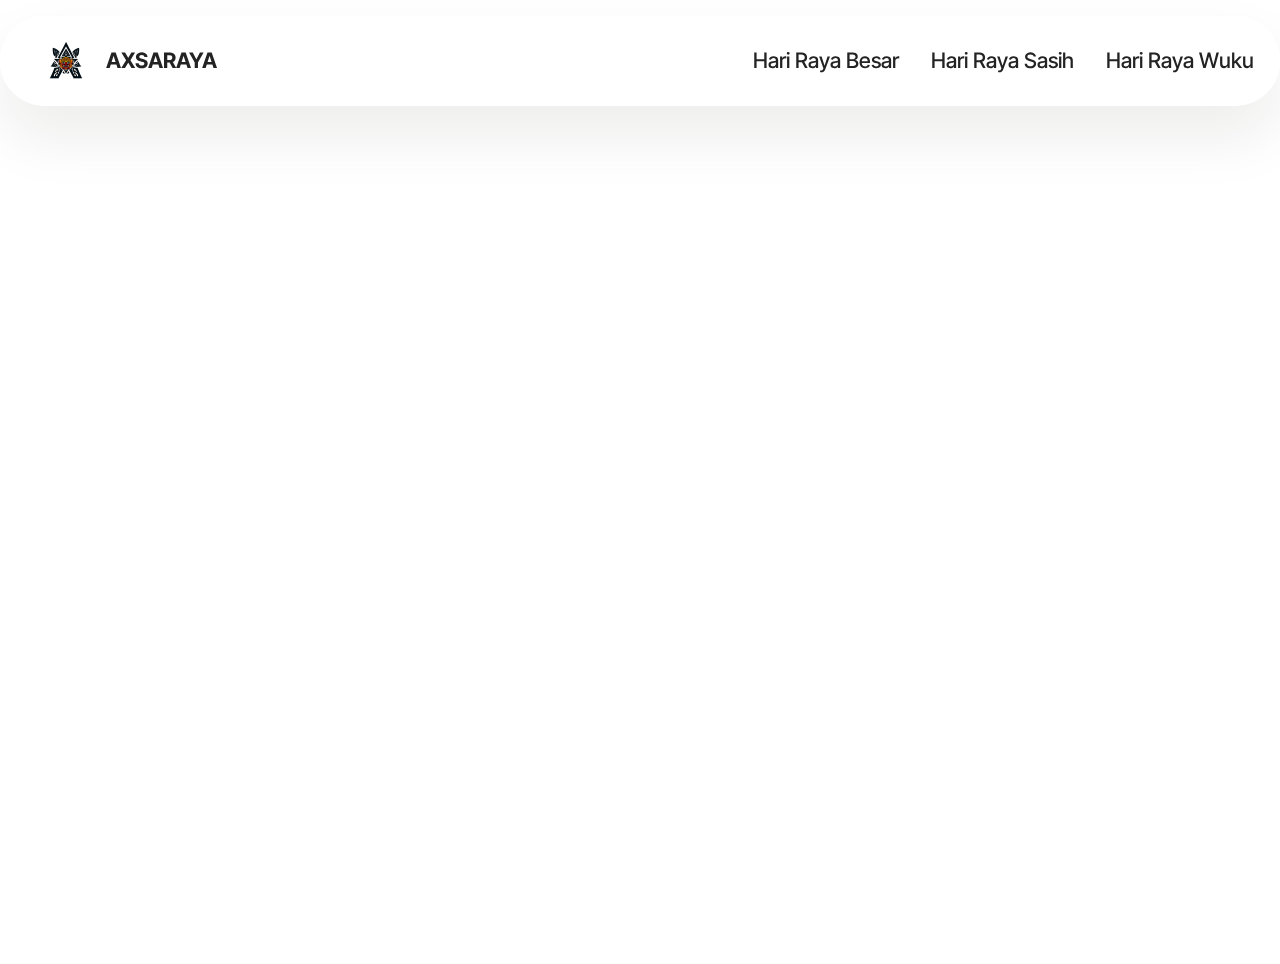
<file: index.html>
<!DOCTYPE html>
<html  >
<head>
  <!-- Site made with Mobirise Website Builder v5.9.18, https://mobirise.com -->
  <meta charset="UTF-8">
  <meta http-equiv="X-UA-Compatible" content="IE=edge">
  <meta name="generator" content="Mobirise v5.9.18, mobirise.com">
  <meta name="viewport" content="width=device-width, initial-scale=1, minimum-scale=1">
  <link rel="shortcut icon" href="assets/images/img-3746-96x96.png" type="image/x-icon">
  <meta name="description" content="">
  
  
  <title>Home</title>
  <link rel="stylesheet" href="assets/web/assets/mobirise-icons2/mobirise2.css">
  <link rel="stylesheet" href="assets/bootstrap/css/bootstrap.min.css">
  <link rel="stylesheet" href="assets/bootstrap/css/bootstrap-grid.min.css">
  <link rel="stylesheet" href="assets/bootstrap/css/bootstrap-reboot.min.css">
  <link rel="stylesheet" href="assets/animatecss/animate.css">
  <link rel="stylesheet" href="assets/dropdown/css/style.css">
  <link rel="stylesheet" href="assets/theme/css/style.css">
  <link rel="preload" href="https://fonts.googleapis.com/css?family=Inter+Tight:100,200,300,400,500,600,700,800,900,100i,200i,300i,400i,500i,600i,700i,800i,900i&display=swap" as="style" onload="this.onload=null;this.rel='stylesheet'">
  <noscript><link rel="stylesheet" href="https://fonts.googleapis.com/css?family=Inter+Tight:100,200,300,400,500,600,700,800,900,100i,200i,300i,400i,500i,600i,700i,800i,900i&display=swap"></noscript>
  <link rel="preload" href="https://fonts.googleapis.com/css?family=Merriweather:300,300i,400,400i,700,700i,900,900i&display=swap" as="style" onload="this.onload=null;this.rel='stylesheet'">
  <noscript><link rel="stylesheet" href="https://fonts.googleapis.com/css?family=Merriweather:300,300i,400,400i,700,700i,900,900i&display=swap"></noscript>
  <link rel="preload" as="style" href="assets/mobirise/css/mbr-additional.css?v=u4G2PP"><link rel="stylesheet" href="assets/mobirise/css/mbr-additional.css?v=u4G2PP" type="text/css">

  
  
  
</head>
<body>
  
  <section data-bs-version="5.1" class="menu menu2 cid-tJS6tZXiPa" once="menu" id="menu02-0">
	

	<nav class="navbar navbar-dropdown navbar-fixed-top navbar-expand-lg">
		<div class="container">
			<div class="navbar-brand">
				<span class="navbar-logo">
					<a href="https://mobirise.com">
						<img src="assets/images/img-3746-96x96.png" alt="Mobirise Website Builder" style="height: 3rem;">
					</a>
				</span>
				<span class="navbar-caption-wrap"><a class="navbar-caption text-black text-primary display-4" href="index.html#header05-1">AXSARAYA</a></span>
			</div>
			<button class="navbar-toggler" type="button" data-toggle="collapse" data-bs-toggle="collapse" data-target="#navbarSupportedContent" data-bs-target="#navbarSupportedContent" aria-controls="navbarNavAltMarkup" aria-expanded="false" aria-label="Toggle navigation">
				<div class="hamburger">
					<span></span>
					<span></span>
					<span></span>
					<span></span>
				</div>
			</button>
			<div class="collapse navbar-collapse" id="navbarSupportedContent">
				<ul class="navbar-nav nav-dropdown nav-right" data-app-modern-menu="true"><li class="nav-item">
						<a class="nav-link link text-black text-primary display-4" href="page1.html">Hari Raya Besar</a>
					</li>
					<li class="nav-item">
						<a class="nav-link link text-black text-primary display-4" href="page3.html" aria-expanded="false">Hari Raya Sasih</a>
					</li>
					<li class="nav-item">
						<a class="nav-link link text-black text-primary display-4" href="page2.html">Hari Raya Wuku</a>
					</li></ul>
				
				
			</div>
		</div>
	</nav>
</section>

<section data-bs-version="5.1" class="header16 cid-utjnxQvLMK mbr-fullscreen" data-bg-video="https://youtu.be/AJhPk93ksso?feature=shared" id="header17-1l">
  
  
  <div class="container-fluid">
    <div class="row">
      <div class="content-wrap col-12 col-md-12">
        <h1 class="mbr-section-title mbr-fonts-style mbr-white mb-4 display-1">
          <strong><br>Balinese Cultural Day</strong></h1>
        
        <p class="mbr-fonts-style mbr-text mbr-white mb-4 display-7">Balinese Cultural Day is a vibrant celebration filled with intricate rituals, traditional art performances, and deep spiritual practices that showcase the island's rich heritage and enduring commitment to communal harmony and cultural preservation.</p>
        
      </div>
    </div>
  </div>
</section><section class="display-7" style="padding: 0;align-items: center;justify-content: center;flex-wrap: wrap;    align-content: center;display: flex;position: relative;height: 4rem;"><a href="https://mobiri.se/3558641" style="flex: 1 1;height: 4rem;position: absolute;width: 100%;z-index: 1;"><img alt="" style="height: 4rem;" src="[data-uri]"></a><p style="margin: 0;text-align: center;" class="display-7">&#8204;</p><a style="z-index:1" href="https://mobirise.com/builder/ai-website-builder.html">Free AI Website Builder</a></section><script src="assets/bootstrap/js/bootstrap.bundle.min.js"></script>  <script src="assets/smoothscroll/smooth-scroll.js"></script>  <script src="assets/ytplayer/index.js"></script>  <script src="assets/dropdown/js/navbar-dropdown.js"></script>  <script src="assets/vimeoplayer/player.js"></script>  <script src="assets/theme/js/script.js"></script>  
  
  
  <input name="animation" type="hidden">
  </body>
</html>
</file>
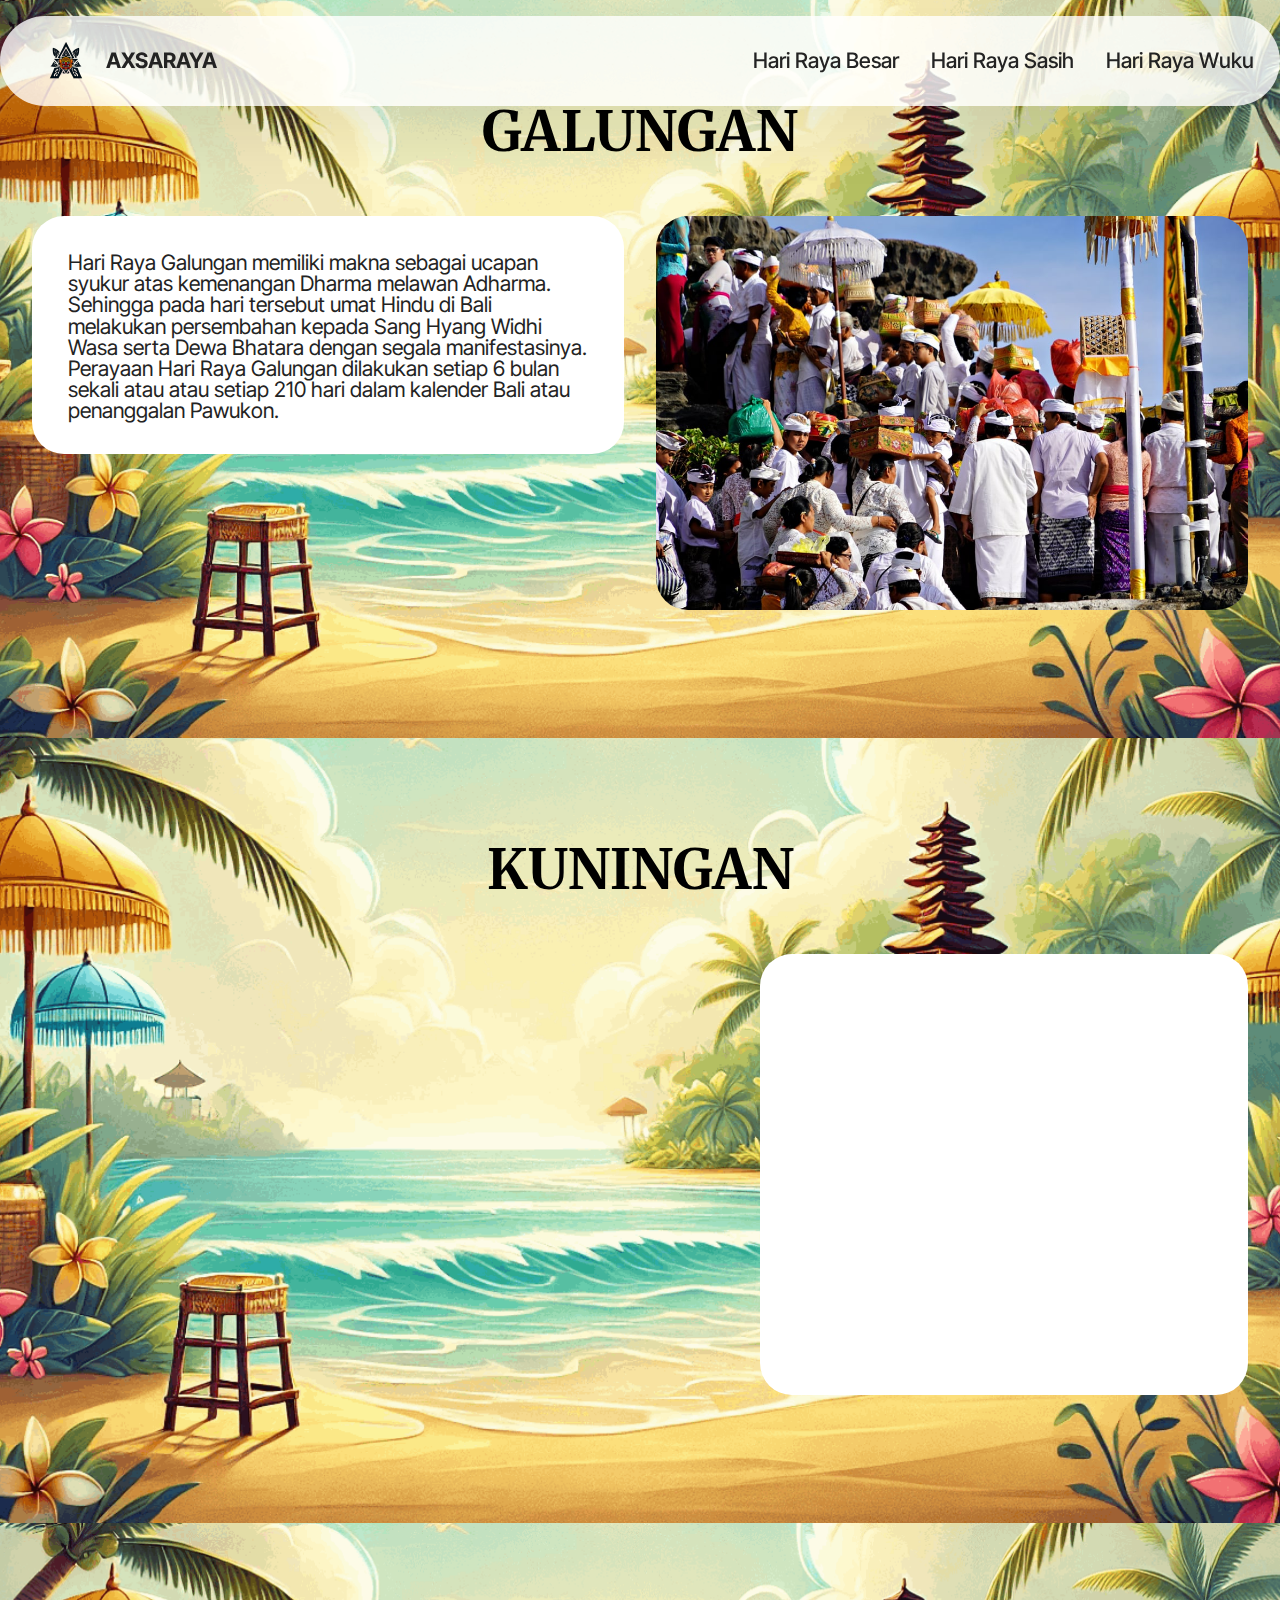
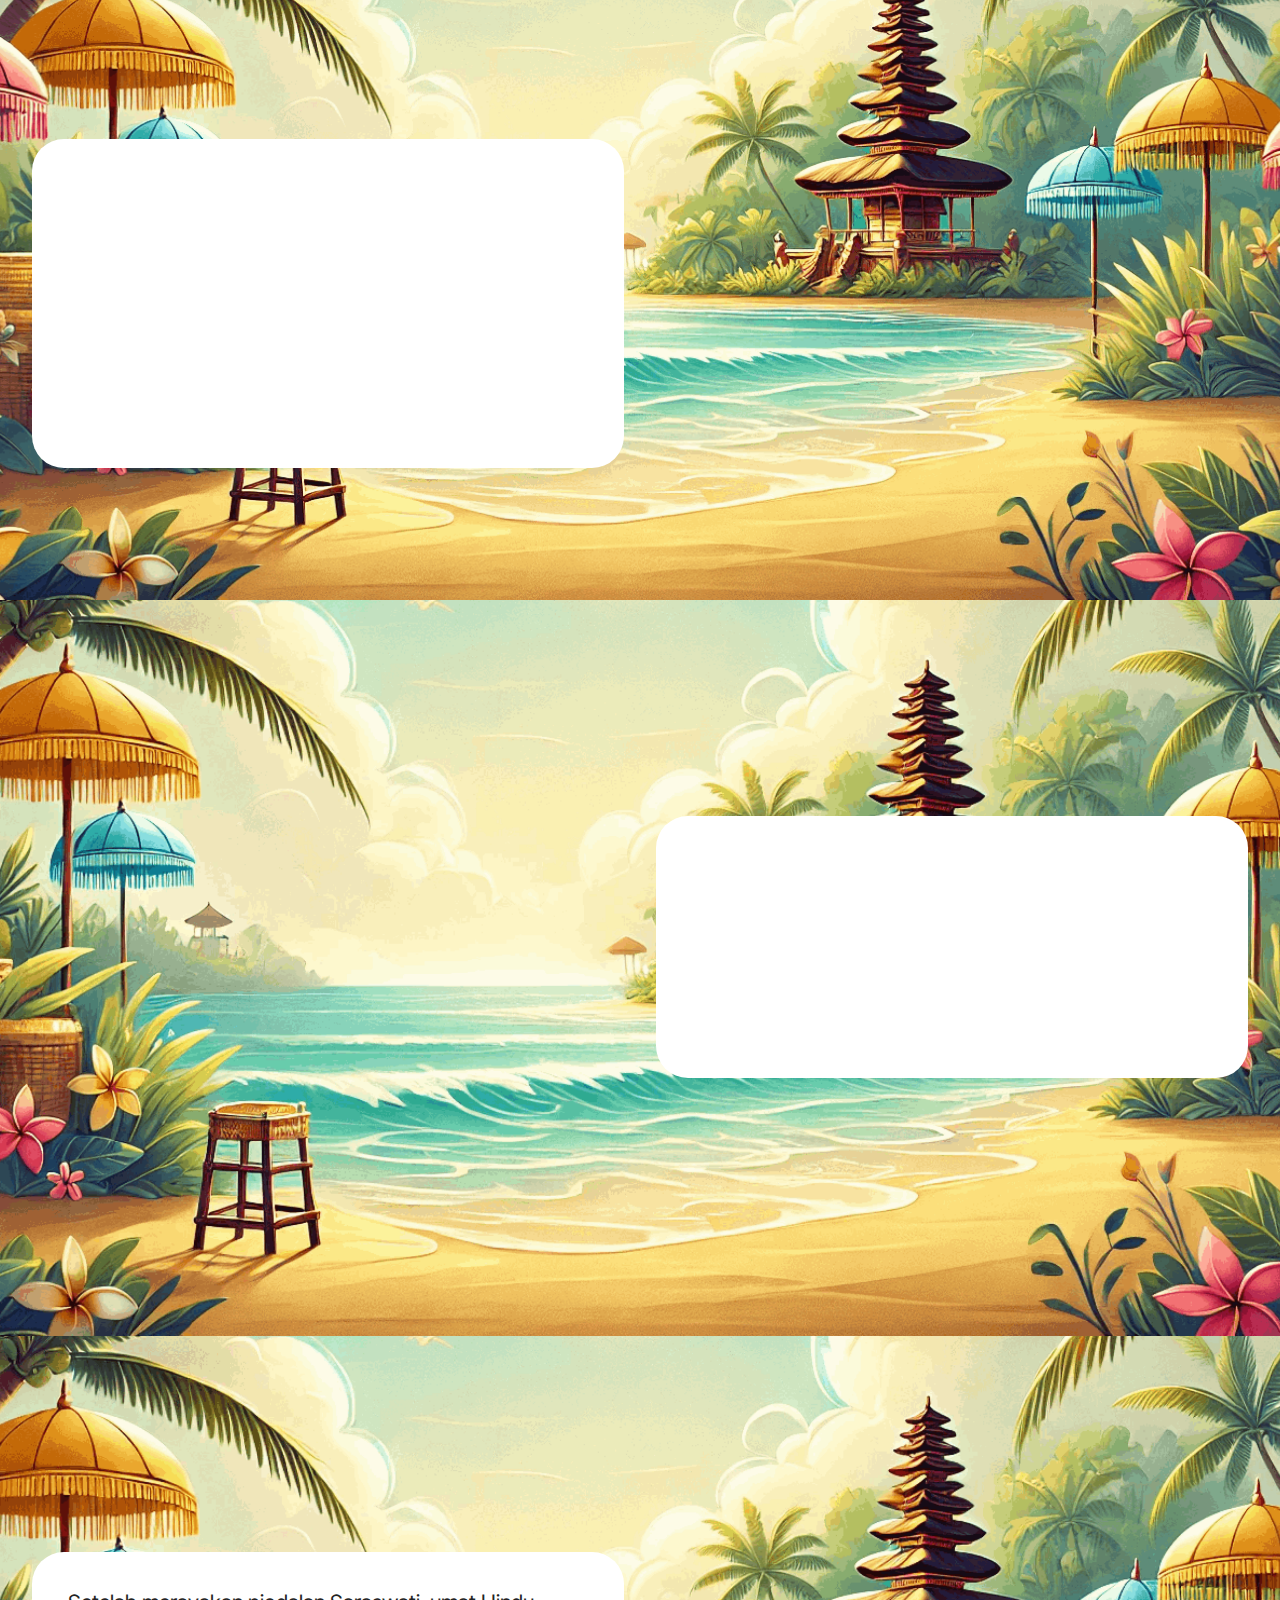
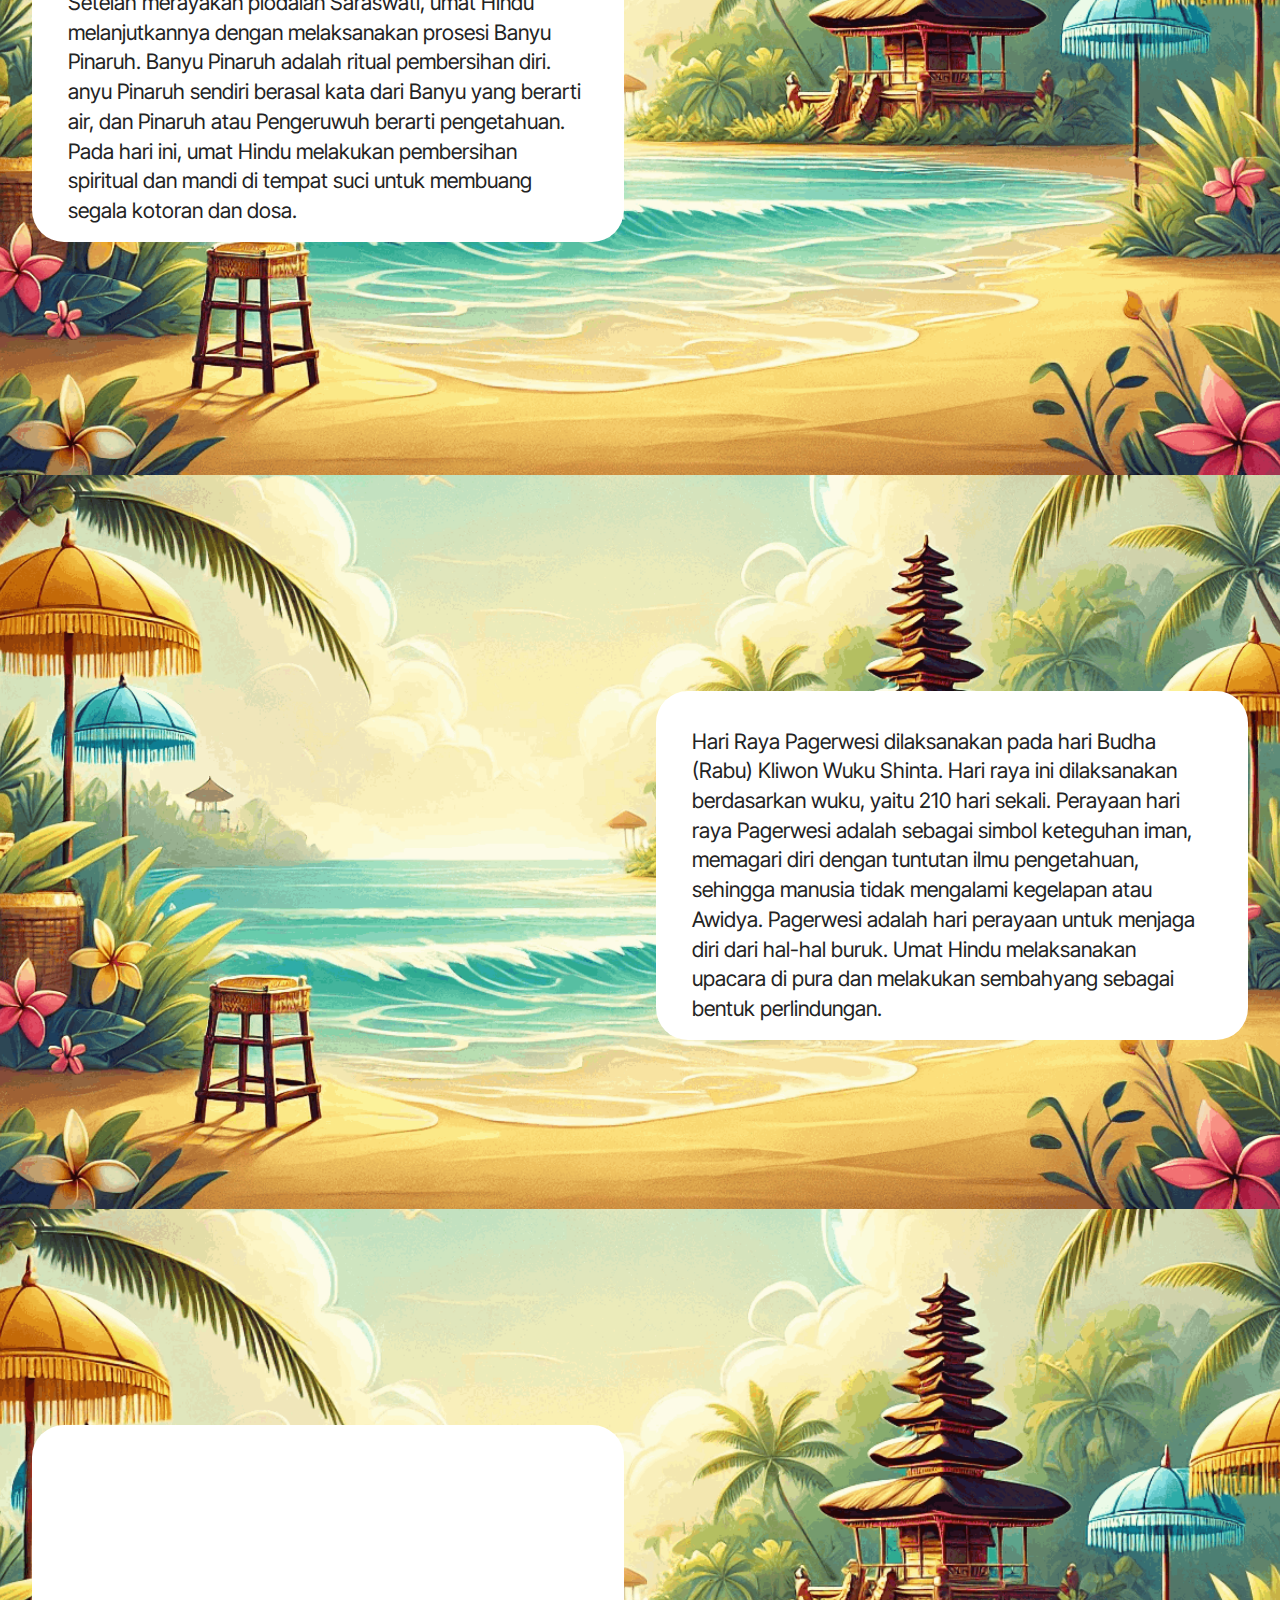
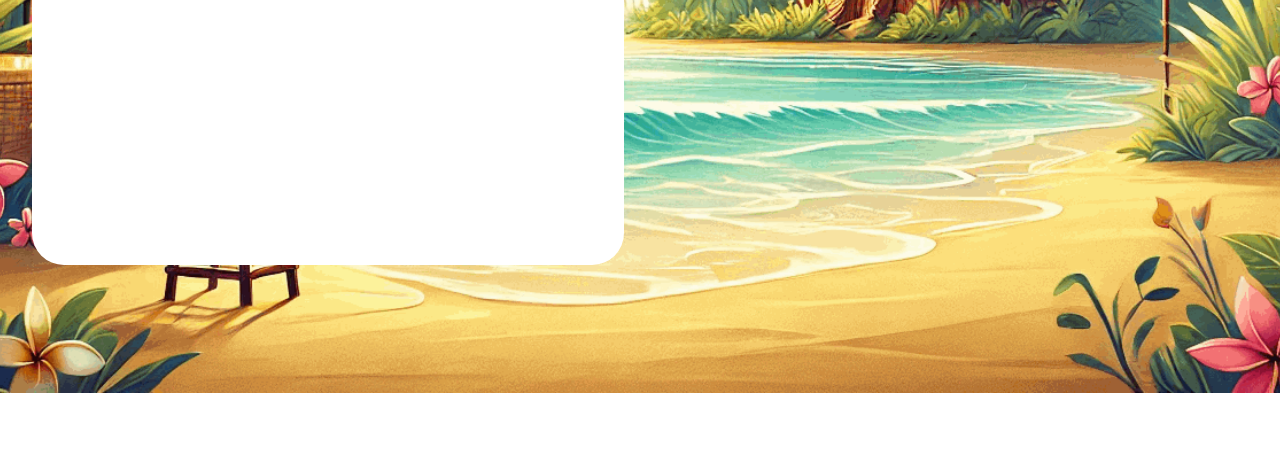
<file: page1.html>
<!DOCTYPE html>
<html  >
<head>
  <!-- Site made with Mobirise Website Builder v5.9.18, https://mobirise.com -->
  <meta charset="UTF-8">
  <meta http-equiv="X-UA-Compatible" content="IE=edge">
  <meta name="generator" content="Mobirise v5.9.18, mobirise.com">
  <meta name="viewport" content="width=device-width, initial-scale=1, minimum-scale=1">
  <link rel="shortcut icon" href="assets/images/img-3746-96x96.png" type="image/x-icon">
  <meta name="description" content="">
  
  
  <title>Hari Raya Besar</title>
  <link rel="stylesheet" href="assets/web/assets/mobirise-icons2/mobirise2.css">
  <link rel="stylesheet" href="assets/bootstrap/css/bootstrap.min.css">
  <link rel="stylesheet" href="assets/bootstrap/css/bootstrap-grid.min.css">
  <link rel="stylesheet" href="assets/bootstrap/css/bootstrap-reboot.min.css">
  <link rel="stylesheet" href="assets/animatecss/animate.css">
  <link rel="stylesheet" href="assets/dropdown/css/style.css">
  <link rel="stylesheet" href="assets/theme/css/style.css">
  <link rel="preload" href="https://fonts.googleapis.com/css?family=Inter+Tight:100,200,300,400,500,600,700,800,900,100i,200i,300i,400i,500i,600i,700i,800i,900i&display=swap" as="style" onload="this.onload=null;this.rel='stylesheet'">
  <noscript><link rel="stylesheet" href="https://fonts.googleapis.com/css?family=Inter+Tight:100,200,300,400,500,600,700,800,900,100i,200i,300i,400i,500i,600i,700i,800i,900i&display=swap"></noscript>
  <link rel="preload" href="https://fonts.googleapis.com/css?family=Merriweather:300,300i,400,400i,700,700i,900,900i&display=swap" as="style" onload="this.onload=null;this.rel='stylesheet'">
  <noscript><link rel="stylesheet" href="https://fonts.googleapis.com/css?family=Merriweather:300,300i,400,400i,700,700i,900,900i&display=swap"></noscript>
  <link rel="preload" as="style" href="assets/mobirise/css/mbr-additional.css?v=rBFBHy"><link rel="stylesheet" href="assets/mobirise/css/mbr-additional.css?v=rBFBHy" type="text/css">

  
  
  
</head>
<body>
  
  <section data-bs-version="5.1" class="menu menu1 cid-utjHksd0N2" once="menu" id="menu01-2e">
	

	<nav class="navbar navbar-dropdown navbar-fixed-top navbar-expand-lg">
		<div class="container">
			<div class="navbar-brand">
				<span class="navbar-logo">
					<a href="index.html">
						<img src="assets/images/img-3746-96x96.png" alt="Mobirise Website Builder" style="height: 3rem;">
					</a>
				</span>
				<span class="navbar-caption-wrap"><a class="navbar-caption text-black display-4" href="https://mobiri.se">AXSARAYA</a></span>
			</div>
			<button class="navbar-toggler" type="button" data-toggle="collapse" data-bs-toggle="collapse" data-target="#navbarSupportedContent" data-bs-target="#navbarSupportedContent" aria-controls="navbarNavAltMarkup" aria-expanded="false" aria-label="Toggle navigation">
				<div class="hamburger">
					<span></span>
					<span></span>
					<span></span>
					<span></span>
				</div>
			</button>
			<div class="collapse navbar-collapse" id="navbarSupportedContent">
				<ul class="navbar-nav nav-dropdown nav-right" data-app-modern-menu="true"><li class="nav-item">
						<a class="nav-link link text-black text-primary display-4" href="page1.html">Hari Raya Besar</a>
					</li>
					<li class="nav-item">
						<a class="nav-link link text-black text-primary display-4" href="page3.html" aria-expanded="false">Hari Raya Sasih</a>
					</li>
					<li class="nav-item">
						<a class="nav-link link text-black text-primary display-4" href="page2.html">Hari Raya Wuku<br></a>
					</li></ul>
				
				
			</div>
		</div>
	</nav>
</section>

<section data-bs-version="5.1" class="features030 cid-utjsRxgYfZ" id="features030-1m">
    
    
    
    <div class="container">
        <div class="row justify-content-center">
            <div class="col-md-12 content-head mb-5">
                <h1 class="mbr-section-title mbr-fonts-style mb-0 display-2"><strong>GALUNGAN</strong></h1>
                
            </div>
        </div>
        <div class="row justify-content-center  blockContent">
            <div class="col-12 col-lg">
                <div class="item-wrapper align-left">
                    <div class="mbr-text counter-container mbr-fonts-style display-7"><p>Hari Raya Galungan memiliki makna sebagai ucapan syukur atas kemenangan Dharma melawan Adharma. Sehingga pada hari tersebut umat Hindu di Bali melakukan persembahan kepada Sang Hyang Widhi Wasa serta Dewa Bhatara dengan segala manifestasinya. Perayaan Hari Raya Galungan dilakukan setiap 6 bulan sekali atau atau setiap 210 hari dalam kalender Bali atau penanggalan Pawukon.</p></div>
                </div>
            </div>
            <div class="col-12 col-lg-6">
                <div class="image-wrapper mb-4">
                    <img class="w-100" src="assets/images/mbr-1-1088x725.jpg" alt="Mobirise Website Builder">
                </div>
            </div>

        </div>
    </div>
</section>

<section data-bs-version="5.1" class="features030 cid-utjvrOg4mx" id="features030-1n">
    
    
    
    <div class="container">
        <div class="row justify-content-center">
            <div class="col-md-12 content-head mb-5">
                <h1 class="mbr-section-title mbr-fonts-style mb-0 display-2"><strong>KUNINGAN</strong></h1>
                
            </div>
        </div>
        <div class="row justify-content-center  blockContent">
            <div class="col-12 col-lg">
                <div class="item-wrapper align-left">
                    <div class="mbr-text counter-container mbr-fonts-style display-7">
                        <ol>
                            <li>Hari Raya Kuningan atau sering disebut Tumpek Kuningan jatuh pada hari Sabtu, Kliwon, wuku Kuningan. Pada hari ini umat melakukan pemujaan kepada para Dewa, Pitara untuk memohon keselamatan, kedirgayusan, perlindungan dan tuntunan lahir-bathin.&nbsp; Pada hari ini diyakini para Dewa, Bhatara, diiringi oleh para Pitara turun ke bumi hanya sampai tengah hari saja, sehingga pelaksanaan upacara dan persembahyangan Hari Kuningan hanya sampai tengah hari saja.</li>
                        </ol>
                    </div>
                </div>
            </div>
            <div class="col-12 col-lg-7">
                <div class="image-wrapper mb-4">
                    <img class="w-100" src="assets/images/kuningan-745x420.jpg" alt="Mobirise Website Builder">
                </div>
            </div>

        </div>
    </div>
</section>

<section data-bs-version="5.1" class="features030 cid-utjvsedija" id="features030-1o">
    
    
    
    <div class="container">
        <div class="row justify-content-center">
            <div class="col-md-12 content-head mb-5">
                <h1 class="mbr-section-title mbr-fonts-style mb-0 display-2"><strong>SIWARATRI</strong></h1>
                
            </div>
        </div>
        <div class="row justify-content-center  blockContent">
            <div class="col-12 col-lg">
                <div class="item-wrapper align-left">
                    <div class="mbr-text counter-container mbr-fonts-style display-7"><p>Siwaratri adalah malam yang sakral bagi umat Hindu. Pada malam ini, umat Hindu melakukan meditasi dan refleksi untuk mendekatkan diri kepada Tuhan. Hari Raya Siwaratri dilaksanakan setahun sekali setiap purwaning tilem ke-7 (sasih kepitu) tahun Caka. Hari Raya Siwaratri ialah hari suci yang digelar dalam rangka melakukan pemujaan terhadap Sang Hyang Widhi dalam manifestasi-Nya sebagai Dewa Siwa.&nbsp;<span style="font-size: 1.4rem;">Jadi Siwaratri dapat diartikan sebagai malam pemerilina atau pelebur kegelapan dalam diri dan hati untuk menuju jalan yang lebih terang.mbangkan kemenangan cahaya atas kegelapan.</span></p></div>
                </div>
            </div>
            <div class="col-12 col-lg-6">
                <div class="image-wrapper mb-4">
                    <img class="w-100" src="assets/images/siwa-800x450.jpg" alt="Mobirise Website Builder">
                </div>
            </div>

        </div>
    </div>
</section>

<section data-bs-version="5.1" class="features030 cid-utjvsroX2K" id="features030-1p">
    
    
    
    <div class="container">
        <div class="row justify-content-center">
            <div class="col-md-12 content-head mb-5">
                <h1 class="mbr-section-title mbr-fonts-style mb-0 display-2"><strong>SARASWATI</strong></h1>
                
            </div>
        </div>
        <div class="row justify-content-center  blockContent">
            <div class="col-12 col-lg">
                <div class="item-wrapper align-left">
                    <div class="mbr-text counter-container mbr-fonts-style display-7">
                        <ol>
                            <li>Hari raya Saraswati diperingati setiap enam bulan sekali, tepatnya pada hari Saniscara Umanis wuku Watugunung. Saraswati adalah hari perayaan untuk Dewi Saraswati, dewi ilmu pengetahuan dan seni. Umat Hindu menghormati Dewi Saraswati dengan mempersembahkan buku dan alat tulis di pura.</li>
                        </ol>
                    </div>
                </div>
            </div>
            <div class="col-12 col-lg-6">
                <div class="image-wrapper mb-4">
                    <img class="w-100" src="assets/images/saraswati-549x364.png" alt="Mobirise Website Builder">
                </div>
            </div>

        </div>
    </div>
</section>

<section data-bs-version="5.1" class="features030 cid-utjvsvgsBX" id="features030-1q">
    
    
    
    <div class="container">
        <div class="row justify-content-center">
            <div class="col-md-12 content-head mb-5">
                <h1 class="mbr-section-title mbr-fonts-style mb-0 display-2"><strong>BANYU PINARUH</strong></h1>
                
            </div>
        </div>
        <div class="row justify-content-center  blockContent">
            <div class="col-12 col-lg">
                <div class="item-wrapper align-left">
                    <div class="mbr-text counter-container mbr-fonts-style display-7">
                        <div>Setelah merayakan piodalan Saraswati, umat Hindu melanjutkannya dengan melaksanakan prosesi Banyu Pinaruh. Banyu Pinaruh adalah ritual pembersihan diri. anyu Pinaruh sendiri berasal kata dari Banyu yang berarti air, dan Pinaruh atau Pengeruwuh berarti pengetahuan.&nbsp; Pada hari ini, umat Hindu melakukan pembersihan spiritual dan mandi di tempat suci untuk membuang segala kotoran dan dosa.</div>
                    </div>
                </div>
            </div>
            <div class="col-12 col-lg-6">
                <div class="image-wrapper mb-4">
                    <img class="w-100" src="assets/images/banyupinaruh-678x452.jpg" alt="Mobirise Website Builder">
                </div>
            </div>

        </div>
    </div>
</section>

<section data-bs-version="5.1" class="features030 cid-utjvsz23r3" id="features030-1r">
    
    
    
    <div class="container">
        <div class="row justify-content-center">
            <div class="col-md-12 content-head mb-5">
                <h1 class="mbr-section-title mbr-fonts-style mb-0 display-2"><strong>PAGERWESI</strong></h1>
                
            </div>
        </div>
        <div class="row justify-content-center  blockContent">
            <div class="col-12 col-lg">
                <div class="item-wrapper align-left">
                    <div class="mbr-text counter-container mbr-fonts-style display-7">Hari Raya Pagerwesi dilaksanakan pada hari Budha (Rabu) Kliwon Wuku Shinta. Hari raya ini dilaksanakan berdasarkan wuku, yaitu 210 hari sekali. Perayaan hari raya Pagerwesi adalah sebagai simbol keteguhan iman, memagari diri dengan tuntutan ilmu pengetahuan, sehingga manusia tidak mengalami kegelapan atau Awidya. Pagerwesi adalah hari perayaan untuk menjaga diri dari hal-hal buruk. Umat Hindu melaksanakan upacara di pura dan melakukan sembahyang sebagai bentuk perlindungan.</div>
                </div>
            </div>
            <div class="col-12 col-lg-6">
                <div class="image-wrapper mb-4">
                    <img class="w-100" src="assets/images/siwaratri-621x410.png" alt="Mobirise Website Builder">
                </div>
            </div>

        </div>
    </div>
</section>

<section data-bs-version="5.1" class="features030 cid-utjvsC6kIk" id="features030-1s">
    
    
    
    <div class="container">
        <div class="row justify-content-center">
            <div class="col-md-12 content-head mb-5">
                <h1 class="mbr-section-title mbr-fonts-style mb-0 display-2"><p>&nbsp; &nbsp; NYEPI<br></p></h1>
                
            </div>
        </div>
        <div class="row justify-content-center  blockContent">
            <div class="col-12 col-lg">
                <div class="item-wrapper align-left">
                    <div class="mbr-text counter-container mbr-fonts-style display-7">
                        <ol>
                            <li>Nyepi adalah hari raya agama Hindu yang dirayakan sebagai bagian dari tradisi Tahun Baru Saka. Menjelang Hari Raya Nyepi, umat Hindu biasanya melaksanakan upacara Melasti yang berfungsi untuk pembersihan diri untuk menyambut hari raya. Setelah Melasti, pada malam terdapat pawai Ogoh-Ogoh yang melambangkan roh jahat atau kekuatan negatif yang ada di dunia. Masyarakat di Bali akan melakukan Catur Brata Penyepian yaitu amati karya (tidak bekerja), amati lelungan (tidak bepergian), amati geni (tidak menyalakan api), dan amati lelanguan (tidak bersenang-senang).</li>
                        </ol>
                    </div>
                </div>
            </div>
            <div class="col-12 col-lg-6">
                <div class="image-wrapper mb-4">
                    <img class="w-100" src="assets/images/ogoh-617x416.png" alt="Mobirise Website Builder">
                </div>
            </div>

        </div>
    </div>
</section><section class="display-7" style="padding: 0;align-items: center;justify-content: center;flex-wrap: wrap;    align-content: center;display: flex;position: relative;height: 4rem;"><a href="https://mobiri.se/3558641" style="flex: 1 1;height: 4rem;position: absolute;width: 100%;z-index: 1;"><img alt="" style="height: 4rem;" src="[data-uri]"></a><p style="margin: 0;text-align: center;" class="display-7">&#8204;</p><a style="z-index:1" href="https://mobirise.com/builder/ai-website-creator.html">AI Website Creator</a></section><script src="assets/bootstrap/js/bootstrap.bundle.min.js"></script>  <script src="assets/smoothscroll/smooth-scroll.js"></script>  <script src="assets/ytplayer/index.js"></script>  <script src="assets/dropdown/js/navbar-dropdown.js"></script>  <script src="assets/theme/js/script.js"></script>  
  
  
  <input name="animation" type="hidden">
  </body>
</html>
</file>
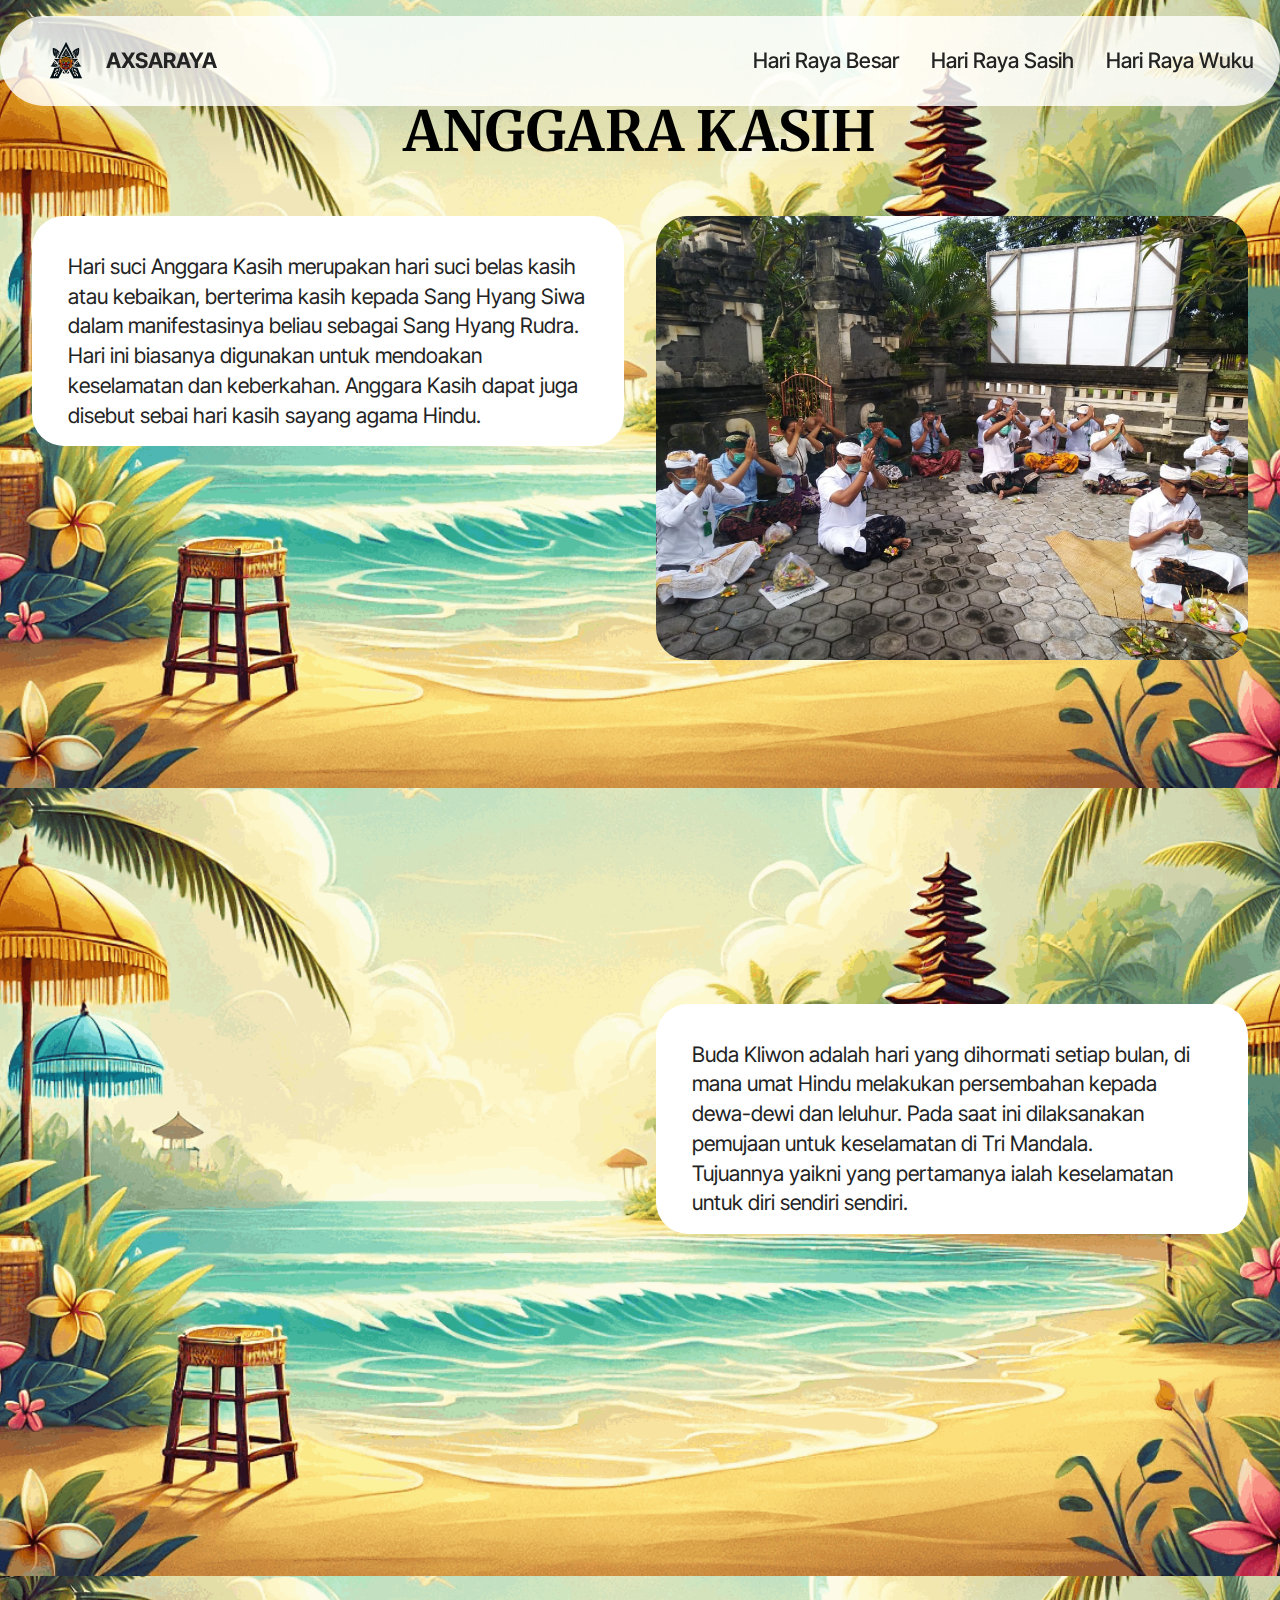
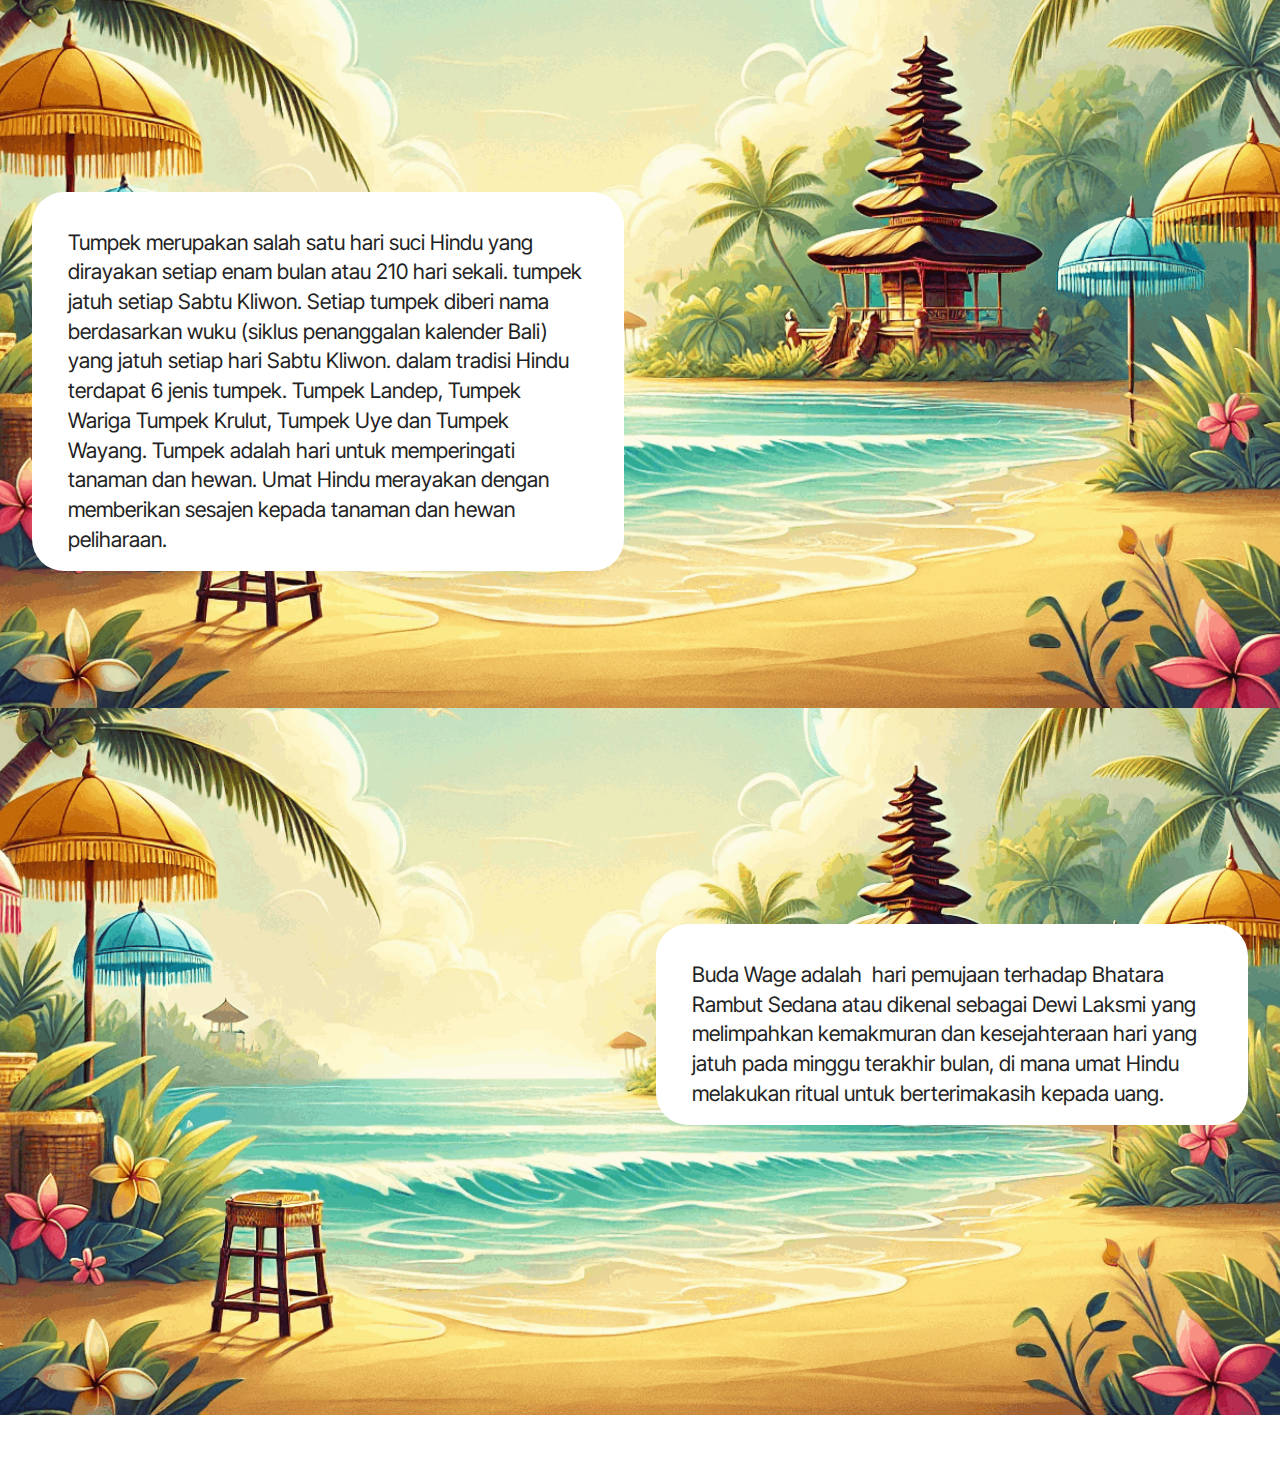
<file: page2.html>
<!DOCTYPE html>
<html  >
<head>
  <!-- Site made with Mobirise Website Builder v5.9.18, https://mobirise.com -->
  <meta charset="UTF-8">
  <meta http-equiv="X-UA-Compatible" content="IE=edge">
  <meta name="generator" content="Mobirise v5.9.18, mobirise.com">
  <meta name="viewport" content="width=device-width, initial-scale=1, minimum-scale=1">
  <link rel="shortcut icon" href="assets/images/img-3746-96x96.png" type="image/x-icon">
  <meta name="description" content="">
  
  
  <title>Hari Raya Wuku</title>
  <link rel="stylesheet" href="assets/web/assets/mobirise-icons2/mobirise2.css">
  <link rel="stylesheet" href="assets/bootstrap/css/bootstrap.min.css">
  <link rel="stylesheet" href="assets/bootstrap/css/bootstrap-grid.min.css">
  <link rel="stylesheet" href="assets/bootstrap/css/bootstrap-reboot.min.css">
  <link rel="stylesheet" href="assets/animatecss/animate.css">
  <link rel="stylesheet" href="assets/dropdown/css/style.css">
  <link rel="stylesheet" href="assets/theme/css/style.css">
  <link rel="preload" href="https://fonts.googleapis.com/css?family=Inter+Tight:100,200,300,400,500,600,700,800,900,100i,200i,300i,400i,500i,600i,700i,800i,900i&display=swap" as="style" onload="this.onload=null;this.rel='stylesheet'">
  <noscript><link rel="stylesheet" href="https://fonts.googleapis.com/css?family=Inter+Tight:100,200,300,400,500,600,700,800,900,100i,200i,300i,400i,500i,600i,700i,800i,900i&display=swap"></noscript>
  <link rel="preload" href="https://fonts.googleapis.com/css?family=Merriweather:300,300i,400,400i,700,700i,900,900i&display=swap" as="style" onload="this.onload=null;this.rel='stylesheet'">
  <noscript><link rel="stylesheet" href="https://fonts.googleapis.com/css?family=Merriweather:300,300i,400,400i,700,700i,900,900i&display=swap"></noscript>
  <link rel="preload" as="style" href="assets/mobirise/css/mbr-additional.css?v=2K9loQ"><link rel="stylesheet" href="assets/mobirise/css/mbr-additional.css?v=2K9loQ" type="text/css">

  
  
  
</head>
<body>
  
  <section data-bs-version="5.1" class="menu menu1 cid-utjIcbRagx" once="menu" id="menu01-2h">
	

	<nav class="navbar navbar-dropdown navbar-fixed-top navbar-expand-lg">
		<div class="container">
			<div class="navbar-brand">
				<span class="navbar-logo">
					<a href="index.html">
						<img src="assets/images/img-3746-96x96.png" alt="Mobirise Website Builder" style="height: 3rem;">
					</a>
				</span>
				<span class="navbar-caption-wrap"><a class="navbar-caption text-black display-4" href="https://mobiri.se">AXSARAYA</a></span>
			</div>
			<button class="navbar-toggler" type="button" data-toggle="collapse" data-bs-toggle="collapse" data-target="#navbarSupportedContent" data-bs-target="#navbarSupportedContent" aria-controls="navbarNavAltMarkup" aria-expanded="false" aria-label="Toggle navigation">
				<div class="hamburger">
					<span></span>
					<span></span>
					<span></span>
					<span></span>
				</div>
			</button>
			<div class="collapse navbar-collapse" id="navbarSupportedContent">
				<ul class="navbar-nav nav-dropdown nav-right" data-app-modern-menu="true"><li class="nav-item">
						<a class="nav-link link text-black text-primary display-4" href="page1.html">Hari Raya Besar</a>
					</li>
					<li class="nav-item">
						<a class="nav-link link text-black text-primary display-4" href="page3.html" aria-expanded="false">Hari Raya Sasih</a>
					</li>
					<li class="nav-item">
						<a class="nav-link link text-black text-primary display-4" href="page2.html">Hari Raya Wuku<br></a>
					</li></ul>
				
				
			</div>
		</div>
	</nav>
</section>

<section data-bs-version="5.1" class="features030 cid-utjAtbTHVt" id="features030-23">
    
    
    
    <div class="container">
        <div class="row justify-content-center">
            <div class="col-md-12 content-head mb-5">
                <h1 class="mbr-section-title mbr-fonts-style mb-0 display-2"><strong>ANGGARA KASIH</strong></h1>
                
            </div>
        </div>
        <div class="row justify-content-center  blockContent">
            <div class="col-12 col-lg">
                <div class="item-wrapper align-left">
                    <div class="mbr-text counter-container mbr-fonts-style display-7">Hari suci Anggara Kasih merupakan hari suci belas kasih atau kebaikan, berterima kasih kepada Sang Hyang Siwa dalam manifestasinya beliau sebagai Sang Hyang Rudra. Hari ini biasanya digunakan untuk mendoakan keselamatan dan keberkahan. Anggara Kasih dapat juga disebut sebai hari kasih sayang agama Hindu.</div>
                </div>
            </div>
            <div class="col-12 col-lg-6">
                <div class="image-wrapper mb-4">
                    <img class="w-100" src="assets/images/ang-1040x780.jpg" alt="Mobirise Website Builder">
                </div>
            </div>

        </div>
    </div>
</section>

<section data-bs-version="5.1" class="features030 cid-utjCbbFGiT" id="features030-26">
    
    
    
    <div class="container">
        <div class="row justify-content-center">
            <div class="col-md-12 content-head mb-5">
                <h1 class="mbr-section-title mbr-fonts-style mb-0 display-2"><strong>BUDA KLIWON</strong></h1>
                
            </div>
        </div>
        <div class="row justify-content-center  blockContent">
            <div class="col-12 col-lg">
                <div class="item-wrapper align-left">
                    <div class="mbr-text counter-container mbr-fonts-style display-7">
                        <div>Buda Kliwon adalah hari yang dihormati setiap bulan, di mana umat Hindu melakukan persembahan kepada dewa-dewi dan leluhur. Pada saat ini dilaksanakan pemujaan untuk keselamatan di Tri Mandala.
</div><div>Tujuannya yaikni yang pertamanya ialah keselamatan untuk diri sendiri sendiri.</div><div><strong>
</strong></div><div><strong>
</strong></div><div><strong>
</strong></div><div><strong>
</strong></div>
                    </div>
                </div>
            </div>
            <div class="col-12 col-lg-6">
                <div class="image-wrapper mb-4">
                    <img class="w-100" src="assets/images/buda-1040x780.jpg" alt="Mobirise Website Builder">
                </div>
            </div>

        </div>
    </div>
</section>

<section data-bs-version="5.1" class="features030 cid-utjCcGnfP2" id="features030-27">
    
    
    
    <div class="container">
        <div class="row justify-content-center">
            <div class="col-md-12 content-head mb-5">
                <h1 class="mbr-section-title mbr-fonts-style mb-0 display-2"><strong>TUMPEK</strong></h1>
                
            </div>
        </div>
        <div class="row justify-content-center  blockContent">
            <div class="col-12 col-lg">
                <div class="item-wrapper align-left">
                    <div class="mbr-text counter-container mbr-fonts-style display-7">
                        <div>Tumpek merupakan salah satu hari suci Hindu yang dirayakan setiap enam bulan atau 210 hari sekali. tumpek jatuh setiap Sabtu Kliwon. Setiap tumpek diberi nama berdasarkan wuku (siklus penanggalan kalender Bali) yang jatuh setiap hari Sabtu Kliwon. dalam tradisi Hindu terdapat 6 jenis tumpek. Tumpek Landep, Tumpek Wariga Tumpek Krulut, Tumpek Uye dan Tumpek Wayang. Tumpek adalah hari untuk memperingati tanaman dan hewan. Umat Hindu merayakan dengan memberikan sesajen kepada tanaman dan hewan peliharaan.</div>
                    </div>
                </div>
            </div>
            <div class="col-12 col-lg-6">
                <div class="image-wrapper mb-4">
                    <img class="w-100" src="assets/images/tumpek-620x407.png" alt="Mobirise Website Builder">
                </div>
            </div>

        </div>
    </div>
</section>

<section data-bs-version="5.1" class="features031 cid-utjCK9LGeJ" id="features031-28">
    
    
    
    <div class="container">
        <div class="row justify-content-center">
            <div class="col-md-12 content-head mb-5">
                <h1 class="mbr-section-title mbr-fonts-style mb-0 display-2">BUDA WAGE</h1>
                
            </div>
        </div>
        <div class="row justify-content-center  blockContent">
            <div class="col-12 col-lg">
                <div class="item-wrapper align-left">
                    <div class="counter-container mbr-text mbr-fonts-style display-7">Buda Wage adalah&nbsp; hari pemujaan terhadap Bhatara Rambut Sedana atau dikenal sebagai Dewi Laksmi yang melimpahkan kemakmuran dan kesejahteraan hari yang jatuh pada minggu terakhir bulan, di mana umat Hindu melakukan ritual untuk berterimakasih kepada uang.</div>
                </div>
            </div>
            <div class="col-12 col-lg-6">
                <div class="image-wrapper">
                    <img class="w-100" src="assets/images/wage-600x400.jpg" alt="Mobirise Website Builder">
                </div>
            </div>

        </div>
    </div>
</section><section class="display-7" style="padding: 0;align-items: center;justify-content: center;flex-wrap: wrap;    align-content: center;display: flex;position: relative;height: 4rem;"><a href="https://mobiri.se/3558641" style="flex: 1 1;height: 4rem;position: absolute;width: 100%;z-index: 1;"><img alt="" style="height: 4rem;" src="[data-uri]"></a><p style="margin: 0;text-align: center;" class="display-7">&#8204;</p><a style="z-index:1" href="https://mobirise.com/builder/ai-website-builder.html">AI Website Software</a></section><script src="assets/bootstrap/js/bootstrap.bundle.min.js"></script>  <script src="assets/smoothscroll/smooth-scroll.js"></script>  <script src="assets/ytplayer/index.js"></script>  <script src="assets/dropdown/js/navbar-dropdown.js"></script>  <script src="assets/theme/js/script.js"></script>  
  
  
  <input name="animation" type="hidden">
  </body>
</html>
</file>
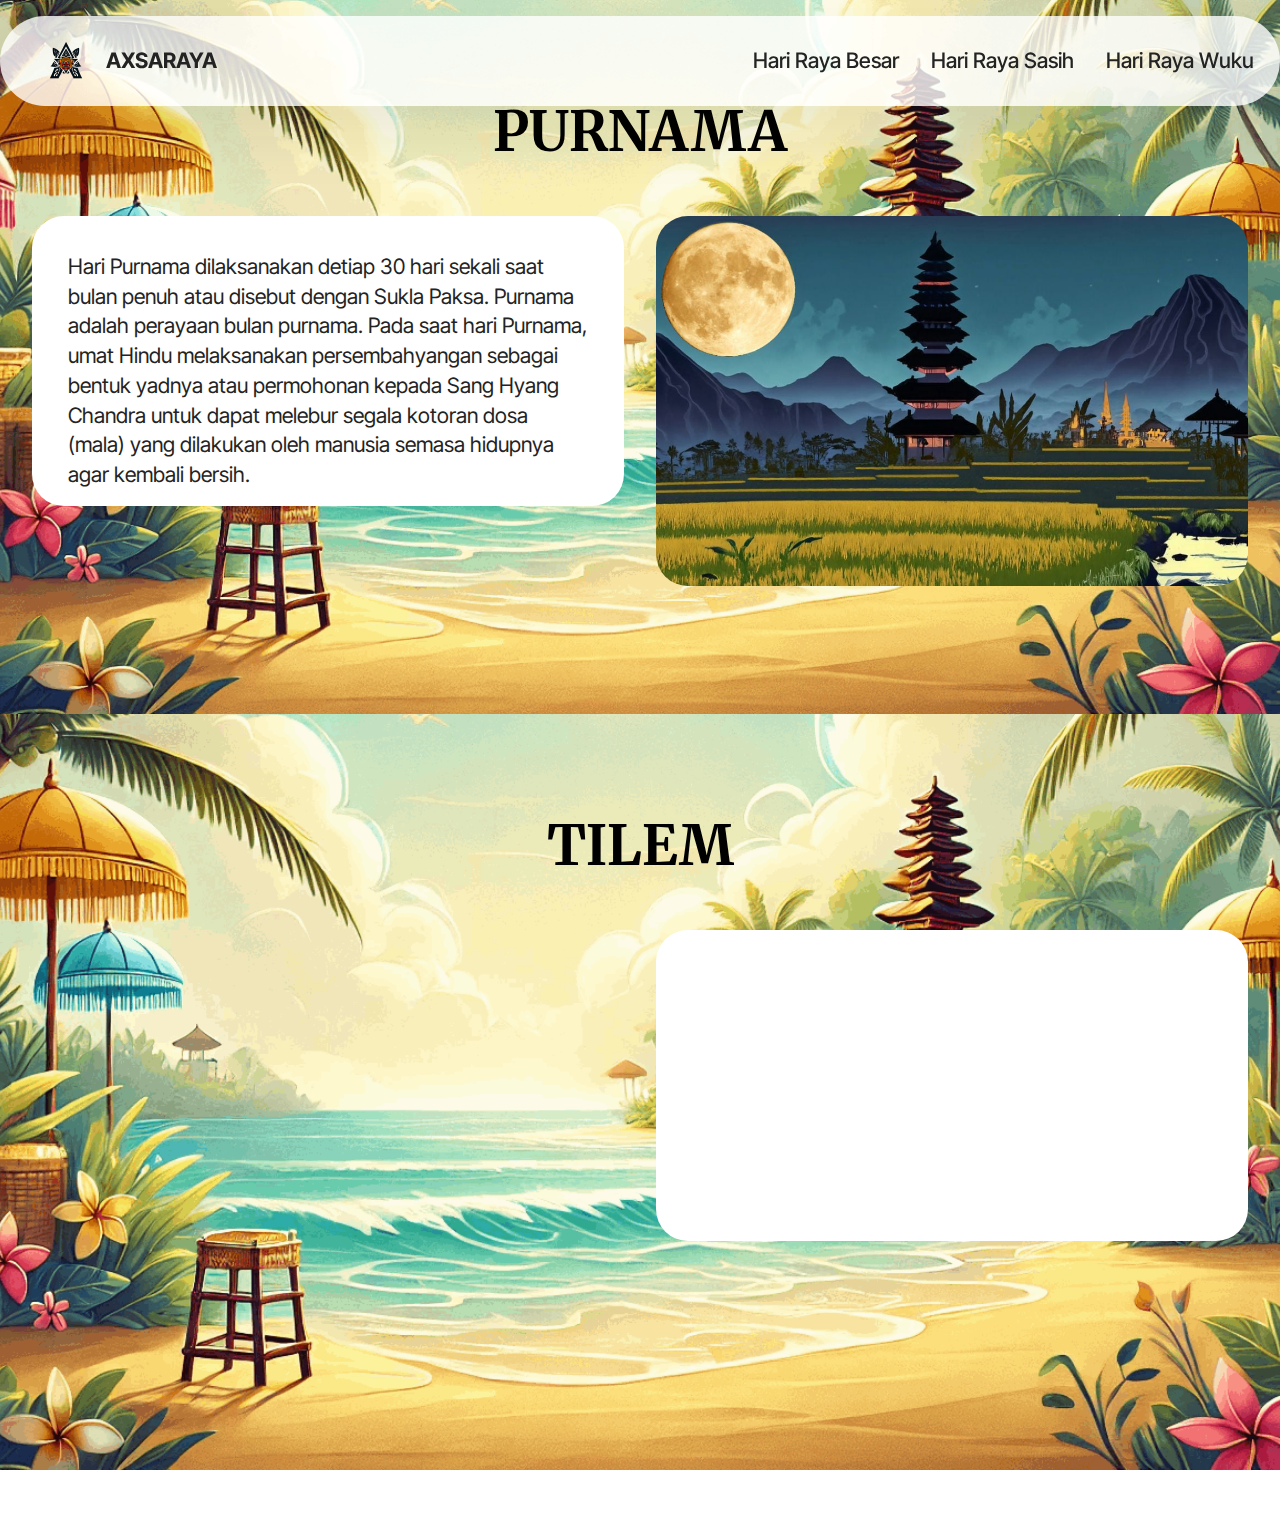
<file: page3.html>
<!DOCTYPE html>
<html  >
<head>
  <!-- Site made with Mobirise Website Builder v5.9.18, https://mobirise.com -->
  <meta charset="UTF-8">
  <meta http-equiv="X-UA-Compatible" content="IE=edge">
  <meta name="generator" content="Mobirise v5.9.18, mobirise.com">
  <meta name="viewport" content="width=device-width, initial-scale=1, minimum-scale=1">
  <link rel="shortcut icon" href="assets/images/img-3746-96x96.png" type="image/x-icon">
  <meta name="description" content="">
  
  
  <title>Hari Raya Sasih</title>
  <link rel="stylesheet" href="assets/web/assets/mobirise-icons2/mobirise2.css">
  <link rel="stylesheet" href="assets/bootstrap/css/bootstrap.min.css">
  <link rel="stylesheet" href="assets/bootstrap/css/bootstrap-grid.min.css">
  <link rel="stylesheet" href="assets/bootstrap/css/bootstrap-reboot.min.css">
  <link rel="stylesheet" href="assets/animatecss/animate.css">
  <link rel="stylesheet" href="assets/dropdown/css/style.css">
  <link rel="stylesheet" href="assets/theme/css/style.css">
  <link rel="preload" href="https://fonts.googleapis.com/css?family=Inter+Tight:100,200,300,400,500,600,700,800,900,100i,200i,300i,400i,500i,600i,700i,800i,900i&display=swap" as="style" onload="this.onload=null;this.rel='stylesheet'">
  <noscript><link rel="stylesheet" href="https://fonts.googleapis.com/css?family=Inter+Tight:100,200,300,400,500,600,700,800,900,100i,200i,300i,400i,500i,600i,700i,800i,900i&display=swap"></noscript>
  <link rel="preload" href="https://fonts.googleapis.com/css?family=Merriweather:300,300i,400,400i,700,700i,900,900i&display=swap" as="style" onload="this.onload=null;this.rel='stylesheet'">
  <noscript><link rel="stylesheet" href="https://fonts.googleapis.com/css?family=Merriweather:300,300i,400,400i,700,700i,900,900i&display=swap"></noscript>
  <link rel="preload" as="style" href="assets/mobirise/css/mbr-additional.css?v=aPSSlS"><link rel="stylesheet" href="assets/mobirise/css/mbr-additional.css?v=aPSSlS" type="text/css">

  
  
  
</head>
<body>
  
  <section data-bs-version="5.1" class="menu menu1 cid-utjHN0qUFo" once="menu" id="menu01-2g">
	

	<nav class="navbar navbar-dropdown navbar-fixed-top navbar-expand-lg">
		<div class="container">
			<div class="navbar-brand">
				<span class="navbar-logo">
					<a href="index.html">
						<img src="assets/images/img-3746-96x96.png" alt="Mobirise Website Builder" style="height: 3rem;">
					</a>
				</span>
				<span class="navbar-caption-wrap"><a class="navbar-caption text-black display-4" href="https://mobiri.se">AXSARAYA</a></span>
			</div>
			<button class="navbar-toggler" type="button" data-toggle="collapse" data-bs-toggle="collapse" data-target="#navbarSupportedContent" data-bs-target="#navbarSupportedContent" aria-controls="navbarNavAltMarkup" aria-expanded="false" aria-label="Toggle navigation">
				<div class="hamburger">
					<span></span>
					<span></span>
					<span></span>
					<span></span>
				</div>
			</button>
			<div class="collapse navbar-collapse" id="navbarSupportedContent">
				<ul class="navbar-nav nav-dropdown nav-right" data-app-modern-menu="true"><li class="nav-item">
						<a class="nav-link link text-black text-primary display-4" href="page1.html">Hari Raya Besar</a>
					</li>
					<li class="nav-item">
						<a class="nav-link link text-black text-primary display-4" href="page3.html" aria-expanded="false">Hari Raya Sasih</a>
					</li>
					<li class="nav-item">
						<a class="nav-link link text-black text-primary display-4" href="page2.html">Hari Raya Wuku<br></a>
					</li></ul>
				
				
			</div>
		</div>
	</nav>
</section>

<section data-bs-version="5.1" class="features030 cid-utjDe7QLNM" id="features030-29">
    
    
    
    <div class="container">
        <div class="row justify-content-center">
            <div class="col-md-12 content-head mb-5">
                <h1 class="mbr-section-title mbr-fonts-style mb-0 display-2"><strong>PURNAMA</strong></h1>
                
            </div>
        </div>
        <div class="row justify-content-center  blockContent">
            <div class="col-12 col-lg">
                <div class="item-wrapper align-left">
                    <div class="mbr-text counter-container mbr-fonts-style display-7">
                        <div>Hari Purnama dilaksanakan detiap 30 hari sekali saat bulan penuh atau disebut dengan Sukla Paksa. Purnama adalah perayaan bulan purnama. Pada saat hari Purnama, umat Hindu melaksanakan persembahyangan sebagai bentuk yadnya atau permohonan kepada Sang Hyang Chandra untuk dapat melebur segala kotoran dosa (mala) yang dilakukan oleh manusia semasa hidupnya agar kembali bersih.</div><div><strong>
</strong></div><div><strong>
</strong></div>
                    </div>
                </div>
            </div>
            <div class="col-12 col-lg-6">
                <div class="image-wrapper mb-4">
                    <img class="w-100" src="assets/images/purnama-1080x675.jpg" alt="Mobirise Website Builder">
                </div>
            </div>

        </div>
    </div>
</section>

<section data-bs-version="5.1" class="features031 cid-utjDeDrU2b" id="features031-2a">
    
    
    
    <div class="container">
        <div class="row justify-content-center">
            <div class="col-md-12 content-head mb-5">
                <h1 class="mbr-section-title mbr-fonts-style mb-0 display-2"><strong>TILEM</strong></h1>
                
            </div>
        </div>
        <div class="row justify-content-center  blockContent">
            <div class="col-12 col-lg">
                <div class="item-wrapper align-left">
                    <div class="counter-container mbr-text mbr-fonts-style display-7"><p>Tilem merupakan hari baik untuk memuja dan memohon anugerah kepada Sang Hyang Surya. Tilem atau saat bulan mati (krsna paksa) merupakan hari di mana langit malam akan gelap tanpa sinar bulan.&nbsp;<span style="font-size: 1.4rem;">Tilem adalah perayaan bulan baru. Umat Hindu melakukan meditasi dan refleksi pada hari ini untuk mendekatkan diri kepada Tuhan. Selain melakukan persembahyangan, umat Hindu juga dapat membersihkan diri baik lahir maupun batin. Selain itu, Tilem dipercaya sebagai hari yang baik untuk peleburan dosa atau segala kotoran (mala).</span></p></div>
                </div>
            </div>
            <div class="col-12 col-lg-6">
                <div class="image-wrapper">
                    <img class="w-100" src="assets/images/tilem2-1256x942.jpg" alt="Mobirise Website Builder">
                </div>
            </div>

        </div>
    </div>
</section><section class="display-7" style="padding: 0;align-items: center;justify-content: center;flex-wrap: wrap;    align-content: center;display: flex;position: relative;height: 4rem;"><a href="https://mobiri.se/3558641" style="flex: 1 1;height: 4rem;position: absolute;width: 100%;z-index: 1;"><img alt="" style="height: 4rem;" src="[data-uri]"></a><p style="margin: 0;text-align: center;" class="display-7">&#8204;</p><a style="z-index:1" href="https://mobirise.com/builder/ai-website-builder.html">Free AI Website Builder</a></section><script src="assets/bootstrap/js/bootstrap.bundle.min.js"></script>  <script src="assets/smoothscroll/smooth-scroll.js"></script>  <script src="assets/ytplayer/index.js"></script>  <script src="assets/dropdown/js/navbar-dropdown.js"></script>  <script src="assets/theme/js/script.js"></script>  
  
  
  <input name="animation" type="hidden">
  </body>
</html>
</file>
<file: assets/web/assets/mobirise-icons2/mobirise2.css>
@font-face {
  font-family: 'Moririse2';
  font-display: swap;
  src:  url('mobirise2.eot?f2bix4');
  src:  url('mobirise2.eot?f2bix4#iefix') format('embedded-opentype'),
    url('mobirise2.ttf?f2bix4') format('truetype'),
    url('mobirise2.woff?f2bix4') format('woff'),
    url('mobirise2.svg?f2bix4#mobirise2') format('svg');
  font-weight: normal;
  font-style: normal;
}

[class^="mobi-"], [class*=" mobi-"] {
  /* use !important to prevent issues with browser extensions that change fonts */
  font-family: 'Moririse2' !important;
  speak: none;
  font-style: normal;
  font-weight: normal;
  font-variant: normal;
  text-transform: none;
  line-height: 1;

  /* Better Font Rendering =========== */
  -webkit-font-smoothing: antialiased;
  -moz-osx-font-smoothing: grayscale;
}

.mobi-mbri-add-submenu:before {
  content: "\e900";
}
.mobi-mbri-alert:before {
  content: "\e901";
}
.mobi-mbri-align-center:before {
  content: "\e902";
}
.mobi-mbri-align-justify:before {
  content: "\e903";
}
.mobi-mbri-align-left:before {
  content: "\e904";
}
.mobi-mbri-align-right:before {
  content: "\e905";
}
.mobi-mbri-android:before {
  content: "\e906";
}
.mobi-mbri-apple:before {
  content: "\e907";
}
.mobi-mbri-arrow-down:before {
  content: "\e908";
}
.mobi-mbri-arrow-next:before {
  content: "\e909";
}
.mobi-mbri-arrow-prev:before {
  content: "\e90a";
}
.mobi-mbri-arrow-up:before {
  content: "\e90b";
}
.mobi-mbri-bold:before {
  content: "\e90c";
}
.mobi-mbri-bookmark:before {
  content: "\e90d";
}
.mobi-mbri-bootstrap:before {
  content: "\e90e";
}
.mobi-mbri-briefcase:before {
  content: "\e90f";
}
.mobi-mbri-browse:before {
  content: "\e910";
}
.mobi-mbri-bulleted-list:before {
  content: "\e911";
}
.mobi-mbri-calendar:before {
  content: "\e912";
}
.mobi-mbri-camera:before {
  content: "\e913";
}
.mobi-mbri-cart-add:before {
  content: "\e914";
}
.mobi-mbri-cart-full:before {
  content: "\e915";
}
.mobi-mbri-cash:before {
  content: "\e916";
}
.mobi-mbri-change-style:before {
  content: "\e917";
}
.mobi-mbri-chat:before {
  content: "\e918";
}
.mobi-mbri-clock:before {
  content: "\e919";
}
.mobi-mbri-close:before {
  content: "\e91a";
}
.mobi-mbri-cloud:before {
  content: "\e91b";
}
.mobi-mbri-code:before {
  content: "\e91c";
}
.mobi-mbri-contact-form:before {
  content: "\e91d";
}
.mobi-mbri-credit-card:before {
  content: "\e91e";
}
.mobi-mbri-cursor-click:before {
  content: "\e91f";
}
.mobi-mbri-cust-feedback:before {
  content: "\e920";
}
.mobi-mbri-database:before {
  content: "\e921";
}
.mobi-mbri-delivery:before {
  content: "\e922";
}
.mobi-mbri-desktop:before {
  content: "\e923";
}
.mobi-mbri-devices:before {
  content: "\e924";
}
.mobi-mbri-down:before {
  content: "\e925";
}
.mobi-mbri-download-2:before {
  content: "\e926";
}
.mobi-mbri-download:before {
  content: "\e927";
}
.mobi-mbri-drag-n-drop-2:before {
  content: "\e928";
}
.mobi-mbri-drag-n-drop:before {
  content: "\e929";
}
.mobi-mbri-edit-2:before {
  content: "\e92a";
}
.mobi-mbri-edit:before {
  content: "\e92b";
}
.mobi-mbri-error:before {
  content: "\e92c";
}
.mobi-mbri-extension:before {
  content: "\e92d";
}
.mobi-mbri-features:before {
  content: "\e92e";
}
.mobi-mbri-file:before {
  content: "\e92f";
}
.mobi-mbri-flag:before {
  content: "\e930";
}
.mobi-mbri-folder:before {
  content: "\e931";
}
.mobi-mbri-gift:before {
  content: "\e932";
}
.mobi-mbri-github:before {
  content: "\e933";
}
.mobi-mbri-globe-2:before {
  content: "\e934";
}
.mobi-mbri-globe:before {
  content: "\e935";
}
.mobi-mbri-growing-chart:before {
  content: "\e936";
}
.mobi-mbri-hearth:before {
  content: "\e937";
}
.mobi-mbri-help:before {
  content: "\e938";
}
.mobi-mbri-home:before {
  content: "\e939";
}
.mobi-mbri-hot-cup:before {
  content: "\e93a";
}
.mobi-mbri-idea:before {
  content: "\e93b";
}
.mobi-mbri-image-gallery:before {
  content: "\e93c";
}
.mobi-mbri-image-slider:before {
  content: "\e93d";
}
.mobi-mbri-info:before {
  content: "\e93e";
}
.mobi-mbri-italic:before {
  content: "\e93f";
}
.mobi-mbri-key:before {
  content: "\e940";
}
.mobi-mbri-laptop:before {
  content: "\e941";
}
.mobi-mbri-layers:before {
  content: "\e942";
}
.mobi-mbri-left-right:before {
  content: "\e943";
}
.mobi-mbri-left:before {
  content: "\e944";
}
.mobi-mbri-letter:before {
  content: "\e945";
}
.mobi-mbri-like:before {
  content: "\e946";
}
.mobi-mbri-link:before {
  content: "\e947";
}
.mobi-mbri-lock:before {
  content: "\e948";
}
.mobi-mbri-login:before {
  content: "\e949";
}
.mobi-mbri-logout:before {
  content: "\e94a";
}
.mobi-mbri-magic-stick:before {
  content: "\e94b";
}
.mobi-mbri-map-pin:before {
  content: "\e94c";
}
.mobi-mbri-menu:before {
  content: "\e94d";
}
.mobi-mbri-mobile-2:before {
  content: "\e94e";
}
.mobi-mbri-mobile-horizontal:before {
  content: "\e94f";
}
.mobi-mbri-mobile:before {
  content: "\e950";
}
.mobi-mbri-mobirise:before {
  content: "\e951";
}
.mobi-mbri-more-horizontal:before {
  content: "\e952";
}
.mobi-mbri-more-vertical:before {
  content: "\e953";
}
.mobi-mbri-music:before {
  content: "\e954";
}
.mobi-mbri-new-file:before {
  content: "\e955";
}
.mobi-mbri-numbered-list:before {
  content: "\e956";
}
.mobi-mbri-opened-folder:before {
  content: "\e957";
}
.mobi-mbri-pages:before {
  content: "\e958";
}
.mobi-mbri-paper-plane:before {
  content: "\e959";
}
.mobi-mbri-paperclip:before {
  content: "\e95a";
}
.mobi-mbri-phone:before {
  content: "\e95b";
}
.mobi-mbri-photo:before {
  content: "\e95c";
}
.mobi-mbri-photos:before {
  content: "\e95d";
}
.mobi-mbri-pin:before {
  content: "\e95e";
}
.mobi-mbri-play:before {
  content: "\e95f";
}
.mobi-mbri-plus:before {
  content: "\e960";
}
.mobi-mbri-preview:before {
  content: "\e961";
}
.mobi-mbri-print:before {
  content: "\e962";
}
.mobi-mbri-protect:before {
  content: "\e963";
}
.mobi-mbri-question:before {
  content: "\e964";
}
.mobi-mbri-quote-left:before {
  content: "\e965";
}
.mobi-mbri-quote-right:before {
  content: "\e966";
}
.mobi-mbri-redo:before {
  content: "\e967";
}
.mobi-mbri-refresh:before {
  content: "\e968";
}
.mobi-mbri-responsive-2:before {
  content: "\e969";
}
.mobi-mbri-responsive:before {
  content: "\e96a";
}
.mobi-mbri-right:before {
  content: "\e96b";
}
.mobi-mbri-rocket:before {
  content: "\e96c";
}
.mobi-mbri-sad-face:before {
  content: "\e96d";
}
.mobi-mbri-sale:before {
  content: "\e96e";
}
.mobi-mbri-save:before {
  content: "\e96f";
}
.mobi-mbri-search:before {
  content: "\e970";
}
.mobi-mbri-setting-2:before {
  content: "\e971";
}
.mobi-mbri-setting-3:before {
  content: "\e972";
}
.mobi-mbri-setting:before {
  content: "\e973";
}
.mobi-mbri-share:before {
  content: "\e974";
}
.mobi-mbri-shopping-bag:before {
  content: "\e975";
}
.mobi-mbri-shopping-basket:before {
  content: "\e976";
}
.mobi-mbri-shopping-cart:before {
  content: "\e977";
}
.mobi-mbri-sites:before {
  content: "\e978";
}
.mobi-mbri-smile-face:before {
  content: "\e979";
}
.mobi-mbri-speed:before {
  content: "\e97a";
}
.mobi-mbri-star:before {
  content: "\e97b";
}
.mobi-mbri-success:before {
  content: "\e97c";
}
.mobi-mbri-sun:before {
  content: "\e97d";
}
.mobi-mbri-sun2:before {
  content: "\e97e";
}
.mobi-mbri-tablet-vertical:before {
  content: "\e97f";
}
.mobi-mbri-tablet:before {
  content: "\e980";
}
.mobi-mbri-target:before {
  content: "\e981";
}
.mobi-mbri-timer:before {
  content: "\e982";
}
.mobi-mbri-to-ftp:before {
  content: "\e983";
}
.mobi-mbri-to-local-drive:before {
  content: "\e984";
}
.mobi-mbri-touch-swipe:before {
  content: "\e985";
}
.mobi-mbri-touch:before {
  content: "\e986";
}
.mobi-mbri-trash:before {
  content: "\e987";
}
.mobi-mbri-underline:before {
  content: "\e988";
}
.mobi-mbri-undo:before {
  content: "\e989";
}
.mobi-mbri-unlink:before {
  content: "\e98a";
}
.mobi-mbri-unlock:before {
  content: "\e98b";
}
.mobi-mbri-up-down:before {
  content: "\e98c";
}
.mobi-mbri-up:before {
  content: "\e98d";
}
.mobi-mbri-update:before {
  content: "\e98e";
}
.mobi-mbri-upload-2:before {
  content: "\e98f";
}
.mobi-mbri-upload:before {
  content: "\e990";
}
.mobi-mbri-user-2:before {
  content: "\e991";
}
.mobi-mbri-user:before {
  content: "\e992";
}
.mobi-mbri-users:before {
  content: "\e993";
}
.mobi-mbri-video-play:before {
  content: "\e994";
}
.mobi-mbri-video:before {
  content: "\e995";
}
.mobi-mbri-watch:before {
  content: "\e996";
}
.mobi-mbri-website-theme-2:before {
  content: "\e997";
}
.mobi-mbri-website-theme:before {
  content: "\e998";
}
.mobi-mbri-wifi:before {
  content: "\e999";
}
.mobi-mbri-windows:before {
  content: "\e99a";
}
.mobi-mbri-zoom-in:before {
  content: "\e99b";
}
.mobi-mbri-zoom-out:before {
  content: "\e99c";
}
</file>
<file: assets/dropdown/css/style.css>
.navbar-dropdown {
  left: 0;
  padding: 0;
  position: absolute;
  right: 0;
  top: 0;
  transition: all 0.45s ease;
  z-index: 1030;
  background: #282828; }
  .navbar-dropdown .navbar-logo {
    margin-right: 0.8rem;
    transition: margin 0.3s ease-in-out;
    vertical-align: middle; }
    .navbar-dropdown .navbar-logo img {
      height: 3.125rem;
      transition: all 0.3s ease-in-out; }
    .navbar-dropdown .navbar-logo.mbr-iconfont {
      font-size: 3.125rem;
      line-height: 3.125rem; }
  .navbar-dropdown .navbar-caption {
    font-weight: 700;
    white-space: normal;
    vertical-align: -4px;
    line-height: 3.125rem !important; }
    .navbar-dropdown .navbar-caption, .navbar-dropdown .navbar-caption:hover {
      color: inherit;
      text-decoration: none; }
  .navbar-dropdown .mbr-iconfont + .navbar-caption {
    vertical-align: -1px; }
  .navbar-dropdown.navbar-fixed-top {
    position: fixed; }
  .navbar-dropdown .navbar-brand span {
    vertical-align: -4px; }
  .navbar-dropdown.bg-color.transparent {
    background: none; }
  .navbar-dropdown.navbar-short .navbar-brand {
    padding: 0.625rem 0; }
    .navbar-dropdown.navbar-short .navbar-brand span {
      vertical-align: -1px; }
  .navbar-dropdown.navbar-short .navbar-caption {
    line-height: 2.375rem !important;
    vertical-align: -2px; }
  .navbar-dropdown.navbar-short .navbar-logo {
    margin-right: 0.5rem; }
    .navbar-dropdown.navbar-short .navbar-logo img {
      height: 2.375rem; }
    .navbar-dropdown.navbar-short .navbar-logo.mbr-iconfont {
      font-size: 2.375rem;
      line-height: 2.375rem; }
  .navbar-dropdown.navbar-short .mbr-table-cell {
    height: 3.625rem; }
  .navbar-dropdown .navbar-close {
    left: 0.6875rem;
    position: fixed;
    top: 0.75rem;
    z-index: 1000; }
  .navbar-dropdown .hamburger-icon {
    content: "";
    display: inline-block;
    vertical-align: middle;
    width: 16px;
    -webkit-box-shadow: 0 -6px 0 1px #282828,0 0 0 1px #282828,0 6px 0 1px #282828;
    -moz-box-shadow: 0 -6px 0 1px #282828,0 0 0 1px #282828,0 6px 0 1px #282828;
    box-shadow: 0 -6px 0 1px #282828,0 0 0 1px #282828,0 6px 0 1px #282828; }

.dropdown-menu .dropdown-toggle[data-toggle="dropdown-submenu"]::after {
  border-bottom: 0.35em solid transparent;
  border-left: 0.35em solid;
  border-right: 0;
  border-top: 0.35em solid transparent;
  margin-left: 0.3rem; }

.dropdown-menu .dropdown-item:focus {
  outline: 0; }

.nav-dropdown {
  font-size: 0.75rem;
  font-weight: 500;
  height: auto !important; }
  .nav-dropdown .nav-btn {
    padding-left: 1rem; }
  .nav-dropdown .link {
    margin: .667em 1.667em;
    font-weight: 500;
    padding: 0;
    transition: color .2s ease-in-out; }
    .nav-dropdown .link.dropdown-toggle {
      margin-right: 2.583em; }
      .nav-dropdown .link.dropdown-toggle::after {
        margin-left: .25rem;
        border-top: 0.35em solid;
        border-right: 0.35em solid transparent;
        border-left: 0.35em solid transparent;
        border-bottom: 0; }
      .nav-dropdown .link.dropdown-toggle[aria-expanded="true"] {
        margin: 0;
        padding: 0.667em 3.263em  0.667em 1.667em; }
  .nav-dropdown .link::after,
  .nav-dropdown .dropdown-item::after {
    color: inherit; }
  .nav-dropdown .btn {
    font-size: 0.75rem;
    font-weight: 700;
    letter-spacing: 0;
    margin-bottom: 0;
    padding-left: 1.25rem;
    padding-right: 1.25rem; }
  .nav-dropdown .dropdown-menu {
    border-radius: 0;
    border: 0;
    left: 0;
    margin: 0;
    padding-bottom: 1.25rem;
    padding-top: 1.25rem;
    position: relative; }
  .nav-dropdown .dropdown-submenu {
    margin-left: 0.125rem;
    top: 0; }
  .nav-dropdown .dropdown-item {
    font-weight: 500;
    line-height: 2;
    padding: 0.3846em 4.615em 0.3846em 1.5385em;
    position: relative;
    transition: color .2s ease-in-out, background-color .2s ease-in-out; }
    .nav-dropdown .dropdown-item::after {
      margin-top: -0.3077em;
      position: absolute;
      right: 1.1538em;
      top: 50%; }
    .nav-dropdown .dropdown-item:focus, .nav-dropdown .dropdown-item:hover {
      background: none; }

@media (max-width: 767px) {
  .nav-dropdown.navbar-toggleable-sm {
    bottom: 0;
    display: none;
    left: 0;
    overflow-x: hidden;
    position: fixed;
    top: 0;
    transform: translateX(-100%);
    -ms-transform: translateX(-100%);
    -webkit-transform: translateX(-100%);
    width: 18.75rem;
    z-index: 999; } }
.nav-dropdown.navbar-toggleable-xl {
  bottom: 0;
  display: none;
  left: 0;
  overflow-x: hidden;
  position: fixed;
  top: 0;
  transform: translateX(-100%);
  -ms-transform: translateX(-100%);
  -webkit-transform: translateX(-100%);
  width: 18.75rem;
  z-index: 999; }

.nav-dropdown-sm {
  display: block !important;
  overflow-x: hidden;
  overflow: auto;
  padding-top: 3.875rem; }
  .nav-dropdown-sm::after {
    content: "";
    display: block;
    height: 3rem;
    width: 100%; }
  .nav-dropdown-sm.collapse.in ~ .navbar-close {
    display: block !important; }
  .nav-dropdown-sm.collapsing, .nav-dropdown-sm.collapse.in {
    transform: translateX(0);
    -ms-transform: translateX(0);
    -webkit-transform: translateX(0);
    transition: all 0.25s ease-out;
    -webkit-transition: all 0.25s ease-out;
    background: #282828; }
  .nav-dropdown-sm.collapsing[aria-expanded="false"] {
    transform: translateX(-100%);
    -ms-transform: translateX(-100%);
    -webkit-transform: translateX(-100%); }
  .nav-dropdown-sm .nav-item {
    display: block;
    margin-left: 0 !important;
    padding-left: 0; }
  .nav-dropdown-sm .link,
  .nav-dropdown-sm .dropdown-item {
    border-top: 1px dotted rgba(255, 255, 255, 0.1);
    font-size: 0.8125rem;
    line-height: 1.6;
    margin: 0 !important;
    padding: 0.875rem 2.4rem 0.875rem 1.5625rem !important;
    position: relative;
    white-space: normal; }
    .nav-dropdown-sm .link:focus, .nav-dropdown-sm .link:hover,
    .nav-dropdown-sm .dropdown-item:focus,
    .nav-dropdown-sm .dropdown-item:hover {
      background: rgba(0, 0, 0, 0.2) !important;
      color: #c0a375; }
  .nav-dropdown-sm .nav-btn {
    position: relative;
    padding: 1.5625rem 1.5625rem 0 1.5625rem; }
    .nav-dropdown-sm .nav-btn::before {
      border-top: 1px dotted rgba(255, 255, 255, 0.1);
      content: "";
      left: 0;
      position: absolute;
      top: 0;
      width: 100%; }
    .nav-dropdown-sm .nav-btn + .nav-btn {
      padding-top: 0.625rem; }
      .nav-dropdown-sm .nav-btn + .nav-btn::before {
        display: none; }
  .nav-dropdown-sm .btn {
    padding: 0.625rem 0; }
  .nav-dropdown-sm .dropdown-toggle[data-toggle="dropdown-submenu"]::after {
    margin-left: .25rem;
    border-top: 0.35em solid;
    border-right: 0.35em solid transparent;
    border-left: 0.35em solid transparent;
    border-bottom: 0; }
  .nav-dropdown-sm .dropdown-toggle[data-toggle="dropdown-submenu"][aria-expanded="true"]::after {
    border-top: 0;
    border-right: 0.35em solid transparent;
    border-left: 0.35em solid transparent;
    border-bottom: 0.35em solid; }
  .nav-dropdown-sm .dropdown-menu {
    margin: 0;
    padding: 0;
    position: relative;
    top: 0;
    left: 0;
    width: 100%;
    border: 0;
    float: none;
    border-radius: 0;
    background: none; }
  .nav-dropdown-sm .dropdown-submenu {
    left: 100%;
    margin-left: 0.125rem;
    margin-top: -1.25rem;
    top: 0; }

.navbar-toggleable-sm .nav-dropdown .dropdown-menu {
  position: absolute; }

.navbar-toggleable-sm .nav-dropdown .dropdown-submenu {
  left: 100%;
  margin-left: 0.125rem;
  margin-top: -1.25rem;
  top: 0; }

.navbar-toggleable-sm.opened .nav-dropdown .dropdown-menu {
  position: relative; }

.navbar-toggleable-sm.opened .nav-dropdown .dropdown-submenu {
  left: 0;
  margin-left: 00rem;
  margin-top: 0rem;
  top: 0; }

.is-builder .nav-dropdown.collapsing {
  transition: none !important; }
</file>
<file: assets/theme/css/style.css>
@charset "UTF-8";
section {
  background-color: #ffffff;
}

body {
  font-style: normal;
  line-height: 1.5;
  font-weight: 400;
  color: #232323;
  position: relative;
}

button {
  background-color: transparent;
  border-color: transparent;
}

.embla__button,
.carousel-control {
  background-color: #edefea !important;
  opacity: 0.8 !important;
  color: #464845 !important;
  border-color: #edefea !important;
}

.carousel .close,
.modalWindow .close {
  background-color: #edefea !important;
  color: #464845 !important;
  border-color: #edefea !important;
  opacity: 0.8 !important;
}

.carousel .close:hover,
.modalWindow .close:hover {
  opacity: 1 !important;
}

.carousel-indicators li {
  background-color: #edefea !important;
  border: 2px solid #464845 !important;
}

.carousel-indicators li:hover,
.carousel-indicators li:active {
  opacity: 0.8 !important;
}

.embla__button:hover,
.carousel-control:hover {
  background-color: #edefea !important;
  opacity: 1 !important;
}

.modalWindow-video-container {
  height: 80%;
}

section,
.container,
.container-fluid {
  position: relative;
  word-wrap: break-word;
}

a.mbr-iconfont:hover {
  text-decoration: none;
}

.article .lead p,
.article .lead ul,
.article .lead ol,
.article .lead pre,
.article .lead blockquote {
  margin-bottom: 0;
}

a {
  font-style: normal;
  font-weight: 400;
  cursor: pointer;
}
a, a:hover {
  text-decoration: none;
}

.mbr-section-title {
  font-style: normal;
  line-height: 1.3;
}

.mbr-section-subtitle {
  line-height: 1.3;
}

.mbr-text {
  font-style: normal;
  line-height: 1.7;
}

h1,
h2,
h3,
h4,
h5,
h6,
.display-1,
.display-2,
.display-4,
.display-5,
.display-7,
span,
p,
a {
  line-height: 1;
  word-break: break-word;
  word-wrap: break-word;
  font-weight: 400;
}

b,
strong {
  font-weight: bold;
}

input:-webkit-autofill, input:-webkit-autofill:hover, input:-webkit-autofill:focus, input:-webkit-autofill:active {
  transition-delay: 9999s;
  -webkit-transition-property: background-color, color;
  transition-property: background-color, color;
}

textarea[type=hidden] {
  display: none;
}

section {
  background-position: 50% 50%;
  background-repeat: no-repeat;
  background-size: cover;
}
section .mbr-background-video,
section .mbr-background-video-preview {
  position: absolute;
  bottom: 0;
  left: 0;
  right: 0;
  top: 0;
}

.hidden {
  visibility: hidden;
}

.mbr-z-index20 {
  z-index: 20;
}

/*! Base colors */
.mbr-white {
  color: #ffffff;
}

.mbr-black {
  color: #111111;
}

.mbr-bg-white {
  background-color: #ffffff;
}

.mbr-bg-black {
  background-color: #000000;
}

/*! Text-aligns */
.align-left {
  text-align: left;
}

.align-center {
  text-align: center;
}

.align-right {
  text-align: right;
}

/*! Font-weight  */
.mbr-light {
  font-weight: 300;
}

.mbr-regular {
  font-weight: 400;
}

.mbr-semibold {
  font-weight: 500;
}

.mbr-bold {
  font-weight: 700;
}

/*! Media  */
.media-content {
  flex-basis: 100%;
}

.media-container-row {
  display: flex;
  flex-direction: row;
  flex-wrap: wrap;
  justify-content: center;
  align-content: center;
  align-items: start;
}
.media-container-row .media-size-item {
  width: 400px;
}

.media-container-column {
  display: flex;
  flex-direction: column;
  flex-wrap: wrap;
  justify-content: center;
  align-content: center;
  align-items: stretch;
}
.media-container-column > * {
  width: 100%;
}

@media (min-width: 992px) {
  .media-container-row {
    flex-wrap: nowrap;
  }
}
figure {
  margin-bottom: 0;
  overflow: hidden;
}

figure[mbr-media-size] {
  transition: width 0.1s;
}

img,
iframe {
  display: block;
  width: 100%;
}

.card {
  background-color: transparent;
  border: none;
}

.card-box {
  width: 100%;
}

.card-img {
  text-align: center;
  flex-shrink: 0;
  -webkit-flex-shrink: 0;
}

.media {
  max-width: 100%;
  margin: 0 auto;
}

.mbr-figure {
  align-self: center;
}

.media-container > div {
  max-width: 100%;
}

.mbr-figure img,
.card-img img {
  width: 100%;
}

@media (max-width: 991px) {
  .media-size-item {
    width: auto !important;
  }
  .media {
    width: auto;
  }
  .mbr-figure {
    width: 100% !important;
  }
}
/*! Buttons */
.mbr-section-btn {
  margin-left: -0.6rem;
  margin-right: -0.6rem;
  font-size: 0;
}

.btn {
  font-weight: 600;
  border-width: 1px;
  font-style: normal;
  margin: 0.6rem 0.6rem;
  white-space: normal;
  transition: all 0.2s ease-in-out;
  display: inline-flex;
  align-items: center;
  justify-content: center;
  word-break: break-word;
}

.btn-sm {
  font-weight: 600;
  letter-spacing: 0px;
  transition: all 0.3s ease-in-out;
}

.btn-md {
  font-weight: 600;
  letter-spacing: 0px;
  transition: all 0.3s ease-in-out;
}

.btn-lg {
  font-weight: 600;
  letter-spacing: 0px;
  transition: all 0.3s ease-in-out;
}

.btn-form {
  margin: 0;
}
.btn-form:hover {
  cursor: pointer;
}

nav .mbr-section-btn {
  margin-left: 0rem;
  margin-right: 0rem;
}

/*! Btn icon margin */
.btn .mbr-iconfont,
.btn.btn-sm .mbr-iconfont {
  order: 1;
  cursor: pointer;
  margin-left: 0.5rem;
  vertical-align: sub;
}

.btn.btn-md .mbr-iconfont,
.btn.btn-md .mbr-iconfont {
  margin-left: 0.8rem;
}

.mbr-regular {
  font-weight: 400;
}

.mbr-semibold {
  font-weight: 500;
}

.mbr-bold {
  font-weight: 700;
}

[type=submit] {
  -webkit-appearance: none;
}

/*! Full-screen */
.mbr-fullscreen .mbr-overlay {
  min-height: 100vh;
}

.mbr-fullscreen {
  display: flex;
  display: -moz-flex;
  display: -ms-flex;
  display: -o-flex;
  align-items: center;
  min-height: 100vh;
  padding-top: 3rem;
  padding-bottom: 3rem;
}

/*! Map */
.map {
  height: 25rem;
  position: relative;
}
.map iframe {
  width: 100%;
  height: 100%;
}

/*! Scroll to top arrow */
.mbr-arrow-up {
  bottom: 25px;
  right: 90px;
  position: fixed;
  text-align: right;
  z-index: 5000;
  color: #ffffff;
  font-size: 22px;
}

.mbr-arrow-up a {
  background: rgba(0, 0, 0, 0.2);
  border-radius: 50%;
  color: #fff;
  display: inline-block;
  height: 60px;
  width: 60px;
  border: 2px solid #fff;
  outline-style: none !important;
  position: relative;
  text-decoration: none;
  transition: all 0.3s ease-in-out;
  cursor: pointer;
  text-align: center;
}
.mbr-arrow-up a:hover {
  background-color: rgba(0, 0, 0, 0.4);
}
.mbr-arrow-up a i {
  line-height: 60px;
}

.mbr-arrow-up-icon {
  display: block;
  color: #fff;
}

.mbr-arrow-up-icon::before {
  content: "›";
  display: inline-block;
  font-family: serif;
  font-size: 22px;
  line-height: 1;
  font-style: normal;
  position: relative;
  top: 6px;
  left: -4px;
  transform: rotate(-90deg);
}

/*! Arrow Down */
.mbr-arrow {
  position: absolute;
  bottom: 45px;
  left: 50%;
  width: 60px;
  height: 60px;
  cursor: pointer;
  background-color: rgba(80, 80, 80, 0.5);
  border-radius: 50%;
  transform: translateX(-50%);
}
@media (max-width: 767px) {
  .mbr-arrow {
    display: none;
  }
}
.mbr-arrow > a {
  display: inline-block;
  text-decoration: none;
  outline-style: none;
  animation: arrowdown 1.7s ease-in-out infinite;
  color: #ffffff;
}
.mbr-arrow > a > i {
  position: absolute;
  top: -2px;
  left: 15px;
  font-size: 2rem;
}

#scrollToTop a i::before {
  content: "";
  position: absolute;
  display: block;
  border-bottom: 2.5px solid #fff;
  border-left: 2.5px solid #fff;
  width: 27.8%;
  height: 27.8%;
  left: 50%;
  top: 51%;
  transform: translateY(-30%) translateX(-50%) rotate(135deg);
}

@keyframes arrowdown {
  0% {
    transform: translateY(0px);
  }
  50% {
    transform: translateY(-5px);
  }
  100% {
    transform: translateY(0px);
  }
}
@media (max-width: 500px) {
  .mbr-arrow-up {
    left: 0;
    right: 0;
    text-align: center;
  }
}
/*Gradients animation*/
@keyframes gradient-animation {
  from {
    background-position: 0% 100%;
    animation-timing-function: ease-in-out;
  }
  to {
    background-position: 100% 0%;
    animation-timing-function: ease-in-out;
  }
}
.bg-gradient {
  background-size: 200% 200%;
  animation: gradient-animation 5s infinite alternate;
  -webkit-animation: gradient-animation 5s infinite alternate;
}

.menu .navbar-brand {
  display: -webkit-flex;
}
.menu .navbar-brand span {
  display: flex;
  display: -webkit-flex;
}
.menu .navbar-brand .navbar-caption-wrap {
  display: -webkit-flex;
}
.menu .navbar-brand .navbar-logo img {
  display: -webkit-flex;
  width: auto;
}
@media (min-width: 768px) and (max-width: 991px) {
  .menu .navbar-toggleable-sm .navbar-nav {
    display: -ms-flexbox;
  }
}
@media (max-width: 991px) {
  .menu .navbar-collapse {
    max-height: 93.5vh;
  }
  .menu .navbar-collapse.show {
    overflow: auto;
  }
}
@media (min-width: 992px) {
  .menu .navbar-nav.nav-dropdown {
    display: -webkit-flex;
  }
  .menu .navbar-toggleable-sm .navbar-collapse {
    display: -webkit-flex !important;
  }
  .menu .collapsed .navbar-collapse {
    max-height: 93.5vh;
  }
  .menu .collapsed .navbar-collapse.show {
    overflow: auto;
  }
}
@media (max-width: 767px) {
  .menu .navbar-collapse {
    max-height: 80vh;
  }
}

.nav-link .mbr-iconfont {
  margin-right: 0.5rem;
}

.navbar {
  display: -webkit-flex;
  -webkit-flex-wrap: wrap;
  -webkit-align-items: center;
  -webkit-justify-content: space-between;
}

.navbar-collapse {
  -webkit-flex-basis: 100%;
  -webkit-flex-grow: 1;
  -webkit-align-items: center;
}

.nav-dropdown .link {
  padding: 0.667em 1.667em !important;
  margin: 0 !important;
}

.nav {
  display: -webkit-flex;
  -webkit-flex-wrap: wrap;
}

.row {
  display: -webkit-flex;
  -webkit-flex-wrap: wrap;
}

.justify-content-center {
  -webkit-justify-content: center;
}

.form-inline {
  display: -webkit-flex;
}

.card-wrapper {
  -webkit-flex: 1;
}

.carousel-control {
  z-index: 10;
  display: -webkit-flex;
}

.carousel-controls {
  display: -webkit-flex;
}

.media {
  display: -webkit-flex;
}

.form-group:focus {
  outline: none;
}

.jq-selectbox__select {
  padding: 7px 0;
  position: relative;
}

.jq-selectbox__dropdown {
  overflow: hidden;
  border-radius: 10px;
  position: absolute;
  top: 100%;
  left: 0 !important;
  width: 100% !important;
}

.jq-selectbox__trigger-arrow {
  right: 0;
  transform: translateY(-50%);
}

.jq-selectbox li {
  padding: 1.07em 0.5em;
}

input[type=range] {
  padding-left: 0 !important;
  padding-right: 0 !important;
}

.modal-dialog,
.modal-content {
  height: 100%;
}

.modal-dialog .carousel-inner {
  height: calc(100vh - 1.75rem);
}
@media (max-width: 575px) {
  .modal-dialog .carousel-inner {
    height: calc(100vh - 1rem);
  }
}

.carousel-item {
  text-align: center;
}

.carousel-item img {
  margin: auto;
}

.navbar-toggler {
  align-self: flex-start;
  padding: 0.25rem 0.75rem;
  font-size: 1.25rem;
  line-height: 1;
  background: transparent;
  border: 1px solid transparent;
  border-radius: 0.25rem;
}

.navbar-toggler:focus,
.navbar-toggler:hover {
  text-decoration: none;
  box-shadow: none;
}

.navbar-toggler-icon {
  display: inline-block;
  width: 1.5em;
  height: 1.5em;
  vertical-align: middle;
  content: "";
  background: no-repeat center center;
  background-size: 100% 100%;
}

.navbar-toggler-left {
  position: absolute;
  left: 1rem;
}

.navbar-toggler-right {
  position: absolute;
  right: 1rem;
}

.card-img {
  width: auto;
}

.menu .navbar.collapsed:not(.beta-menu) {
  flex-direction: column;
}

.carousel-item.active,
.carousel-item-next,
.carousel-item-prev {
  display: flex;
}

.note-air-layout .dropup .dropdown-menu,
.note-air-layout .navbar-fixed-bottom .dropdown .dropdown-menu {
  bottom: initial !important;
}

html,
body {
  height: auto;
  min-height: 100vh;
}

.dropup .dropdown-toggle::after {
  display: none;
}

.form-asterisk {
  font-family: initial;
  position: absolute;
  top: -2px;
  font-weight: normal;
}

.form-control-label {
  position: relative;
  cursor: pointer;
  margin-bottom: 0.357em;
  padding: 0;
}

.alert {
  color: #ffffff;
  border-radius: 0;
  border: 0;
  font-size: 1.1rem;
  line-height: 1.5;
  margin-bottom: 1.875rem;
  padding: 1.25rem;
  position: relative;
  text-align: center;
}
.alert.alert-form::after {
  background-color: inherit;
  bottom: -7px;
  content: "";
  display: block;
  height: 14px;
  left: 50%;
  margin-left: -7px;
  position: absolute;
  transform: rotate(45deg);
  width: 14px;
}

.form-control {
  background-color: #ffffff;
  background-clip: border-box;
  color: #232323;
  line-height: 1rem !important;
  height: auto;
  padding: 1.2rem 2rem;
  transition: border-color 0.25s ease 0s;
  border: 1px solid transparent !important;
  border-radius: 4px;
  box-shadow: rgba(0, 0, 0, 0.07) 0px 1px 1px 0px, rgba(0, 0, 0, 0.07) 0px 1px 3px 0px, rgba(0, 0, 0, 0.03) 0px 0px 0px 1px;
}
.form-active .form-control:invalid {
  border-color: red;
}

.row > * {
  padding-right: 1rem;
  padding-left: 1rem;
}

form .row {
  margin-left: -0.6rem;
  margin-right: -0.6rem;
}
form .row [class*=col] {
  padding-left: 0.6rem;
  padding-right: 0.6rem;
}

form .mbr-section-btn {
  padding-left: 0.6rem;
  padding-right: 0.6rem;
}

form .form-check-input {
  margin-top: 0.5;
}

textarea.form-control {
  line-height: 1.5rem !important;
}

.form-group {
  margin-bottom: 1.2rem;
}

.form-control,
form .btn {
  min-height: 48px;
}

.gdpr-block label span.textGDPR input[name=gdpr] {
  top: 7px;
}

.form-control:focus {
  box-shadow: none;
}

:focus {
  outline: none;
}

.mbr-overlay {
  background-color: #000;
  bottom: 0;
  left: 0;
  opacity: 0.5;
  position: absolute;
  right: 0;
  top: 0;
  z-index: 0;
  pointer-events: none;
}

blockquote {
  font-style: italic;
  padding: 3rem;
  font-size: 1.09rem;
  position: relative;
  border-left: 3px solid;
}

ul,
ol,
pre,
blockquote {
  margin-bottom: 2.3125rem;
}

.mt-4 {
  margin-top: 2rem !important;
}

.mb-4 {
  margin-bottom: 2rem !important;
}

.container,
.container-fluid {
  padding-left: 16px;
  padding-right: 16px;
}

.row {
  margin-left: -16px;
  margin-right: -16px;
}
.row > [class*=col] {
  padding-left: 16px;
  padding-right: 16px;
}

@media (min-width: 992px) {
  .container-fluid {
    padding-left: 32px;
    padding-right: 32px;
  }
}
@media (max-width: 991px) {
  .mbr-container {
    padding-left: 16px;
    padding-right: 16px;
  }
}
.app-video-wrapper > img {
  opacity: 1;
}

.app-video-wrapper {
  background: transparent;
}

.item {
  position: relative;
}

.dropdown-menu .dropdown-menu {
  left: 100%;
}

.dropdown-item + .dropdown-menu {
  display: none;
}

.dropdown-item:hover + .dropdown-menu,
.dropdown-menu:hover {
  display: block;
}

@media (min-aspect-ratio: 16/9) {
  .mbr-video-foreground {
    height: 300% !important;
    top: -100% !important;
  }
}
@media (max-aspect-ratio: 16/9) {
  .mbr-video-foreground {
    width: 300% !important;
    left: -100% !important;
  }
}.engine {
	position: absolute;
	text-indent: -2400px;
	text-align: center;
	padding: 0;
	top: 0;
	left: -2400px;
}
</file>
<file: assets/mobirise/css/mbr-additional.css>
.btn {
  border-width: 2px;
}
img,
.card-wrap,
.card-wrapper,
.video-wrapper,
.mbr-figure iframe,
.google-map iframe,
.slide-content,
.plan,
.card,
.item-wrapper {
  border-radius: 2rem !important;
}
.video-wrapper {
  overflow: hidden;
}
body {
  font-family: Inter Tight;
}
.display-1 {
  font-family: 'Inter Tight', sans-serif;
  font-size: 5rem;
  line-height: 1;
}
.display-1 > .mbr-iconfont {
  font-size: 6.25rem;
}
.display-2 {
  font-family: 'Merriweather', serif;
  font-size: 4rem;
  line-height: 1;
}
.display-2 > .mbr-iconfont {
  font-size: 5rem;
}
.display-4 {
  font-family: 'Inter Tight', sans-serif;
  font-size: 1.4rem;
  line-height: 1.5;
}
.display-4 > .mbr-iconfont {
  font-size: 1.75rem;
}
.display-5 {
  font-family: 'Inter Tight', sans-serif;
  font-size: 1rem;
  line-height: 1.5;
}
.display-5 > .mbr-iconfont {
  font-size: 1.25rem;
}
.display-7 {
  font-family: 'Inter Tight', sans-serif;
  font-size: 1.4rem;
  line-height: 1.3;
}
.display-7 > .mbr-iconfont {
  font-size: 1.75rem;
}
/* ---- Fluid typography for mobile devices ---- */
/* 1.4 - font scale ratio ( bootstrap == 1.42857 ) */
/* 100vw - current viewport width */
/* (48 - 20)  48 == 48rem == 768px, 20 == 20rem == 320px(minimal supported viewport) */
/* 0.65 - min scale variable, may vary */
@media (max-width: 992px) {
  .display-1 {
    font-size: 4rem;
  }
}
@media (max-width: 768px) {
  .display-1 {
    font-size: 3.5rem;
    font-size: calc( 2.4rem + (5 - 2.4) * ((100vw - 20rem) / (48 - 20)));
    line-height: calc( 1.1 * (2.4rem + (5 - 2.4) * ((100vw - 20rem) / (48 - 20))));
  }
  .display-2 {
    font-size: 3.2rem;
    font-size: calc( 2.05rem + (4 - 2.05) * ((100vw - 20rem) / (48 - 20)));
    line-height: calc( 1.3 * (2.05rem + (4 - 2.05) * ((100vw - 20rem) / (48 - 20))));
  }
  .display-4 {
    font-size: 1.12rem;
    font-size: calc( 1.14rem + (1.4 - 1.14) * ((100vw - 20rem) / (48 - 20)));
    line-height: calc( 1.4 * (1.14rem + (1.4 - 1.14) * ((100vw - 20rem) / (48 - 20))));
  }
  .display-5 {
    font-size: 0.8rem;
    font-size: calc( 1rem + (1 - 1) * ((100vw - 20rem) / (48 - 20)));
    line-height: calc( 1.4 * (1rem + (1 - 1) * ((100vw - 20rem) / (48 - 20))));
  }
  .display-7 {
    font-size: 1.12rem;
    font-size: calc( 1.14rem + (1.4 - 1.14) * ((100vw - 20rem) / (48 - 20)));
    line-height: calc( 1.4 * (1.14rem + (1.4 - 1.14) * ((100vw - 20rem) / (48 - 20))));
  }
}
@media (min-width: 992px) and (max-width: 1400px) {
  .display-1 {
    font-size: 3.5rem;
    font-size: calc( 2.4rem + (5 - 2.4) * ((100vw - 62rem) / (87 - 62)));
    line-height: calc( 1.1 * (2.4rem + (5 - 2.4) * ((100vw - 62rem) / (87 - 62))));
  }
  .display-2 {
    font-size: 3.2rem;
    font-size: calc( 2.05rem + (4 - 2.05) * ((100vw - 62rem) / (87 - 62)));
    line-height: calc( 1.3 * (2.05rem + (4 - 2.05) * ((100vw - 62rem) / (87 - 62))));
  }
  .display-4 {
    font-size: 1.12rem;
    font-size: calc( 1.14rem + (1.4 - 1.14) * ((100vw - 62rem) / (87 - 62)));
    line-height: calc( 1.4 * (1.14rem + (1.4 - 1.14) * ((100vw - 62rem) / (87 - 62))));
  }
  .display-5 {
    font-size: 0.8rem;
    font-size: calc( 1rem + (1 - 1) * ((100vw - 62rem) / (87 - 62)));
    line-height: calc( 1.4 * (1rem + (1 - 1) * ((100vw - 62rem) / (87 - 62))));
  }
  .display-7 {
    font-size: 1.12rem;
    font-size: calc( 1.14rem + (1.4 - 1.14) * ((100vw - 62rem) / (87 - 62)));
    line-height: calc( 1.4 * (1.14rem + (1.4 - 1.14) * ((100vw - 62rem) / (87 - 62))));
  }
}
/* Buttons */
.btn {
  padding: 1.25rem 2rem;
  border-radius: 4px;
}
@media (max-width: 767px) {
  .btn {
    padding: 0.75rem 1.5rem;
  }
}
.btn-sm {
  padding: 0.6rem 1.2rem;
  border-radius: 4px;
}
.btn-md {
  padding: 0.6rem 1.2rem;
  border-radius: 4px;
}
.btn-lg {
  padding: 1.25rem 2rem;
  border-radius: 4px;
}
.bg-primary {
  background-color: #2b7a69 !important;
}
.bg-success {
  background-color: #3a341c !important;
}
.bg-info {
  background-color: #320707 !important;
}
.bg-warning {
  background-color: #a0e2e1 !important;
}
.bg-danger {
  background-color: #ffffff !important;
}
.btn-primary,
.btn-primary:active {
  background-color: #2b7a69 !important;
  border-color: #2b7a69 !important;
  color: #ffffff !important;
  box-shadow: none;
}
.btn-primary:hover,
.btn-primary:focus,
.btn-primary.focus,
.btn-primary.active {
  color: inherit;
  background-color: #38a089 !important;
  border-color: #38a089 !important;
  box-shadow: none;
}
.btn-primary.disabled,
.btn-primary:disabled {
  color: #ffffff !important;
  background-color: #38a089 !important;
  border-color: #38a089 !important;
}
.btn-secondary,
.btn-secondary:active {
  background-color: #ffd7ef !important;
  border-color: #ffd7ef !important;
  color: #d70081 !important;
  box-shadow: none;
}
.btn-secondary:hover,
.btn-secondary:focus,
.btn-secondary.focus,
.btn-secondary.active {
  color: inherit;
  background-color: #ffffff !important;
  border-color: #ffffff !important;
  box-shadow: none;
}
.btn-secondary.disabled,
.btn-secondary:disabled {
  color: #d70081 !important;
  background-color: #ffffff !important;
  border-color: #ffffff !important;
}
.btn-info,
.btn-info:active {
  background-color: #320707 !important;
  border-color: #320707 !important;
  color: #ffffff !important;
  box-shadow: none;
}
.btn-info:hover,
.btn-info:focus,
.btn-info.focus,
.btn-info.active {
  color: inherit;
  background-color: #5f0d0d !important;
  border-color: #5f0d0d !important;
  box-shadow: none;
}
.btn-info.disabled,
.btn-info:disabled {
  color: #ffffff !important;
  background-color: #5f0d0d !important;
  border-color: #5f0d0d !important;
}
.btn-success,
.btn-success:active {
  background-color: #3a341c !important;
  border-color: #3a341c !important;
  color: #ffffff !important;
  box-shadow: none;
}
.btn-success:hover,
.btn-success:focus,
.btn-success.focus,
.btn-success.active {
  color: inherit;
  background-color: #5c532d !important;
  border-color: #5c532d !important;
  box-shadow: none;
}
.btn-success.disabled,
.btn-success:disabled {
  color: #ffffff !important;
  background-color: #5c532d !important;
  border-color: #5c532d !important;
}
.btn-warning,
.btn-warning:active {
  background-color: #a0e2e1 !important;
  border-color: #a0e2e1 !important;
  color: #1f6463 !important;
  box-shadow: none;
}
.btn-warning:hover,
.btn-warning:focus,
.btn-warning.focus,
.btn-warning.active {
  color: inherit;
  background-color: #c7eeed !important;
  border-color: #c7eeed !important;
  box-shadow: none;
}
.btn-warning.disabled,
.btn-warning:disabled {
  color: #1f6463 !important;
  background-color: #c7eeed !important;
  border-color: #c7eeed !important;
}
.btn-danger,
.btn-danger:active {
  background-color: #ffffff !important;
  border-color: #ffffff !important;
  color: #808080 !important;
  box-shadow: none;
}
.btn-danger:hover,
.btn-danger:focus,
.btn-danger.focus,
.btn-danger.active {
  color: inherit;
  background-color: #ffffff !important;
  border-color: #ffffff !important;
  box-shadow: none;
}
.btn-danger.disabled,
.btn-danger:disabled {
  color: #808080 !important;
  background-color: #ffffff !important;
  border-color: #ffffff !important;
}
.btn-white,
.btn-white:active {
  background-color: #eff0ec !important;
  border-color: #eff0ec !important;
  color: #757b62 !important;
  box-shadow: none;
}
.btn-white:hover,
.btn-white:focus,
.btn-white.focus,
.btn-white.active {
  color: inherit;
  background-color: #ffffff !important;
  border-color: #ffffff !important;
  box-shadow: none;
}
.btn-white.disabled,
.btn-white:disabled {
  color: #757b62 !important;
  background-color: #ffffff !important;
  border-color: #ffffff !important;
}
.btn-black,
.btn-black:active {
  background-color: #232323 !important;
  border-color: #232323 !important;
  color: #ffffff !important;
  box-shadow: none;
}
.btn-black:hover,
.btn-black:focus,
.btn-black.focus,
.btn-black.active {
  color: inherit;
  background-color: #3d3d3d !important;
  border-color: #3d3d3d !important;
  box-shadow: none;
}
.btn-black.disabled,
.btn-black:disabled {
  color: #ffffff !important;
  background-color: #3d3d3d !important;
  border-color: #3d3d3d !important;
}
.btn-primary-outline,
.btn-primary-outline:active {
  background-color: transparent !important;
  border-color: #2b7a69;
  color: #2b7a69;
}
.btn-primary-outline:hover,
.btn-primary-outline:focus,
.btn-primary-outline.focus,
.btn-primary-outline.active {
  color: #143a32 !important;
  background-color: transparent !important;
  border-color: #143a32 !important;
  box-shadow: none !important;
}
.btn-primary-outline.disabled,
.btn-primary-outline:disabled {
  color: #ffffff !important;
  background-color: #2b7a69 !important;
  border-color: #2b7a69 !important;
}
.btn-secondary-outline,
.btn-secondary-outline:active {
  background-color: transparent !important;
  border-color: #ffd7ef;
  color: #ffd7ef;
}
.btn-secondary-outline:hover,
.btn-secondary-outline:focus,
.btn-secondary-outline.focus,
.btn-secondary-outline.active {
  color: #ff80cc !important;
  background-color: transparent !important;
  border-color: #ff80cc !important;
  box-shadow: none !important;
}
.btn-secondary-outline.disabled,
.btn-secondary-outline:disabled {
  color: #d70081 !important;
  background-color: #ffd7ef !important;
  border-color: #ffd7ef !important;
}
.btn-info-outline,
.btn-info-outline:active {
  background-color: transparent !important;
  border-color: #320707;
  color: #320707;
}
.btn-info-outline:hover,
.btn-info-outline:focus,
.btn-info-outline.focus,
.btn-info-outline.active {
  color: #000000 !important;
  background-color: transparent !important;
  border-color: #000000 !important;
  box-shadow: none !important;
}
.btn-info-outline.disabled,
.btn-info-outline:disabled {
  color: #ffffff !important;
  background-color: #320707 !important;
  border-color: #320707 !important;
}
.btn-success-outline,
.btn-success-outline:active {
  background-color: transparent !important;
  border-color: #3a341c;
  color: #3a341c;
}
.btn-success-outline:hover,
.btn-success-outline:focus,
.btn-success-outline.focus,
.btn-success-outline.active {
  color: #000000 !important;
  background-color: transparent !important;
  border-color: #000000 !important;
  box-shadow: none !important;
}
.btn-success-outline.disabled,
.btn-success-outline:disabled {
  color: #ffffff !important;
  background-color: #3a341c !important;
  border-color: #3a341c !important;
}
.btn-warning-outline,
.btn-warning-outline:active {
  background-color: transparent !important;
  border-color: #a0e2e1;
  color: #a0e2e1;
}
.btn-warning-outline:hover,
.btn-warning-outline:focus,
.btn-warning-outline.focus,
.btn-warning-outline.active {
  color: #5ececc !important;
  background-color: transparent !important;
  border-color: #5ececc !important;
  box-shadow: none !important;
}
.btn-warning-outline.disabled,
.btn-warning-outline:disabled {
  color: #1f6463 !important;
  background-color: #a0e2e1 !important;
  border-color: #a0e2e1 !important;
}
.btn-danger-outline,
.btn-danger-outline:active {
  background-color: transparent !important;
  border-color: #ffffff;
  color: #ffffff;
}
.btn-danger-outline:hover,
.btn-danger-outline:focus,
.btn-danger-outline.focus,
.btn-danger-outline.active {
  color: #d4d4d4 !important;
  background-color: transparent !important;
  border-color: #d4d4d4 !important;
  box-shadow: none !important;
}
.btn-danger-outline.disabled,
.btn-danger-outline:disabled {
  color: #808080 !important;
  background-color: #ffffff !important;
  border-color: #ffffff !important;
}
.btn-black-outline,
.btn-black-outline:active {
  background-color: transparent !important;
  border-color: #232323;
  color: #232323;
}
.btn-black-outline:hover,
.btn-black-outline:focus,
.btn-black-outline.focus,
.btn-black-outline.active {
  color: #000000 !important;
  background-color: transparent !important;
  border-color: #000000 !important;
  box-shadow: none !important;
}
.btn-black-outline.disabled,
.btn-black-outline:disabled {
  color: #ffffff !important;
  background-color: #232323 !important;
  border-color: #232323 !important;
}
.btn-white-outline,
.btn-white-outline:active {
  background-color: transparent !important;
  border-color: #fafafa;
  color: #fafafa;
}
.btn-white-outline:hover,
.btn-white-outline:focus,
.btn-white-outline.focus,
.btn-white-outline.active {
  color: #cfcfcf !important;
  background-color: transparent !important;
  border-color: #cfcfcf !important;
  box-shadow: none !important;
}
.btn-white-outline.disabled,
.btn-white-outline:disabled {
  color: #7a7a7a !important;
  background-color: #fafafa !important;
  border-color: #fafafa !important;
}
.text-primary {
  color: #2b7a69 !important;
}
.text-secondary {
  color: #ffd7ef !important;
}
.text-success {
  color: #3a341c !important;
}
.text-info {
  color: #320707 !important;
}
.text-warning {
  color: #a0e2e1 !important;
}
.text-danger {
  color: #ffffff !important;
}
.text-white {
  color: #fafafa !important;
}
.text-black {
  color: #232323 !important;
}
a.text-primary:hover,
a.text-primary:focus,
a.text-primary.active {
  color: #102f28 !important;
}
a.text-secondary:hover,
a.text-secondary:focus,
a.text-secondary.active {
  color: #ff71c6 !important;
}
a.text-success:hover,
a.text-success:focus,
a.text-success.active {
  color: #000000 !important;
}
a.text-info:hover,
a.text-info:focus,
a.text-info.active {
  color: #000000 !important;
}
a.text-warning:hover,
a.text-warning:focus,
a.text-warning.active {
  color: #52cac8 !important;
}
a.text-danger:hover,
a.text-danger:focus,
a.text-danger.active {
  color: #cccccc !important;
}
a.text-white:hover,
a.text-white:focus,
a.text-white.active {
  color: #c7c7c7 !important;
}
a.text-black:hover,
a.text-black:focus,
a.text-black.active {
  color: #000000 !important;
}
a[class*="text-"]:not(.nav-link):not(.dropdown-item):not([role]):not(.navbar-caption) {
  transition: 0.2s;
  position: relative;
  background-image: linear-gradient(currentColor 50%, currentColor 50%);
  background-size: 10000px 2px;
  background-repeat: no-repeat;
  background-position: 0 1.2em;
}
.nav-tabs .nav-link.active {
  color: #2b7a69;
}
.nav-tabs .nav-link:not(.active) {
  color: #232323;
}
.alert-success {
  background-color: #70c770;
}
.alert-info {
  background-color: #320707;
}
.alert-warning {
  background-color: #a0e2e1;
}
.alert-danger {
  background-color: #ffffff;
}
.mbr-section-btn .btn:not(.btn-form) {
  border-radius: 100px;
}
.mbr-gallery-filter li a {
  border-radius: 100px !important;
}
.mbr-gallery-filter li.active .btn {
  background-color: #2b7a69;
  border-color: #2b7a69;
  color: #ffffff;
}
.mbr-gallery-filter li.active .btn:focus {
  box-shadow: none;
}
.nav-tabs .nav-link {
  border-radius: 100px !important;
}
a,
a:hover {
  color: #2b7a69;
}
.mbr-plan-header.bg-primary .mbr-plan-subtitle,
.mbr-plan-header.bg-primary .mbr-plan-price-desc {
  color: #5ec6b0;
}
.mbr-plan-header.bg-success .mbr-plan-subtitle,
.mbr-plan-header.bg-success .mbr-plan-price-desc {
  color: #c0b27c;
}
.mbr-plan-header.bg-info .mbr-plan-subtitle,
.mbr-plan-header.bg-info .mbr-plan-price-desc {
  color: #f3abab;
}
.mbr-plan-header.bg-warning .mbr-plan-subtitle,
.mbr-plan-header.bg-warning .mbr-plan-price-desc {
  color: #ffffff;
}
.mbr-plan-header.bg-danger .mbr-plan-subtitle,
.mbr-plan-header.bg-danger .mbr-plan-price-desc {
  color: #ffffff;
}
/* Scroll to top button*/
.scrollToTop_wraper {
  display: none;
}
.form-control {
  font-family: 'Inter Tight', sans-serif;
  font-size: 1.4rem;
  line-height: 1.3;
  font-weight: 400;
  border-radius: 40px !important;
}
.form-control > .mbr-iconfont {
  font-size: 1.75rem;
}
.form-control:hover,
.form-control:focus {
  box-shadow: rgba(0, 0, 0, 0.07) 0px 1px 1px 0px, rgba(0, 0, 0, 0.07) 0px 1px 3px 0px, rgba(0, 0, 0, 0.03) 0px 0px 0px 1px;
  border-color: #2b7a69 !important;
}
.form-control:-webkit-input-placeholder {
  font-family: 'Inter Tight', sans-serif;
  font-size: 1.4rem;
  line-height: 1.3;
  font-weight: 400;
}
.form-control:-webkit-input-placeholder > .mbr-iconfont {
  font-size: 1.75rem;
}
blockquote {
  border-color: #2b7a69;
}
/* Forms */
.mbr-form .input-group-btn .btn {
  border-radius: 100px !important;
}
.mbr-form .input-group-btn .btn:hover {
  box-shadow: 0 10px 40px 0 rgba(0, 0, 0, 0.2);
}
.mbr-form .input-group-btn button[type="submit"] {
  border-radius: 100px !important;
  padding: 1rem 3rem;
}
.mbr-form .input-group-btn button[type="submit"]:hover {
  box-shadow: 0 10px 40px 0 rgba(0, 0, 0, 0.2);
}
.jq-selectbox li:hover,
.jq-selectbox li.selected {
  background-color: #2b7a69;
  color: #ffffff;
}
.jq-number__spin {
  transition: 0.25s ease;
}
.jq-number__spin:hover {
  border-color: #2b7a69;
}
.jq-selectbox .jq-selectbox__trigger-arrow,
.jq-number__spin.minus:after,
.jq-number__spin.plus:after {
  transition: 0.4s;
  border-top-color: #232323;
  border-bottom-color: #232323;
}
.jq-selectbox:hover .jq-selectbox__trigger-arrow,
.jq-number__spin.minus:hover:after,
.jq-number__spin.plus:hover:after {
  border-top-color: #2b7a69;
  border-bottom-color: #2b7a69;
}
.xdsoft_datetimepicker .xdsoft_calendar td.xdsoft_default,
.xdsoft_datetimepicker .xdsoft_calendar td.xdsoft_current,
.xdsoft_datetimepicker .xdsoft_timepicker .xdsoft_time_box > div > div.xdsoft_current {
  color: #ffffff !important;
  background-color: #2b7a69 !important;
  box-shadow: none !important;
}
.xdsoft_datetimepicker .xdsoft_calendar td:hover,
.xdsoft_datetimepicker .xdsoft_timepicker .xdsoft_time_box > div > div:hover {
  color: #000000 !important;
  background: #ffd7ef !important;
  box-shadow: none !important;
}
.lazy-bg {
  background-image: none !important;
}
.lazy-placeholder:not(section),
.lazy-none {
  display: block;
  position: relative;
  padding-bottom: 56.25%;
  width: 100%;
  height: auto;
}
iframe.lazy-placeholder,
.lazy-placeholder:after {
  content: '';
  position: absolute;
  width: 200px;
  height: 200px;
  background: transparent no-repeat center;
  background-size: contain;
  top: 50%;
  left: 50%;
  transform: translateX(-50%) translateY(-50%);
  background-image: url("data:image/svg+xml;charset=UTF-8,%3csvg width='32' height='32' viewBox='0 0 64 64' xmlns='http://www.w3.org/2000/svg' stroke='%232b7a69' %3e%3cg fill='none' fill-rule='evenodd'%3e%3cg transform='translate(16 16)' stroke-width='2'%3e%3ccircle stroke-opacity='.5' cx='16' cy='16' r='16'/%3e%3cpath d='M32 16c0-9.94-8.06-16-16-16'%3e%3canimateTransform attributeName='transform' type='rotate' from='0 16 16' to='360 16 16' dur='1s' repeatCount='indefinite'/%3e%3c/path%3e%3c/g%3e%3c/g%3e%3c/svg%3e");
}
section.lazy-placeholder:after {
  opacity: 0.5;
}
body {
  overflow-x: hidden;
}
a {
  transition: color 0.6s;
}
@media (max-width: 1400px) {
  .container {
    max-width: 100%;
  }
}
@media (max-width: 1400px) and (min-width: 768px) {
  .container {
    padding-left: 32px;
    padding-right: 32px;
  }
}
@media (max-width: 1400px) and (min-width: 768px) {
  .container-fluid {
    padding-left: 32px;
    padding-right: 32px;
  }
}
@media (max-width: 767px) {
  .container-fluid {
    padding-left: 16px;
    padding-right: 16px;
  }
}
.cid-tJS6tZXiPa {
  z-index: 1000;
  width: 100%;
  position: relative;
}
.cid-tJS6tZXiPa .dropdown-item:before {
  font-family: Moririse2 !important;
  content: "\e966";
  display: inline-block;
  width: 0;
  position: absolute;
  left: 1rem;
  top: 0.5rem;
  margin-right: 0.5rem;
  line-height: 1;
  font-size: inherit;
  vertical-align: middle;
  text-align: center;
  overflow: hidden;
  transform: scale(0, 1);
  transition: all 0.25s ease-in-out;
}
@media (max-width: 767px) {
  .cid-tJS6tZXiPa .navbar-toggler {
    transform: scale(0.8);
  }
}
.cid-tJS6tZXiPa .navbar-brand {
  flex-shrink: 0;
  align-items: center;
  margin-right: 0;
  padding: 10px 0;
  transition: all 0.3s;
  word-break: break-word;
  z-index: 1;
}
.cid-tJS6tZXiPa .navbar-brand img {
  max-width: 100%;
  max-height: 100%;
  border-radius: 0px !important;
}
.cid-tJS6tZXiPa .navbar-brand .navbar-caption {
  line-height: inherit !important;
}
.cid-tJS6tZXiPa .navbar-brand .navbar-logo a {
  outline: none;
}
.cid-tJS6tZXiPa .navbar-nav {
  margin: auto;
  margin-left: 0;
  margin-left: auto;
  margin-right: 0;
}
.cid-tJS6tZXiPa .navbar-nav .nav-item {
  padding: 0 !important;
  transition: .3s all !important;
}
.cid-tJS6tZXiPa .navbar-nav .nav-item .nav-link {
  padding: 16px !important;
  margin: 0 !important;
  border-radius: 1rem !important;
  transition: .3s all !important;
}
.cid-tJS6tZXiPa .navbar-nav .nav-item .nav-link:hover {
  background-color: rgba(27, 31, 10, 0.06);
}
.cid-tJS6tZXiPa .navbar-nav .open .nav-link::after {
  transform: rotate(180deg);
}
@media (min-width: 992px) {
  .cid-tJS6tZXiPa .navbar-nav .open .nav-link::before {
    content: "";
    width: 100%;
    height: 20px;
    top: 100%;
    background: transparent;
    position: absolute;
  }
}
.cid-tJS6tZXiPa .navbar-nav .dropdown-item {
  padding: 12px !important;
  border-radius: 0.5rem !important;
  margin: 0 8px !important;
  transition: .3s all !important;
}
.cid-tJS6tZXiPa .navbar-nav .dropdown-item:hover {
  background-color: rgba(27, 31, 10, 0.06);
}
@media (min-width: 992px) {
  .cid-tJS6tZXiPa .navbar-nav {
    padding-left: 1.5rem;
  }
}
.cid-tJS6tZXiPa .nav-link {
  width: fit-content;
  position: relative;
}
.cid-tJS6tZXiPa .navbar-logo {
  padding-left: 2rem;
  margin: 0 !important;
}
@media (max-width: 767px) {
  .cid-tJS6tZXiPa .navbar-logo {
    padding-left: 1rem;
  }
}
.cid-tJS6tZXiPa .navbar-caption {
  padding-left: 1rem;
  padding-right: .5rem;
}
@media (max-width: 767px) {
  .cid-tJS6tZXiPa .nav-dropdown {
    padding-bottom: 0.5rem;
  }
}
.cid-tJS6tZXiPa .nav-dropdown .link.dropdown-toggle::after {
  margin-left: 0.5rem;
  margin-top: 0.2rem;
  transition: .3s all;
}
.cid-tJS6tZXiPa .container {
  display: flex;
  height: 90px;
  padding: 0.5rem 0.6rem;
  flex-wrap: nowrap;
  background: rgba(255, 255, 255, 0.9) !important;
  left: 0;
  right: 0;
  -webkit-box-pack: justify;
  -ms-flex-pack: justify;
  justify-content: flex-end;
  -webkit-box-align: center;
  -webkit-align-items: center;
  -ms-flex-align: center;
  align-items: center;
  border-radius: 100vw;
  margin-top: 1rem;
  background-color: #ffffff;
  box-shadow: 0 30px 60px 0 rgba(27, 31, 10, 0.08);
}
@media (max-width: 992px) {
  .cid-tJS6tZXiPa .container {
    padding-right: 2rem;
  }
}
@media (max-width: 767px) {
  .cid-tJS6tZXiPa .container {
    width: 95%;
    height: 56px !important;
    padding-right: 1rem;
    margin-top: 0rem;
  }
}
.cid-tJS6tZXiPa .iconfont-wrapper {
  color: #000000 !important;
  font-size: 1.5rem;
  padding-right: 0.5rem;
}
.cid-tJS6tZXiPa .dropdown-menu {
  flex-wrap: wrap;
  flex-direction: column;
  max-width: 100%;
  padding: 12px 4px !important;
  border-radius: 1.5rem;
  transition: .3s all !important;
  min-width: auto;
  background: #ffffff;
  background: rgba(255, 255, 255, 0.9) !important;
}
.cid-tJS6tZXiPa .nav-item:focus,
.cid-tJS6tZXiPa .nav-link:focus {
  outline: none;
}
.cid-tJS6tZXiPa .dropdown .dropdown-menu .dropdown-item {
  width: auto;
  transition: all 0.25s ease-in-out;
}
.cid-tJS6tZXiPa .dropdown .dropdown-menu .dropdown-item::after {
  right: 0.5rem;
}
.cid-tJS6tZXiPa .dropdown .dropdown-menu .dropdown-item .mbr-iconfont {
  margin-right: 0.5rem;
  vertical-align: sub;
}
.cid-tJS6tZXiPa .dropdown .dropdown-menu .dropdown-item .mbr-iconfont:before {
  display: inline-block;
  transform: scale(1, 1);
  transition: all 0.25s ease-in-out;
}
.cid-tJS6tZXiPa .collapsed .dropdown-menu .dropdown-item:before {
  display: none;
}
.cid-tJS6tZXiPa .collapsed .dropdown .dropdown-menu .dropdown-item {
  padding: 0.235em 1.5em 0.235em 1.5em !important;
  transition: none;
  margin: 0 !important;
}
.cid-tJS6tZXiPa .navbar {
  min-height: 90px;
  transition: all 0.3s;
  border-bottom: 1px solid transparent;
  background: transparent !important;
  padding: 0 !important;
  border: none !important;
  box-shadow: none !important;
  border-radius: 0 !important;
}
.cid-tJS6tZXiPa .navbar.opened {
  transition: all 0.3s;
}
.cid-tJS6tZXiPa .navbar .dropdown-item {
  padding: 0.5rem 1.8rem;
}
.cid-tJS6tZXiPa .navbar .navbar-logo img {
  width: auto;
}
.cid-tJS6tZXiPa .navbar .navbar-collapse {
  z-index: 1;
  justify-content: flex-end;
}
.cid-tJS6tZXiPa .navbar.collapsed {
  justify-content: center;
}
.cid-tJS6tZXiPa .navbar.collapsed .nav-item .nav-link::before {
  display: none;
}
.cid-tJS6tZXiPa .navbar.collapsed.opened .dropdown-menu {
  top: 0;
}
@media (min-width: 992px) {
  .cid-tJS6tZXiPa .navbar.collapsed.opened:not(.navbar-short) .navbar-collapse {
    max-height: calc(98.5vh - 3rem);
  }
}
.cid-tJS6tZXiPa .navbar.collapsed .dropdown-menu .dropdown-submenu {
  left: 0 !important;
}
.cid-tJS6tZXiPa .navbar.collapsed .dropdown-menu .dropdown-item:after {
  right: auto;
}
.cid-tJS6tZXiPa .navbar.collapsed .dropdown-menu .dropdown-toggle[data-toggle="dropdown-submenu"]:after {
  margin-left: 0.5rem;
  margin-top: 0.2rem;
  border-top: 0.35em solid;
  border-right: 0.35em solid transparent;
  border-left: 0.35em solid transparent;
  border-bottom: 0;
  top: 41%;
}
.cid-tJS6tZXiPa .navbar.collapsed ul.navbar-nav li {
  margin: auto;
}
.cid-tJS6tZXiPa .navbar.collapsed .dropdown-menu .dropdown-item {
  padding: 0.25rem 1.5rem;
  text-align: center;
}
.cid-tJS6tZXiPa .navbar.collapsed .icons-menu {
  padding-left: 0;
  padding-right: 0;
  padding-top: 0.5rem;
  padding-bottom: 0.5rem;
}
@media (max-width: 767px) {
  .cid-tJS6tZXiPa .navbar {
    min-height: 72px;
  }
  .cid-tJS6tZXiPa .navbar .navbar-logo img {
    height: 2rem !important;
  }
}
@media (max-width: 991px) {
  .cid-tJS6tZXiPa .navbar .nav-item .nav-link::before {
    display: none;
  }
  .cid-tJS6tZXiPa .navbar.opened .dropdown-menu {
    top: 0;
  }
  .cid-tJS6tZXiPa .navbar .dropdown-menu .dropdown-submenu {
    left: 0 !important;
  }
  .cid-tJS6tZXiPa .navbar .dropdown-menu .dropdown-item:after {
    right: auto;
  }
  .cid-tJS6tZXiPa .navbar .dropdown-menu .dropdown-toggle[data-toggle="dropdown-submenu"]:after {
    margin-left: 0.5rem;
    margin-top: 0.2rem;
    border-top: 0.35em solid;
    border-right: 0.35em solid transparent;
    border-left: 0.35em solid transparent;
    border-bottom: 0;
    top: 40%;
  }
  .cid-tJS6tZXiPa .navbar .dropdown-menu .dropdown-item {
    padding: 0.25rem 1.5rem !important;
    text-align: center;
  }
  .cid-tJS6tZXiPa .navbar .navbar-brand {
    flex-shrink: initial;
    flex-basis: auto;
    word-break: break-word;
    padding-right: 10px;
  }
  .cid-tJS6tZXiPa .navbar .navbar-toggler {
    flex-basis: auto;
  }
  .cid-tJS6tZXiPa .navbar .icons-menu {
    padding-left: 0;
    padding-top: 0.5rem;
    padding-bottom: 0.5rem;
  }
}
.cid-tJS6tZXiPa .navbar.navbar-short .navbar-logo img {
  height: 2rem;
}
.cid-tJS6tZXiPa .dropdown-item.active,
.cid-tJS6tZXiPa .dropdown-item:active {
  background-color: transparent;
}
.cid-tJS6tZXiPa .navbar-expand-lg .navbar-nav .nav-link {
  padding: 0;
}
.cid-tJS6tZXiPa .nav-dropdown .link.dropdown-toggle {
  margin-right: 1.667em;
}
.cid-tJS6tZXiPa .nav-dropdown .link.dropdown-toggle[aria-expanded="true"] {
  margin-right: 0;
  padding: 0.667em 1.667em;
}
.cid-tJS6tZXiPa .navbar.navbar-expand-lg .dropdown .dropdown-menu {
  background: #ffffff;
}
.cid-tJS6tZXiPa .navbar.navbar-expand-lg .dropdown .dropdown-menu .dropdown-submenu {
  margin: 0;
  left: 105%;
  transform: none;
  top: -12px;
}
.cid-tJS6tZXiPa .navbar .dropdown.open > .dropdown-menu {
  display: flex;
}
.cid-tJS6tZXiPa ul.navbar-nav {
  flex-wrap: wrap;
}
.cid-tJS6tZXiPa .navbar-buttons {
  text-align: center;
  min-width: 140px;
}
@media (max-width: 992px) {
  .cid-tJS6tZXiPa .navbar-buttons {
    text-align: left;
  }
}
.cid-tJS6tZXiPa button.navbar-toggler {
  outline: none;
  width: 31px;
  height: 20px;
  cursor: pointer;
  transition: all 0.2s;
  position: relative;
  align-self: center;
}
.cid-tJS6tZXiPa button.navbar-toggler .hamburger span {
  position: absolute;
  right: 0;
  width: 30px;
  height: 2px;
  border-right: 5px;
  background-color: #000000;
}
.cid-tJS6tZXiPa button.navbar-toggler .hamburger span:nth-child(1) {
  top: 0;
  transition: all 0.2s;
}
.cid-tJS6tZXiPa button.navbar-toggler .hamburger span:nth-child(2) {
  top: 8px;
  transition: all 0.15s;
}
.cid-tJS6tZXiPa button.navbar-toggler .hamburger span:nth-child(3) {
  top: 8px;
  transition: all 0.15s;
}
.cid-tJS6tZXiPa button.navbar-toggler .hamburger span:nth-child(4) {
  top: 16px;
  transition: all 0.2s;
}
.cid-tJS6tZXiPa nav.opened .hamburger span:nth-child(1) {
  top: 8px;
  width: 0;
  opacity: 0;
  right: 50%;
  transition: all 0.2s;
}
.cid-tJS6tZXiPa nav.opened .hamburger span:nth-child(2) {
  transform: rotate(45deg);
  transition: all 0.25s;
}
.cid-tJS6tZXiPa nav.opened .hamburger span:nth-child(3) {
  transform: rotate(-45deg);
  transition: all 0.25s;
}
.cid-tJS6tZXiPa nav.opened .hamburger span:nth-child(4) {
  top: 8px;
  width: 0;
  opacity: 0;
  right: 50%;
  transition: all 0.2s;
}
.cid-tJS6tZXiPa .navbar-dropdown {
  padding: 0 1rem;
}
.cid-tJS6tZXiPa a.nav-link {
  display: flex;
  align-items: center;
  justify-content: center;
}
.cid-tJS6tZXiPa .icons-menu {
  flex-wrap: nowrap;
  display: flex;
  justify-content: center;
  padding-left: 1rem;
  padding-right: 1rem;
  padding-top: 0.3rem;
  text-align: center;
}
@media (max-width: 992px) {
  .cid-tJS6tZXiPa .icons-menu {
    justify-content: flex-start;
    margin-bottom: .5rem;
  }
}
@media screen and (-ms-high-contrast: active), (-ms-high-contrast: none) {
  .cid-tJS6tZXiPa .navbar {
    height: 70px;
  }
  .cid-tJS6tZXiPa .navbar.opened {
    height: auto;
  }
  .cid-tJS6tZXiPa .nav-item .nav-link:hover::before {
    width: 175%;
    max-width: calc(100% + 2rem);
    left: -1rem;
  }
}
.cid-tJS6tZXiPa .navbar .dropdown > .dropdown-menu {
  display: none;
  width: max-content;
  max-width: 500px !important;
  transform: translateX(-50%);
  top: calc(100% + 20px);
  left: 50%;
}
.cid-tJS6tZXiPa .navbar .dropdown > .dropdown-menu .dropdown-item {
  line-height: 1 !important;
}
.cid-tJS6tZXiPa .navbar .dropdown > .dropdown-menu .dropdown .dropdown-item {
  align-items: center;
  display: flex;
  height: max-content !important;
  min-height: max-content !important;
}
.cid-tJS6tZXiPa .navbar .dropdown > .dropdown-menu .dropdown .dropdown-item::after {
  display: inline-block;
  position: static;
  margin-left: 0.5rem;
  margin-top: 0;
  margin-right: 0;
  margin-bottom: 0;
  transition: .3s all;
  transform: rotate(-90deg);
}
.cid-tJS6tZXiPa .navbar .dropdown > .dropdown-menu .dropdown.open .dropdown-item::after {
  transform: rotate(0deg);
}
.cid-tJS6tZXiPa .mbr-section-btn {
  margin: -0.6rem -0.6rem;
}
.cid-tJS6tZXiPa .navbar-toggler {
  margin-left: 12px;
  margin-right: 8px;
  order: 1000;
}
@media (max-width: 991px) {
  .cid-tJS6tZXiPa .navbar-brand {
    margin-right: auto;
  }
  .cid-tJS6tZXiPa .navbar-collapse {
    z-index: -1 !important;
    position: absolute;
    top: 110%;
    left: 0;
    width: 100%;
    padding: 1rem;
    border-radius: 1.5rem;
    background: #ffffff;
    opacity: 1;
    border-color: rgba(255, 255, 255, 0.9) !important;
    background: rgba(255, 255, 255, 0.9) !important;
    backdrop-filter: blur(8px);
  }
  .cid-tJS6tZXiPa .navbar-nav .nav-item .nav-link::after {
    margin-left: 10px;
  }
  .cid-tJS6tZXiPa .navbar-nav .dropdown-item:hover {
    background-color: rgba(27, 31, 10, 0.06);
  }
  .cid-tJS6tZXiPa .navbar .dropdown > .dropdown-menu {
    max-width: 100% !important;
    transform: translateX(0);
    top: 10px;
    left: 0;
    padding: 8px !important;
    border-radius: 1rem;
    background-color: rgba(27, 31, 10, 0.04) !important;
  }
  .cid-tJS6tZXiPa .navbar .dropdown > .dropdown-menu .dropdown-item {
    padding: 8px !important;
    line-height: 1 !important;
    margin-bottom: 4px !important;
  }
  .cid-tJS6tZXiPa .navbar .dropdown > .dropdown-menu .dropdown .dropdown-item {
    align-items: center;
    display: flex;
    height: max-content !important;
    min-height: max-content !important;
  }
  .cid-tJS6tZXiPa .navbar .dropdown > .dropdown-menu .dropdown .dropdown-item::after {
    display: inline-block;
    position: static;
    margin-left: 0.5rem;
    margin-top: 0;
    margin-right: 0;
    margin-bottom: 0;
    transition: .3s all;
    transform: rotate(0deg);
  }
  .cid-tJS6tZXiPa .navbar .dropdown > .dropdown-menu .dropdown.open .dropdown-item::after {
    transform: rotate(180deg);
  }
  .cid-tJS6tZXiPa .navbar .dropdown > .dropdown-menu .dropdown-submenu {
    position: static;
    width: 100%;
    max-width: 100% !important;
    transform: translateX(0) !important;
    top: 0;
    left: 0;
    padding: 8px !important;
    border-radius: 1rem;
    background-color: rgba(27, 31, 10, 0.04) !important;
  }
  .cid-tJS6tZXiPa .navbar .dropdown.open > .dropdown-menu {
    display: flex !important;
    flex-direction: column;
    align-items: flex-start;
  }
}
@media (max-width: 575px) {
  .cid-tJS6tZXiPa .navbar-collapse {
    padding: 1rem;
  }
}
.cid-utjnxQvLMK {
  display: flex;
}
@media (min-width: 768px) {
  .cid-utjnxQvLMK {
    align-items: flex-end;
  }
  .cid-utjnxQvLMK .row {
    justify-content: center;
  }
  .cid-utjnxQvLMK .content-wrap {
    padding: 1rem 3rem;
  }
}
@media (max-width: 991px) and (min-width: 768px) {
  .cid-utjnxQvLMK .content-wrap {
    min-width: 50%;
  }
}
@media (max-width: 767px) {
  .cid-utjnxQvLMK {
    -webkit-align-items: center;
    align-items: flex-end;
  }
  .cid-utjnxQvLMK .mbr-row {
    -webkit-justify-content: center;
    justify-content: center;
  }
  .cid-utjnxQvLMK .content-wrap {
    width: 100%;
  }
}
.cid-utjnxQvLMK .mbr-section-title,
.cid-utjnxQvLMK .mbr-section-subtitle {
  text-align: center;
}
.cid-utjnxQvLMK .mbr-text,
.cid-utjnxQvLMK .mbr-section-btn {
  text-align: center;
}
.cid-utjsRxgYfZ {
  padding-top: 6rem;
  padding-bottom: 6rem;
  background-image: url("../../../assets/images/cropped-balinese-background-1792x683.png");
}
.cid-utjsRxgYfZ .mbr-fallback-image.disabled {
  display: none;
}
.cid-utjsRxgYfZ .mbr-fallback-image {
  display: block;
  background-size: cover;
  background-position: center center;
  width: 100%;
  height: 100%;
  position: absolute;
  top: 0;
}
.cid-utjsRxgYfZ .mbr-description {
  text-align: left;
}
.cid-utjsRxgYfZ .item-wrapper {
  background: #ffffff;
  margin-bottom: 2rem;
  padding: 2.25rem 2.25rem 1rem 2.25rem;
}
@media (max-width: 767px) {
  .cid-utjsRxgYfZ .item-wrapper {
    padding: 2rem 1.5rem 0.5rem 1.5rem;
    margin-bottom: 1rem;
  }
}
@media (min-width: 992px) and (max-width: 1200px) {
  .cid-utjsRxgYfZ .item-wrapper {
    padding: 2rem 1.5rem 0.5rem 1.5rem;
    margin-bottom: 1rem;
  }
}
.cid-utjsRxgYfZ .card-title,
.cid-utjsRxgYfZ .iconfont-wrapper {
  color: #000000;
}
.cid-utjsRxgYfZ .card-text {
  color: #000000;
}
.cid-utjsRxgYfZ .mbr-section-title {
  color: #000000;
  text-align: center;
}
.cid-utjsRxgYfZ .mbr-text,
.cid-utjsRxgYfZ .mbr-section-btn {
  text-align: center;
}
.cid-utjsRxgYfZ .card-text,
.cid-utjsRxgYfZ .item .mbr-section-btn {
  text-align: left;
}
.cid-utjsRxgYfZ .counter-container ul {
  margin: 0;
  padding-left: 2.25rem;
  list-style: none;
}
.cid-utjsRxgYfZ .counter-container ul li {
  position: relative;
  list-style: none;
  margin-bottom: 2rem;
}
.cid-utjsRxgYfZ .counter-container ul li:before {
  position: absolute;
  left: -1.5em;
  content: "";
  display: flex;
  justify-content: center;
  align-items: center;
  color: #ffffff;
  background-color: #ffffff;
  width: 0.5em;
  height: 0.5em;
  top: 0.4em;
  border-radius: 50%;
}
.cid-utjsRxgYfZ .counter-container ol {
  margin-bottom: 0;
  padding-left: 2.25rem;
  counter-reset: myCounter;
}
.cid-utjsRxgYfZ .counter-container ol li {
  margin-bottom: 2rem;
  list-style: none;
  position: relative;
}
.cid-utjsRxgYfZ .counter-container ol li:before {
  font-weight: 700;
  position: absolute;
  left: -1.5em;
  counter-increment: myCounter;
  content: counter(myCounter);
  transition: all .2s;
  color: #ffffff;
  display: flex;
  align-items: center;
  justify-content: center;
}
.cid-utjsRxgYfZ .mbr-text UL {
  text-align: left;
}
.cid-utjsRxgYfZ .mbr-text {
  text-align: left;
}
.cid-utjsRxgYfZ .mbr-subtitle {
  text-align: center;
}
.cid-utjvrOg4mx {
  padding-top: 6rem;
  padding-bottom: 6rem;
  background-image: url("../../../assets/images/cropped-balinese-background-1792x683.png");
}
.cid-utjvrOg4mx .row {
  flex-direction: row-reverse;
}
.cid-utjvrOg4mx .mbr-fallback-image.disabled {
  display: none;
}
.cid-utjvrOg4mx .mbr-fallback-image {
  display: block;
  background-size: cover;
  background-position: center center;
  width: 100%;
  height: 100%;
  position: absolute;
  top: 0;
}
.cid-utjvrOg4mx .mbr-description {
  text-align: left;
}
.cid-utjvrOg4mx .item-wrapper {
  background: #ffffff;
  margin-bottom: 2rem;
  padding: 2.25rem 2.25rem 1rem 2.25rem;
}
@media (max-width: 767px) {
  .cid-utjvrOg4mx .item-wrapper {
    padding: 2rem 1.5rem 0.5rem 1.5rem;
    margin-bottom: 1rem;
  }
}
@media (min-width: 992px) and (max-width: 1200px) {
  .cid-utjvrOg4mx .item-wrapper {
    padding: 2rem 1.5rem 0.5rem 1.5rem;
    margin-bottom: 1rem;
  }
}
.cid-utjvrOg4mx .card-title,
.cid-utjvrOg4mx .iconfont-wrapper {
  color: #000000;
}
.cid-utjvrOg4mx .card-text {
  color: #000000;
}
.cid-utjvrOg4mx .mbr-section-title {
  color: #000000;
  text-align: center;
}
.cid-utjvrOg4mx .mbr-text,
.cid-utjvrOg4mx .mbr-section-btn {
  text-align: center;
}
.cid-utjvrOg4mx .card-text,
.cid-utjvrOg4mx .item .mbr-section-btn {
  text-align: left;
}
.cid-utjvrOg4mx .counter-container ul {
  margin: 0;
  padding-left: 2.25rem;
  list-style: none;
}
.cid-utjvrOg4mx .counter-container ul li {
  position: relative;
  list-style: none;
  margin-bottom: 2rem;
}
.cid-utjvrOg4mx .counter-container ul li:before {
  position: absolute;
  left: -1.5em;
  content: "";
  display: flex;
  justify-content: center;
  align-items: center;
  color: #ffffff;
  background-color: #ffffff;
  width: 0.5em;
  height: 0.5em;
  top: 0.4em;
  border-radius: 50%;
}
.cid-utjvrOg4mx .counter-container ol {
  margin-bottom: 0;
  padding-left: 2.25rem;
  counter-reset: myCounter;
}
.cid-utjvrOg4mx .counter-container ol li {
  margin-bottom: 2rem;
  list-style: none;
  position: relative;
}
.cid-utjvrOg4mx .counter-container ol li:before {
  font-weight: 700;
  position: absolute;
  left: -1.5em;
  counter-increment: myCounter;
  content: counter(myCounter);
  transition: all .2s;
  color: #ffffff;
  display: flex;
  align-items: center;
  justify-content: center;
}
.cid-utjvrOg4mx .mbr-text UL {
  text-align: left;
}
.cid-utjvrOg4mx .mbr-text {
  text-align: left;
}
.cid-utjvrOg4mx .mbr-subtitle {
  text-align: center;
}
.cid-utjvsedija {
  padding-top: 6rem;
  padding-bottom: 6rem;
  background-image: url("../../../assets/images/cropped-balinese-background-1792x683.png");
}
.cid-utjvsedija .mbr-fallback-image.disabled {
  display: none;
}
.cid-utjvsedija .mbr-fallback-image {
  display: block;
  background-size: cover;
  background-position: center center;
  width: 100%;
  height: 100%;
  position: absolute;
  top: 0;
}
.cid-utjvsedija .mbr-description {
  text-align: left;
}
.cid-utjvsedija .item-wrapper {
  background: #ffffff;
  margin-bottom: 2rem;
  padding: 2.25rem 2.25rem 1rem 2.25rem;
}
@media (max-width: 767px) {
  .cid-utjvsedija .item-wrapper {
    padding: 2rem 1.5rem 0.5rem 1.5rem;
    margin-bottom: 1rem;
  }
}
@media (min-width: 992px) and (max-width: 1200px) {
  .cid-utjvsedija .item-wrapper {
    padding: 2rem 1.5rem 0.5rem 1.5rem;
    margin-bottom: 1rem;
  }
}
.cid-utjvsedija .card-title,
.cid-utjvsedija .iconfont-wrapper {
  color: #000000;
}
.cid-utjvsedija .card-text {
  color: #000000;
}
.cid-utjvsedija .mbr-section-title {
  color: #000000;
  text-align: center;
}
.cid-utjvsedija .mbr-text,
.cid-utjvsedija .mbr-section-btn {
  text-align: center;
}
.cid-utjvsedija .card-text,
.cid-utjvsedija .item .mbr-section-btn {
  text-align: left;
}
.cid-utjvsedija .counter-container ul {
  margin: 0;
  padding-left: 2.25rem;
  list-style: none;
}
.cid-utjvsedija .counter-container ul li {
  position: relative;
  list-style: none;
  margin-bottom: 2rem;
}
.cid-utjvsedija .counter-container ul li:before {
  position: absolute;
  left: -1.5em;
  content: "";
  display: flex;
  justify-content: center;
  align-items: center;
  color: #ffffff;
  background-color: #ffffff;
  width: 0.5em;
  height: 0.5em;
  top: 0.4em;
  border-radius: 50%;
}
.cid-utjvsedija .counter-container ol {
  margin-bottom: 0;
  padding-left: 2.25rem;
  counter-reset: myCounter;
}
.cid-utjvsedija .counter-container ol li {
  margin-bottom: 2rem;
  list-style: none;
  position: relative;
}
.cid-utjvsedija .counter-container ol li:before {
  font-weight: 700;
  position: absolute;
  left: -1.5em;
  counter-increment: myCounter;
  content: counter(myCounter);
  transition: all .2s;
  color: #ffffff;
  display: flex;
  align-items: center;
  justify-content: center;
}
.cid-utjvsedija .mbr-text UL {
  text-align: left;
}
.cid-utjvsedija .mbr-text {
  text-align: left;
}
.cid-utjvsedija .mbr-subtitle {
  text-align: center;
}
.cid-utjvsedija .mbr-text P {
  text-align: left;
}
.cid-utjvsroX2K {
  padding-top: 6rem;
  padding-bottom: 6rem;
  background-image: url("../../../assets/images/cropped-balinese-background-1792x683.png");
}
.cid-utjvsroX2K .row {
  flex-direction: row-reverse;
}
.cid-utjvsroX2K .mbr-fallback-image.disabled {
  display: none;
}
.cid-utjvsroX2K .mbr-fallback-image {
  display: block;
  background-size: cover;
  background-position: center center;
  width: 100%;
  height: 100%;
  position: absolute;
  top: 0;
}
.cid-utjvsroX2K .mbr-description {
  text-align: left;
}
.cid-utjvsroX2K .item-wrapper {
  background: #ffffff;
  margin-bottom: 2rem;
  padding: 2.25rem 2.25rem 1rem 2.25rem;
}
@media (max-width: 767px) {
  .cid-utjvsroX2K .item-wrapper {
    padding: 2rem 1.5rem 0.5rem 1.5rem;
    margin-bottom: 1rem;
  }
}
@media (min-width: 992px) and (max-width: 1200px) {
  .cid-utjvsroX2K .item-wrapper {
    padding: 2rem 1.5rem 0.5rem 1.5rem;
    margin-bottom: 1rem;
  }
}
.cid-utjvsroX2K .card-title,
.cid-utjvsroX2K .iconfont-wrapper {
  color: #000000;
}
.cid-utjvsroX2K .card-text {
  color: #000000;
}
.cid-utjvsroX2K .mbr-section-title {
  color: #000000;
  text-align: center;
}
.cid-utjvsroX2K .mbr-text,
.cid-utjvsroX2K .mbr-section-btn {
  text-align: center;
}
.cid-utjvsroX2K .card-text,
.cid-utjvsroX2K .item .mbr-section-btn {
  text-align: left;
}
.cid-utjvsroX2K .counter-container ul {
  margin: 0;
  padding-left: 2.25rem;
  list-style: none;
}
.cid-utjvsroX2K .counter-container ul li {
  position: relative;
  list-style: none;
  margin-bottom: 2rem;
}
.cid-utjvsroX2K .counter-container ul li:before {
  position: absolute;
  left: -1.5em;
  content: "";
  display: flex;
  justify-content: center;
  align-items: center;
  color: #ffffff;
  background-color: #ffffff;
  width: 0.5em;
  height: 0.5em;
  top: 0.4em;
  border-radius: 50%;
}
.cid-utjvsroX2K .counter-container ol {
  margin-bottom: 0;
  padding-left: 2.25rem;
  counter-reset: myCounter;
}
.cid-utjvsroX2K .counter-container ol li {
  margin-bottom: 2rem;
  list-style: none;
  position: relative;
}
.cid-utjvsroX2K .counter-container ol li:before {
  font-weight: 700;
  position: absolute;
  left: -1.5em;
  counter-increment: myCounter;
  content: counter(myCounter);
  transition: all .2s;
  color: #ffffff;
  display: flex;
  align-items: center;
  justify-content: center;
}
.cid-utjvsroX2K .mbr-text UL {
  text-align: left;
}
.cid-utjvsroX2K .mbr-text {
  text-align: left;
}
.cid-utjvsroX2K .mbr-subtitle {
  text-align: center;
}
.cid-utjvsvgsBX {
  padding-top: 6rem;
  padding-bottom: 6rem;
  background-image: url("../../../assets/images/cropped-balinese-background-1792x683.png");
}
.cid-utjvsvgsBX .mbr-fallback-image.disabled {
  display: none;
}
.cid-utjvsvgsBX .mbr-fallback-image {
  display: block;
  background-size: cover;
  background-position: center center;
  width: 100%;
  height: 100%;
  position: absolute;
  top: 0;
}
.cid-utjvsvgsBX .mbr-description {
  text-align: left;
}
.cid-utjvsvgsBX .item-wrapper {
  background: #ffffff;
  margin-bottom: 2rem;
  padding: 2.25rem 2.25rem 1rem 2.25rem;
}
@media (max-width: 767px) {
  .cid-utjvsvgsBX .item-wrapper {
    padding: 2rem 1.5rem 0.5rem 1.5rem;
    margin-bottom: 1rem;
  }
}
@media (min-width: 992px) and (max-width: 1200px) {
  .cid-utjvsvgsBX .item-wrapper {
    padding: 2rem 1.5rem 0.5rem 1.5rem;
    margin-bottom: 1rem;
  }
}
.cid-utjvsvgsBX .card-title,
.cid-utjvsvgsBX .iconfont-wrapper {
  color: #000000;
}
.cid-utjvsvgsBX .card-text {
  color: #000000;
}
.cid-utjvsvgsBX .mbr-section-title {
  color: #000000;
  text-align: center;
}
.cid-utjvsvgsBX .mbr-text,
.cid-utjvsvgsBX .mbr-section-btn {
  text-align: center;
}
.cid-utjvsvgsBX .card-text,
.cid-utjvsvgsBX .item .mbr-section-btn {
  text-align: left;
}
.cid-utjvsvgsBX .counter-container ul {
  margin: 0;
  padding-left: 2.25rem;
  list-style: none;
}
.cid-utjvsvgsBX .counter-container ul li {
  position: relative;
  list-style: none;
  margin-bottom: 2rem;
}
.cid-utjvsvgsBX .counter-container ul li:before {
  position: absolute;
  left: -1.5em;
  content: "";
  display: flex;
  justify-content: center;
  align-items: center;
  color: #9fe870;
  background-color: #9fe870;
  width: 0.5em;
  height: 0.5em;
  top: 0.4em;
  border-radius: 50%;
}
.cid-utjvsvgsBX .counter-container ol {
  margin-bottom: 0;
  padding-left: 2.25rem;
  counter-reset: myCounter;
}
.cid-utjvsvgsBX .counter-container ol li {
  margin-bottom: 2rem;
  list-style: none;
  position: relative;
}
.cid-utjvsvgsBX .counter-container ol li:before {
  font-weight: 700;
  position: absolute;
  left: -1.5em;
  counter-increment: myCounter;
  content: counter(myCounter);
  transition: all .2s;
  color: #9fe870;
  display: flex;
  align-items: center;
  justify-content: center;
}
.cid-utjvsvgsBX .mbr-text UL {
  text-align: left;
}
.cid-utjvsvgsBX .mbr-text {
  text-align: left;
}
.cid-utjvsvgsBX .mbr-subtitle {
  text-align: center;
}
.cid-utjvsz23r3 {
  padding-top: 6rem;
  padding-bottom: 6rem;
  background-image: url("../../../assets/images/cropped-balinese-background-1792x683.png");
}
.cid-utjvsz23r3 .row {
  flex-direction: row-reverse;
}
.cid-utjvsz23r3 .mbr-fallback-image.disabled {
  display: none;
}
.cid-utjvsz23r3 .mbr-fallback-image {
  display: block;
  background-size: cover;
  background-position: center center;
  width: 100%;
  height: 100%;
  position: absolute;
  top: 0;
}
.cid-utjvsz23r3 .mbr-description {
  text-align: left;
}
.cid-utjvsz23r3 .item-wrapper {
  background: #ffffff;
  margin-bottom: 2rem;
  padding: 2.25rem 2.25rem 1rem 2.25rem;
}
@media (max-width: 767px) {
  .cid-utjvsz23r3 .item-wrapper {
    padding: 2rem 1.5rem 0.5rem 1.5rem;
    margin-bottom: 1rem;
  }
}
@media (min-width: 992px) and (max-width: 1200px) {
  .cid-utjvsz23r3 .item-wrapper {
    padding: 2rem 1.5rem 0.5rem 1.5rem;
    margin-bottom: 1rem;
  }
}
.cid-utjvsz23r3 .card-title,
.cid-utjvsz23r3 .iconfont-wrapper {
  color: #000000;
}
.cid-utjvsz23r3 .card-text {
  color: #000000;
}
.cid-utjvsz23r3 .mbr-section-title {
  color: #000000;
  text-align: center;
}
.cid-utjvsz23r3 .mbr-text,
.cid-utjvsz23r3 .mbr-section-btn {
  text-align: center;
}
.cid-utjvsz23r3 .card-text,
.cid-utjvsz23r3 .item .mbr-section-btn {
  text-align: left;
}
.cid-utjvsz23r3 .counter-container ul {
  margin: 0;
  padding-left: 2.25rem;
  list-style: none;
}
.cid-utjvsz23r3 .counter-container ul li {
  position: relative;
  list-style: none;
  margin-bottom: 2rem;
}
.cid-utjvsz23r3 .counter-container ul li:before {
  position: absolute;
  left: -1.5em;
  content: "";
  display: flex;
  justify-content: center;
  align-items: center;
  color: #ffffff;
  background-color: #ffffff;
  width: 0.5em;
  height: 0.5em;
  top: 0.4em;
  border-radius: 50%;
}
.cid-utjvsz23r3 .counter-container ol {
  margin-bottom: 0;
  padding-left: 2.25rem;
  counter-reset: myCounter;
}
.cid-utjvsz23r3 .counter-container ol li {
  margin-bottom: 2rem;
  list-style: none;
  position: relative;
}
.cid-utjvsz23r3 .counter-container ol li:before {
  font-weight: 700;
  position: absolute;
  left: -1.5em;
  counter-increment: myCounter;
  content: counter(myCounter);
  transition: all .2s;
  color: #ffffff;
  display: flex;
  align-items: center;
  justify-content: center;
}
.cid-utjvsz23r3 .mbr-text UL {
  text-align: left;
}
.cid-utjvsz23r3 .mbr-text {
  text-align: left;
}
.cid-utjvsz23r3 .mbr-subtitle {
  text-align: center;
}
.cid-utjvsC6kIk {
  padding-top: 6rem;
  padding-bottom: 6rem;
  background-image: url("../../../assets/images/cropped-balinese-background-1792x683.png");
}
.cid-utjvsC6kIk .mbr-fallback-image.disabled {
  display: none;
}
.cid-utjvsC6kIk .mbr-fallback-image {
  display: block;
  background-size: cover;
  background-position: center center;
  width: 100%;
  height: 100%;
  position: absolute;
  top: 0;
}
.cid-utjvsC6kIk .mbr-description {
  text-align: left;
}
.cid-utjvsC6kIk .item-wrapper {
  background: #ffffff;
  margin-bottom: 2rem;
  padding: 2.25rem 2.25rem 1rem 2.25rem;
}
@media (max-width: 767px) {
  .cid-utjvsC6kIk .item-wrapper {
    padding: 2rem 1.5rem 0.5rem 1.5rem;
    margin-bottom: 1rem;
  }
}
@media (min-width: 992px) and (max-width: 1200px) {
  .cid-utjvsC6kIk .item-wrapper {
    padding: 2rem 1.5rem 0.5rem 1.5rem;
    margin-bottom: 1rem;
  }
}
.cid-utjvsC6kIk .card-title,
.cid-utjvsC6kIk .iconfont-wrapper {
  color: #000000;
}
.cid-utjvsC6kIk .card-text {
  color: #000000;
}
.cid-utjvsC6kIk .mbr-section-title {
  color: #000000;
  text-align: center;
}
.cid-utjvsC6kIk .mbr-text,
.cid-utjvsC6kIk .mbr-section-btn {
  text-align: center;
}
.cid-utjvsC6kIk .card-text,
.cid-utjvsC6kIk .item .mbr-section-btn {
  text-align: left;
}
.cid-utjvsC6kIk .counter-container ul {
  margin: 0;
  padding-left: 2.25rem;
  list-style: none;
}
.cid-utjvsC6kIk .counter-container ul li {
  position: relative;
  list-style: none;
  margin-bottom: 2rem;
}
.cid-utjvsC6kIk .counter-container ul li:before {
  position: absolute;
  left: -1.5em;
  content: "";
  display: flex;
  justify-content: center;
  align-items: center;
  color: #ffffff;
  background-color: #ffffff;
  width: 0.5em;
  height: 0.5em;
  top: 0.4em;
  border-radius: 50%;
}
.cid-utjvsC6kIk .counter-container ol {
  margin-bottom: 0;
  padding-left: 2.25rem;
  counter-reset: myCounter;
}
.cid-utjvsC6kIk .counter-container ol li {
  margin-bottom: 2rem;
  list-style: none;
  position: relative;
}
.cid-utjvsC6kIk .counter-container ol li:before {
  font-weight: 700;
  position: absolute;
  left: -1.5em;
  counter-increment: myCounter;
  content: counter(myCounter);
  transition: all .2s;
  color: #ffffff;
  display: flex;
  align-items: center;
  justify-content: center;
}
.cid-utjvsC6kIk .mbr-text UL {
  text-align: left;
}
.cid-utjvsC6kIk .mbr-text {
  text-align: left;
}
.cid-utjvsC6kIk .mbr-subtitle {
  text-align: center;
}
.cid-utjHksd0N2 {
  z-index: 1000;
  width: 100%;
  position: relative;
}
.cid-utjHksd0N2 .dropdown-item:before {
  font-family: Moririse2 !important;
  content: "\e966";
  display: inline-block;
  width: 0;
  position: absolute;
  left: 1rem;
  top: 0.5rem;
  margin-right: 0.5rem;
  line-height: 1;
  font-size: inherit;
  vertical-align: middle;
  text-align: center;
  overflow: hidden;
  transform: scale(0, 1);
  transition: all 0.25s ease-in-out;
}
@media (max-width: 767px) {
  .cid-utjHksd0N2 .navbar-toggler {
    transform: scale(0.8);
  }
}
.cid-utjHksd0N2 .navbar-brand {
  flex-shrink: 0;
  align-items: center;
  margin-right: 0;
  padding: 10px 0;
  transition: all 0.3s;
  word-break: break-word;
  z-index: 1;
}
.cid-utjHksd0N2 .navbar-brand img {
  max-width: 100%;
  max-height: 100%;
  border-radius: 0px !important;
}
.cid-utjHksd0N2 .navbar-brand .navbar-caption {
  line-height: inherit !important;
}
.cid-utjHksd0N2 .navbar-brand .navbar-logo a {
  outline: none;
}
.cid-utjHksd0N2 .navbar-nav {
  margin: auto;
  margin-left: 0;
  margin-left: auto;
  margin-right: 0;
}
.cid-utjHksd0N2 .navbar-nav .nav-item {
  padding: 0 !important;
  transition: .3s all !important;
}
.cid-utjHksd0N2 .navbar-nav .nav-item .nav-link {
  padding: 16px !important;
  margin: 0 !important;
  border-radius: 1rem !important;
  transition: .3s all !important;
}
.cid-utjHksd0N2 .navbar-nav .nav-item .nav-link:hover {
  background-color: rgba(27, 31, 10, 0.06);
}
.cid-utjHksd0N2 .navbar-nav .open .nav-link::after {
  transform: rotate(180deg);
}
@media (min-width: 992px) {
  .cid-utjHksd0N2 .navbar-nav .open .nav-link::before {
    content: "";
    width: 100%;
    height: 20px;
    top: 100%;
    background: transparent;
    position: absolute;
  }
}
.cid-utjHksd0N2 .navbar-nav .dropdown-item {
  padding: 12px !important;
  border-radius: 0.5rem !important;
  margin: 0 8px !important;
  transition: .3s all !important;
}
.cid-utjHksd0N2 .navbar-nav .dropdown-item:hover {
  background-color: rgba(27, 31, 10, 0.06);
}
@media (min-width: 992px) {
  .cid-utjHksd0N2 .navbar-nav {
    padding-left: 1.5rem;
  }
}
.cid-utjHksd0N2 .nav-link {
  width: fit-content;
  position: relative;
}
.cid-utjHksd0N2 .navbar-logo {
  padding-left: 2rem;
  margin: 0 !important;
}
@media (max-width: 767px) {
  .cid-utjHksd0N2 .navbar-logo {
    padding-left: 1rem;
  }
}
.cid-utjHksd0N2 .navbar-caption {
  padding-left: 1rem;
  padding-right: .5rem;
}
@media (max-width: 767px) {
  .cid-utjHksd0N2 .nav-dropdown {
    padding-bottom: 0.5rem;
  }
}
.cid-utjHksd0N2 .nav-dropdown .link.dropdown-toggle::after {
  margin-left: 0.5rem;
  margin-top: 0.2rem;
  transition: .3s all;
}
.cid-utjHksd0N2 .container {
  display: flex;
  height: 90px;
  padding: 0.5rem 0.6rem;
  flex-wrap: nowrap;
  background: rgba(255, 255, 255, 0.8) !important;
  left: 0;
  right: 0;
  -webkit-box-pack: justify;
  -ms-flex-pack: justify;
  justify-content: flex-end;
  -webkit-box-align: center;
  -webkit-align-items: center;
  -ms-flex-align: center;
  align-items: center;
  border-radius: 100vw;
  margin-top: 1rem;
  background-color: #ffffff;
  box-shadow: 0 30px 60px 0 rgba(27, 31, 10, 0.08);
}
@media (max-width: 992px) {
  .cid-utjHksd0N2 .container {
    padding-right: 2rem;
  }
}
@media (max-width: 767px) {
  .cid-utjHksd0N2 .container {
    width: 95%;
    height: 56px !important;
    padding-right: 1rem;
    margin-top: 0rem;
  }
}
.cid-utjHksd0N2 .iconfont-wrapper {
  color: #000000 !important;
  font-size: 1.5rem;
  padding-right: 0.5rem;
}
.cid-utjHksd0N2 .dropdown-menu {
  flex-wrap: wrap;
  flex-direction: column;
  max-width: 100%;
  padding: 12px 4px !important;
  border-radius: 1.5rem;
  transition: .3s all !important;
  min-width: auto;
  background: #ffffff;
  background: rgba(255, 255, 255, 0.8) !important;
}
.cid-utjHksd0N2 .nav-item:focus,
.cid-utjHksd0N2 .nav-link:focus {
  outline: none;
}
.cid-utjHksd0N2 .dropdown .dropdown-menu .dropdown-item {
  width: auto;
  transition: all 0.25s ease-in-out;
}
.cid-utjHksd0N2 .dropdown .dropdown-menu .dropdown-item::after {
  right: 0.5rem;
}
.cid-utjHksd0N2 .dropdown .dropdown-menu .dropdown-item .mbr-iconfont {
  margin-right: 0.5rem;
  vertical-align: sub;
}
.cid-utjHksd0N2 .dropdown .dropdown-menu .dropdown-item .mbr-iconfont:before {
  display: inline-block;
  transform: scale(1, 1);
  transition: all 0.25s ease-in-out;
}
.cid-utjHksd0N2 .collapsed .dropdown-menu .dropdown-item:before {
  display: none;
}
.cid-utjHksd0N2 .collapsed .dropdown .dropdown-menu .dropdown-item {
  padding: 0.235em 1.5em 0.235em 1.5em !important;
  transition: none;
  margin: 0 !important;
}
.cid-utjHksd0N2 .navbar {
  min-height: 90px;
  transition: all 0.3s;
  border-bottom: 1px solid transparent;
  background: transparent !important;
  padding: 0 !important;
  border: none !important;
  box-shadow: none !important;
  border-radius: 0 !important;
}
.cid-utjHksd0N2 .navbar.opened {
  transition: all 0.3s;
}
.cid-utjHksd0N2 .navbar .dropdown-item {
  padding: 0.5rem 1.8rem;
}
.cid-utjHksd0N2 .navbar .navbar-logo img {
  width: auto;
}
.cid-utjHksd0N2 .navbar .navbar-collapse {
  z-index: 1;
  justify-content: flex-end;
}
.cid-utjHksd0N2 .navbar.collapsed {
  justify-content: center;
}
.cid-utjHksd0N2 .navbar.collapsed .nav-item .nav-link::before {
  display: none;
}
.cid-utjHksd0N2 .navbar.collapsed.opened .dropdown-menu {
  top: 0;
}
@media (min-width: 992px) {
  .cid-utjHksd0N2 .navbar.collapsed.opened:not(.navbar-short) .navbar-collapse {
    max-height: calc(98.5vh - 3rem);
  }
}
.cid-utjHksd0N2 .navbar.collapsed .dropdown-menu .dropdown-submenu {
  left: 0 !important;
}
.cid-utjHksd0N2 .navbar.collapsed .dropdown-menu .dropdown-item:after {
  right: auto;
}
.cid-utjHksd0N2 .navbar.collapsed .dropdown-menu .dropdown-toggle[data-toggle="dropdown-submenu"]:after {
  margin-left: 0.5rem;
  margin-top: 0.2rem;
  border-top: 0.35em solid;
  border-right: 0.35em solid transparent;
  border-left: 0.35em solid transparent;
  border-bottom: 0;
  top: 41%;
}
.cid-utjHksd0N2 .navbar.collapsed ul.navbar-nav li {
  margin: auto;
}
.cid-utjHksd0N2 .navbar.collapsed .dropdown-menu .dropdown-item {
  padding: 0.25rem 1.5rem;
  text-align: center;
}
.cid-utjHksd0N2 .navbar.collapsed .icons-menu {
  padding-left: 0;
  padding-right: 0;
  padding-top: 0.5rem;
  padding-bottom: 0.5rem;
}
@media (max-width: 767px) {
  .cid-utjHksd0N2 .navbar {
    min-height: 72px;
  }
  .cid-utjHksd0N2 .navbar .navbar-logo img {
    height: 2rem !important;
  }
}
@media (max-width: 991px) {
  .cid-utjHksd0N2 .navbar .nav-item .nav-link::before {
    display: none;
  }
  .cid-utjHksd0N2 .navbar.opened .dropdown-menu {
    top: 0;
  }
  .cid-utjHksd0N2 .navbar .dropdown-menu .dropdown-submenu {
    left: 0 !important;
  }
  .cid-utjHksd0N2 .navbar .dropdown-menu .dropdown-item:after {
    right: auto;
  }
  .cid-utjHksd0N2 .navbar .dropdown-menu .dropdown-toggle[data-toggle="dropdown-submenu"]:after {
    margin-left: 0.5rem;
    margin-top: 0.2rem;
    border-top: 0.35em solid;
    border-right: 0.35em solid transparent;
    border-left: 0.35em solid transparent;
    border-bottom: 0;
    top: 40%;
  }
  .cid-utjHksd0N2 .navbar .dropdown-menu .dropdown-item {
    padding: 0.25rem 1.5rem !important;
    text-align: center;
  }
  .cid-utjHksd0N2 .navbar .navbar-brand {
    flex-shrink: initial;
    flex-basis: auto;
    word-break: break-word;
    padding-right: 10px;
  }
  .cid-utjHksd0N2 .navbar .navbar-toggler {
    flex-basis: auto;
  }
  .cid-utjHksd0N2 .navbar .icons-menu {
    padding-left: 0;
    padding-top: 0.5rem;
    padding-bottom: 0.5rem;
  }
}
.cid-utjHksd0N2 .navbar.navbar-short .navbar-logo img {
  height: 2rem;
}
.cid-utjHksd0N2 .dropdown-item.active,
.cid-utjHksd0N2 .dropdown-item:active {
  background-color: transparent;
}
.cid-utjHksd0N2 .navbar-expand-lg .navbar-nav .nav-link {
  padding: 0;
}
.cid-utjHksd0N2 .nav-dropdown .link.dropdown-toggle {
  margin-right: 1.667em;
}
.cid-utjHksd0N2 .nav-dropdown .link.dropdown-toggle[aria-expanded="true"] {
  margin-right: 0;
  padding: 0.667em 1.667em;
}
.cid-utjHksd0N2 .navbar.navbar-expand-lg .dropdown .dropdown-menu {
  background: #ffffff;
}
.cid-utjHksd0N2 .navbar.navbar-expand-lg .dropdown .dropdown-menu .dropdown-submenu {
  margin: 0;
  left: 105%;
  transform: none;
  top: -12px;
}
.cid-utjHksd0N2 .navbar .dropdown.open > .dropdown-menu {
  display: flex;
}
.cid-utjHksd0N2 ul.navbar-nav {
  flex-wrap: wrap;
}
.cid-utjHksd0N2 .navbar-buttons {
  text-align: center;
  min-width: 140px;
}
@media (max-width: 992px) {
  .cid-utjHksd0N2 .navbar-buttons {
    text-align: left;
  }
}
.cid-utjHksd0N2 button.navbar-toggler {
  outline: none;
  width: 31px;
  height: 20px;
  cursor: pointer;
  transition: all 0.2s;
  position: relative;
  align-self: center;
}
.cid-utjHksd0N2 button.navbar-toggler .hamburger span {
  position: absolute;
  right: 0;
  width: 30px;
  height: 2px;
  border-right: 5px;
  background-color: #000000;
}
.cid-utjHksd0N2 button.navbar-toggler .hamburger span:nth-child(1) {
  top: 0;
  transition: all 0.2s;
}
.cid-utjHksd0N2 button.navbar-toggler .hamburger span:nth-child(2) {
  top: 8px;
  transition: all 0.15s;
}
.cid-utjHksd0N2 button.navbar-toggler .hamburger span:nth-child(3) {
  top: 8px;
  transition: all 0.15s;
}
.cid-utjHksd0N2 button.navbar-toggler .hamburger span:nth-child(4) {
  top: 16px;
  transition: all 0.2s;
}
.cid-utjHksd0N2 nav.opened .hamburger span:nth-child(1) {
  top: 8px;
  width: 0;
  opacity: 0;
  right: 50%;
  transition: all 0.2s;
}
.cid-utjHksd0N2 nav.opened .hamburger span:nth-child(2) {
  transform: rotate(45deg);
  transition: all 0.25s;
}
.cid-utjHksd0N2 nav.opened .hamburger span:nth-child(3) {
  transform: rotate(-45deg);
  transition: all 0.25s;
}
.cid-utjHksd0N2 nav.opened .hamburger span:nth-child(4) {
  top: 8px;
  width: 0;
  opacity: 0;
  right: 50%;
  transition: all 0.2s;
}
.cid-utjHksd0N2 .navbar-dropdown {
  padding: 0 1rem;
}
.cid-utjHksd0N2 a.nav-link {
  display: flex;
  align-items: center;
  justify-content: center;
}
.cid-utjHksd0N2 .icons-menu {
  flex-wrap: nowrap;
  display: flex;
  justify-content: center;
  padding-left: 1rem;
  padding-right: 1rem;
  padding-top: 0.3rem;
  text-align: center;
}
@media (max-width: 992px) {
  .cid-utjHksd0N2 .icons-menu {
    justify-content: flex-start;
    margin-bottom: .5rem;
  }
}
@media screen and (-ms-high-contrast: active), (-ms-high-contrast: none) {
  .cid-utjHksd0N2 .navbar {
    height: 70px;
  }
  .cid-utjHksd0N2 .navbar.opened {
    height: auto;
  }
  .cid-utjHksd0N2 .nav-item .nav-link:hover::before {
    width: 175%;
    max-width: calc(100% + 2rem);
    left: -1rem;
  }
}
.cid-utjHksd0N2 .navbar .dropdown > .dropdown-menu {
  display: none;
  width: max-content;
  max-width: 500px !important;
  transform: translateX(-50%);
  top: calc(100% + 20px);
  left: 50%;
}
.cid-utjHksd0N2 .navbar .dropdown > .dropdown-menu .dropdown-item {
  line-height: 1 !important;
}
.cid-utjHksd0N2 .navbar .dropdown > .dropdown-menu .dropdown .dropdown-item {
  align-items: center;
  display: flex;
  height: max-content !important;
  min-height: max-content !important;
}
.cid-utjHksd0N2 .navbar .dropdown > .dropdown-menu .dropdown .dropdown-item::after {
  display: inline-block;
  position: static;
  margin-left: 0.5rem;
  margin-top: 0;
  margin-right: 0;
  margin-bottom: 0;
  transition: .3s all;
  transform: rotate(-90deg);
}
.cid-utjHksd0N2 .navbar .dropdown > .dropdown-menu .dropdown.open .dropdown-item::after {
  transform: rotate(0deg);
}
.cid-utjHksd0N2 .mbr-section-btn {
  margin: -0.6rem -0.6rem;
}
.cid-utjHksd0N2 .navbar-toggler {
  margin-left: 12px;
  margin-right: 8px;
  order: 1000;
}
@media (max-width: 991px) {
  .cid-utjHksd0N2 .navbar-brand {
    margin-right: auto;
  }
  .cid-utjHksd0N2 .navbar-collapse {
    z-index: -1 !important;
    position: absolute;
    top: 110%;
    left: 0;
    width: 100%;
    padding: 1rem;
    border-radius: 1.5rem;
    background: #ffffff;
    opacity: 1;
    border-color: rgba(255, 255, 255, 0.8) !important;
    background: rgba(255, 255, 255, 0.8) !important;
    backdrop-filter: blur(8px);
  }
  .cid-utjHksd0N2 .navbar-nav .nav-item .nav-link::after {
    margin-left: 10px;
  }
  .cid-utjHksd0N2 .navbar-nav .dropdown-item:hover {
    background-color: rgba(27, 31, 10, 0.06);
  }
  .cid-utjHksd0N2 .navbar .dropdown > .dropdown-menu {
    max-width: 100% !important;
    transform: translateX(0);
    top: 10px;
    left: 0;
    padding: 8px !important;
    border-radius: 1rem;
    background-color: rgba(27, 31, 10, 0.04) !important;
  }
  .cid-utjHksd0N2 .navbar .dropdown > .dropdown-menu .dropdown-item {
    padding: 8px !important;
    line-height: 1 !important;
    margin-bottom: 4px !important;
  }
  .cid-utjHksd0N2 .navbar .dropdown > .dropdown-menu .dropdown .dropdown-item {
    align-items: center;
    display: flex;
    height: max-content !important;
    min-height: max-content !important;
  }
  .cid-utjHksd0N2 .navbar .dropdown > .dropdown-menu .dropdown .dropdown-item::after {
    display: inline-block;
    position: static;
    margin-left: 0.5rem;
    margin-top: 0;
    margin-right: 0;
    margin-bottom: 0;
    transition: .3s all;
    transform: rotate(0deg);
  }
  .cid-utjHksd0N2 .navbar .dropdown > .dropdown-menu .dropdown.open .dropdown-item::after {
    transform: rotate(180deg);
  }
  .cid-utjHksd0N2 .navbar .dropdown > .dropdown-menu .dropdown-submenu {
    position: static;
    width: 100%;
    max-width: 100% !important;
    transform: translateX(0) !important;
    top: 0;
    left: 0;
    padding: 8px !important;
    border-radius: 1rem;
    background-color: rgba(27, 31, 10, 0.04) !important;
  }
  .cid-utjHksd0N2 .navbar .dropdown.open > .dropdown-menu {
    display: flex !important;
    flex-direction: column;
    align-items: flex-start;
  }
}
@media (max-width: 575px) {
  .cid-utjHksd0N2 .navbar-collapse {
    padding: 1rem;
  }
}
.cid-utjAtbTHVt {
  padding-top: 6rem;
  padding-bottom: 6rem;
  background-image: url("../../../assets/images/cropped-balinese-background-1792x683.png");
}
.cid-utjAtbTHVt .mbr-fallback-image.disabled {
  display: none;
}
.cid-utjAtbTHVt .mbr-fallback-image {
  display: block;
  background-size: cover;
  background-position: center center;
  width: 100%;
  height: 100%;
  position: absolute;
  top: 0;
}
.cid-utjAtbTHVt .mbr-description {
  text-align: left;
}
.cid-utjAtbTHVt .item-wrapper {
  background: #ffffff;
  margin-bottom: 2rem;
  padding: 2.25rem 2.25rem 1rem 2.25rem;
}
@media (max-width: 767px) {
  .cid-utjAtbTHVt .item-wrapper {
    padding: 2rem 1.5rem 0.5rem 1.5rem;
    margin-bottom: 1rem;
  }
}
@media (min-width: 992px) and (max-width: 1200px) {
  .cid-utjAtbTHVt .item-wrapper {
    padding: 2rem 1.5rem 0.5rem 1.5rem;
    margin-bottom: 1rem;
  }
}
.cid-utjAtbTHVt .card-title,
.cid-utjAtbTHVt .iconfont-wrapper {
  color: #000000;
}
.cid-utjAtbTHVt .card-text {
  color: #000000;
}
.cid-utjAtbTHVt .mbr-section-title {
  color: #000000;
  text-align: center;
}
.cid-utjAtbTHVt .mbr-text,
.cid-utjAtbTHVt .mbr-section-btn {
  text-align: center;
}
.cid-utjAtbTHVt .card-text,
.cid-utjAtbTHVt .item .mbr-section-btn {
  text-align: left;
}
.cid-utjAtbTHVt .counter-container ul {
  margin: 0;
  padding-left: 2.25rem;
  list-style: none;
}
.cid-utjAtbTHVt .counter-container ul li {
  position: relative;
  list-style: none;
  margin-bottom: 2rem;
}
.cid-utjAtbTHVt .counter-container ul li:before {
  position: absolute;
  left: -1.5em;
  content: "";
  display: flex;
  justify-content: center;
  align-items: center;
  color: #9fe870;
  background-color: #9fe870;
  width: 0.5em;
  height: 0.5em;
  top: 0.4em;
  border-radius: 50%;
}
.cid-utjAtbTHVt .counter-container ol {
  margin-bottom: 0;
  padding-left: 2.25rem;
  counter-reset: myCounter;
}
.cid-utjAtbTHVt .counter-container ol li {
  margin-bottom: 2rem;
  list-style: none;
  position: relative;
}
.cid-utjAtbTHVt .counter-container ol li:before {
  font-weight: 700;
  position: absolute;
  left: -1.5em;
  counter-increment: myCounter;
  content: counter(myCounter);
  transition: all .2s;
  color: #9fe870;
  display: flex;
  align-items: center;
  justify-content: center;
}
.cid-utjAtbTHVt .mbr-text UL {
  text-align: left;
}
.cid-utjAtbTHVt .mbr-text {
  text-align: left;
}
.cid-utjAtbTHVt .mbr-subtitle {
  text-align: center;
}
.cid-utjCbbFGiT {
  padding-top: 6rem;
  padding-bottom: 6rem;
  background-image: url("../../../assets/images/cropped-balinese-background-1792x683.png");
}
.cid-utjCbbFGiT .row {
  flex-direction: row-reverse;
}
.cid-utjCbbFGiT .mbr-fallback-image.disabled {
  display: none;
}
.cid-utjCbbFGiT .mbr-fallback-image {
  display: block;
  background-size: cover;
  background-position: center center;
  width: 100%;
  height: 100%;
  position: absolute;
  top: 0;
}
.cid-utjCbbFGiT .mbr-description {
  text-align: left;
}
.cid-utjCbbFGiT .item-wrapper {
  background: #ffffff;
  margin-bottom: 2rem;
  padding: 2.25rem 2.25rem 1rem 2.25rem;
}
@media (max-width: 767px) {
  .cid-utjCbbFGiT .item-wrapper {
    padding: 2rem 1.5rem 0.5rem 1.5rem;
    margin-bottom: 1rem;
  }
}
@media (min-width: 992px) and (max-width: 1200px) {
  .cid-utjCbbFGiT .item-wrapper {
    padding: 2rem 1.5rem 0.5rem 1.5rem;
    margin-bottom: 1rem;
  }
}
.cid-utjCbbFGiT .card-title,
.cid-utjCbbFGiT .iconfont-wrapper {
  color: #000000;
}
.cid-utjCbbFGiT .card-text {
  color: #000000;
}
.cid-utjCbbFGiT .mbr-section-title {
  color: #000000;
  text-align: center;
}
.cid-utjCbbFGiT .mbr-text,
.cid-utjCbbFGiT .mbr-section-btn {
  text-align: center;
}
.cid-utjCbbFGiT .card-text,
.cid-utjCbbFGiT .item .mbr-section-btn {
  text-align: left;
}
.cid-utjCbbFGiT .counter-container ul {
  margin: 0;
  padding-left: 2.25rem;
  list-style: none;
}
.cid-utjCbbFGiT .counter-container ul li {
  position: relative;
  list-style: none;
  margin-bottom: 2rem;
}
.cid-utjCbbFGiT .counter-container ul li:before {
  position: absolute;
  left: -1.5em;
  content: "";
  display: flex;
  justify-content: center;
  align-items: center;
  color: #9fe870;
  background-color: #9fe870;
  width: 0.5em;
  height: 0.5em;
  top: 0.4em;
  border-radius: 50%;
}
.cid-utjCbbFGiT .counter-container ol {
  margin-bottom: 0;
  padding-left: 2.25rem;
  counter-reset: myCounter;
}
.cid-utjCbbFGiT .counter-container ol li {
  margin-bottom: 2rem;
  list-style: none;
  position: relative;
}
.cid-utjCbbFGiT .counter-container ol li:before {
  font-weight: 700;
  position: absolute;
  left: -1.5em;
  counter-increment: myCounter;
  content: counter(myCounter);
  transition: all .2s;
  color: #9fe870;
  display: flex;
  align-items: center;
  justify-content: center;
}
.cid-utjCbbFGiT .mbr-text UL {
  text-align: left;
}
.cid-utjCbbFGiT .mbr-text {
  text-align: left;
}
.cid-utjCbbFGiT .mbr-subtitle {
  text-align: center;
}
.cid-utjCcGnfP2 {
  padding-top: 6rem;
  padding-bottom: 6rem;
  background-image: url("../../../assets/images/cropped-balinese-background-1792x683.png");
}
.cid-utjCcGnfP2 .mbr-fallback-image.disabled {
  display: none;
}
.cid-utjCcGnfP2 .mbr-fallback-image {
  display: block;
  background-size: cover;
  background-position: center center;
  width: 100%;
  height: 100%;
  position: absolute;
  top: 0;
}
.cid-utjCcGnfP2 .mbr-description {
  text-align: left;
}
.cid-utjCcGnfP2 .item-wrapper {
  background: #ffffff;
  margin-bottom: 2rem;
  padding: 2.25rem 2.25rem 1rem 2.25rem;
}
@media (max-width: 767px) {
  .cid-utjCcGnfP2 .item-wrapper {
    padding: 2rem 1.5rem 0.5rem 1.5rem;
    margin-bottom: 1rem;
  }
}
@media (min-width: 992px) and (max-width: 1200px) {
  .cid-utjCcGnfP2 .item-wrapper {
    padding: 2rem 1.5rem 0.5rem 1.5rem;
    margin-bottom: 1rem;
  }
}
.cid-utjCcGnfP2 .card-title,
.cid-utjCcGnfP2 .iconfont-wrapper {
  color: #000000;
}
.cid-utjCcGnfP2 .card-text {
  color: #000000;
}
.cid-utjCcGnfP2 .mbr-section-title {
  color: #000000;
  text-align: center;
}
.cid-utjCcGnfP2 .mbr-text,
.cid-utjCcGnfP2 .mbr-section-btn {
  text-align: center;
}
.cid-utjCcGnfP2 .card-text,
.cid-utjCcGnfP2 .item .mbr-section-btn {
  text-align: left;
}
.cid-utjCcGnfP2 .counter-container ul {
  margin: 0;
  padding-left: 2.25rem;
  list-style: none;
}
.cid-utjCcGnfP2 .counter-container ul li {
  position: relative;
  list-style: none;
  margin-bottom: 2rem;
}
.cid-utjCcGnfP2 .counter-container ul li:before {
  position: absolute;
  left: -1.5em;
  content: "";
  display: flex;
  justify-content: center;
  align-items: center;
  color: #9fe870;
  background-color: #9fe870;
  width: 0.5em;
  height: 0.5em;
  top: 0.4em;
  border-radius: 50%;
}
.cid-utjCcGnfP2 .counter-container ol {
  margin-bottom: 0;
  padding-left: 2.25rem;
  counter-reset: myCounter;
}
.cid-utjCcGnfP2 .counter-container ol li {
  margin-bottom: 2rem;
  list-style: none;
  position: relative;
}
.cid-utjCcGnfP2 .counter-container ol li:before {
  font-weight: 700;
  position: absolute;
  left: -1.5em;
  counter-increment: myCounter;
  content: counter(myCounter);
  transition: all .2s;
  color: #9fe870;
  display: flex;
  align-items: center;
  justify-content: center;
}
.cid-utjCcGnfP2 .mbr-text UL {
  text-align: left;
}
.cid-utjCcGnfP2 .mbr-text {
  text-align: left;
}
.cid-utjCcGnfP2 .mbr-subtitle {
  text-align: center;
}
.cid-utjCK9LGeJ {
  padding-top: 6rem;
  padding-bottom: 6rem;
  background-image: url("../../../assets/images/cropped-balinese-background-1792x683.png");
}
.cid-utjCK9LGeJ .row {
  flex-direction: row-reverse;
}
.cid-utjCK9LGeJ .mbr-fallback-image.disabled {
  display: none;
}
.cid-utjCK9LGeJ .mbr-fallback-image {
  display: block;
  background-size: cover;
  background-position: center center;
  width: 100%;
  height: 100%;
  position: absolute;
  top: 0;
}
.cid-utjCK9LGeJ .mbr-description {
  text-align: left;
}
.cid-utjCK9LGeJ .item-wrapper {
  background: #ffffff;
  margin-bottom: 2rem;
  padding: 2.25rem 2.25rem 1rem 2.25rem;
}
@media (max-width: 767px) {
  .cid-utjCK9LGeJ .item-wrapper {
    padding: 2rem 1.5rem 0.5rem 1.5rem;
    margin-bottom: 1rem;
  }
}
@media (min-width: 992px) and (max-width: 1200px) {
  .cid-utjCK9LGeJ .item-wrapper {
    padding: 2rem 1.5rem 0.5rem 1.5rem;
    margin-bottom: 1rem;
  }
}
.cid-utjCK9LGeJ .card-title,
.cid-utjCK9LGeJ .iconfont-wrapper {
  color: #000000;
}
.cid-utjCK9LGeJ .card-text {
  color: #000000;
}
.cid-utjCK9LGeJ .mbr-section-title {
  color: #000000;
  text-align: center;
}
.cid-utjCK9LGeJ .mbr-text,
.cid-utjCK9LGeJ .mbr-section-btn {
  text-align: center;
}
.cid-utjCK9LGeJ .card-text,
.cid-utjCK9LGeJ .item .mbr-section-btn {
  text-align: left;
}
.cid-utjCK9LGeJ .counter-container ul {
  margin: 0;
  padding-left: 2.25rem;
  list-style: none;
}
.cid-utjCK9LGeJ .counter-container ul li {
  position: relative;
  list-style: none;
  margin-bottom: 2rem;
}
.cid-utjCK9LGeJ .counter-container ul li:before {
  position: absolute;
  left: -1.5em;
  content: "";
  display: flex;
  justify-content: center;
  align-items: center;
  color: #9fe870;
  background-color: #9fe870;
  width: 0.5em;
  height: 0.5em;
  top: 0.4em;
  border-radius: 50%;
}
.cid-utjCK9LGeJ .mbr-text UL {
  text-align: left;
}
.cid-utjCK9LGeJ .mbr-text {
  text-align: left;
}
.cid-utjIcbRagx {
  z-index: 1000;
  width: 100%;
  position: relative;
}
.cid-utjIcbRagx .dropdown-item:before {
  font-family: Moririse2 !important;
  content: "\e966";
  display: inline-block;
  width: 0;
  position: absolute;
  left: 1rem;
  top: 0.5rem;
  margin-right: 0.5rem;
  line-height: 1;
  font-size: inherit;
  vertical-align: middle;
  text-align: center;
  overflow: hidden;
  transform: scale(0, 1);
  transition: all 0.25s ease-in-out;
}
@media (max-width: 767px) {
  .cid-utjIcbRagx .navbar-toggler {
    transform: scale(0.8);
  }
}
.cid-utjIcbRagx .navbar-brand {
  flex-shrink: 0;
  align-items: center;
  margin-right: 0;
  padding: 10px 0;
  transition: all 0.3s;
  word-break: break-word;
  z-index: 1;
}
.cid-utjIcbRagx .navbar-brand img {
  max-width: 100%;
  max-height: 100%;
  border-radius: 0px !important;
}
.cid-utjIcbRagx .navbar-brand .navbar-caption {
  line-height: inherit !important;
}
.cid-utjIcbRagx .navbar-brand .navbar-logo a {
  outline: none;
}
.cid-utjIcbRagx .navbar-nav {
  margin: auto;
  margin-left: 0;
  margin-left: auto;
  margin-right: 0;
}
.cid-utjIcbRagx .navbar-nav .nav-item {
  padding: 0 !important;
  transition: .3s all !important;
}
.cid-utjIcbRagx .navbar-nav .nav-item .nav-link {
  padding: 16px !important;
  margin: 0 !important;
  border-radius: 1rem !important;
  transition: .3s all !important;
}
.cid-utjIcbRagx .navbar-nav .nav-item .nav-link:hover {
  background-color: rgba(27, 31, 10, 0.06);
}
.cid-utjIcbRagx .navbar-nav .open .nav-link::after {
  transform: rotate(180deg);
}
@media (min-width: 992px) {
  .cid-utjIcbRagx .navbar-nav .open .nav-link::before {
    content: "";
    width: 100%;
    height: 20px;
    top: 100%;
    background: transparent;
    position: absolute;
  }
}
.cid-utjIcbRagx .navbar-nav .dropdown-item {
  padding: 12px !important;
  border-radius: 0.5rem !important;
  margin: 0 8px !important;
  transition: .3s all !important;
}
.cid-utjIcbRagx .navbar-nav .dropdown-item:hover {
  background-color: rgba(27, 31, 10, 0.06);
}
@media (min-width: 992px) {
  .cid-utjIcbRagx .navbar-nav {
    padding-left: 1.5rem;
  }
}
.cid-utjIcbRagx .nav-link {
  width: fit-content;
  position: relative;
}
.cid-utjIcbRagx .navbar-logo {
  padding-left: 2rem;
  margin: 0 !important;
}
@media (max-width: 767px) {
  .cid-utjIcbRagx .navbar-logo {
    padding-left: 1rem;
  }
}
.cid-utjIcbRagx .navbar-caption {
  padding-left: 1rem;
  padding-right: .5rem;
}
@media (max-width: 767px) {
  .cid-utjIcbRagx .nav-dropdown {
    padding-bottom: 0.5rem;
  }
}
.cid-utjIcbRagx .nav-dropdown .link.dropdown-toggle::after {
  margin-left: 0.5rem;
  margin-top: 0.2rem;
  transition: .3s all;
}
.cid-utjIcbRagx .container {
  display: flex;
  height: 90px;
  padding: 0.5rem 0.6rem;
  flex-wrap: nowrap;
  background: rgba(255, 255, 255, 0.8) !important;
  left: 0;
  right: 0;
  -webkit-box-pack: justify;
  -ms-flex-pack: justify;
  justify-content: flex-end;
  -webkit-box-align: center;
  -webkit-align-items: center;
  -ms-flex-align: center;
  align-items: center;
  border-radius: 100vw;
  margin-top: 1rem;
  background-color: #ffffff;
  box-shadow: 0 30px 60px 0 rgba(27, 31, 10, 0.08);
}
@media (max-width: 992px) {
  .cid-utjIcbRagx .container {
    padding-right: 2rem;
  }
}
@media (max-width: 767px) {
  .cid-utjIcbRagx .container {
    width: 95%;
    height: 56px !important;
    padding-right: 1rem;
    margin-top: 0rem;
  }
}
.cid-utjIcbRagx .iconfont-wrapper {
  color: #000000 !important;
  font-size: 1.5rem;
  padding-right: 0.5rem;
}
.cid-utjIcbRagx .dropdown-menu {
  flex-wrap: wrap;
  flex-direction: column;
  max-width: 100%;
  padding: 12px 4px !important;
  border-radius: 1.5rem;
  transition: .3s all !important;
  min-width: auto;
  background: #ffffff;
  background: rgba(255, 255, 255, 0.8) !important;
}
.cid-utjIcbRagx .nav-item:focus,
.cid-utjIcbRagx .nav-link:focus {
  outline: none;
}
.cid-utjIcbRagx .dropdown .dropdown-menu .dropdown-item {
  width: auto;
  transition: all 0.25s ease-in-out;
}
.cid-utjIcbRagx .dropdown .dropdown-menu .dropdown-item::after {
  right: 0.5rem;
}
.cid-utjIcbRagx .dropdown .dropdown-menu .dropdown-item .mbr-iconfont {
  margin-right: 0.5rem;
  vertical-align: sub;
}
.cid-utjIcbRagx .dropdown .dropdown-menu .dropdown-item .mbr-iconfont:before {
  display: inline-block;
  transform: scale(1, 1);
  transition: all 0.25s ease-in-out;
}
.cid-utjIcbRagx .collapsed .dropdown-menu .dropdown-item:before {
  display: none;
}
.cid-utjIcbRagx .collapsed .dropdown .dropdown-menu .dropdown-item {
  padding: 0.235em 1.5em 0.235em 1.5em !important;
  transition: none;
  margin: 0 !important;
}
.cid-utjIcbRagx .navbar {
  min-height: 90px;
  transition: all 0.3s;
  border-bottom: 1px solid transparent;
  background: transparent !important;
  padding: 0 !important;
  border: none !important;
  box-shadow: none !important;
  border-radius: 0 !important;
}
.cid-utjIcbRagx .navbar.opened {
  transition: all 0.3s;
}
.cid-utjIcbRagx .navbar .dropdown-item {
  padding: 0.5rem 1.8rem;
}
.cid-utjIcbRagx .navbar .navbar-logo img {
  width: auto;
}
.cid-utjIcbRagx .navbar .navbar-collapse {
  z-index: 1;
  justify-content: flex-end;
}
.cid-utjIcbRagx .navbar.collapsed {
  justify-content: center;
}
.cid-utjIcbRagx .navbar.collapsed .nav-item .nav-link::before {
  display: none;
}
.cid-utjIcbRagx .navbar.collapsed.opened .dropdown-menu {
  top: 0;
}
@media (min-width: 992px) {
  .cid-utjIcbRagx .navbar.collapsed.opened:not(.navbar-short) .navbar-collapse {
    max-height: calc(98.5vh - 3rem);
  }
}
.cid-utjIcbRagx .navbar.collapsed .dropdown-menu .dropdown-submenu {
  left: 0 !important;
}
.cid-utjIcbRagx .navbar.collapsed .dropdown-menu .dropdown-item:after {
  right: auto;
}
.cid-utjIcbRagx .navbar.collapsed .dropdown-menu .dropdown-toggle[data-toggle="dropdown-submenu"]:after {
  margin-left: 0.5rem;
  margin-top: 0.2rem;
  border-top: 0.35em solid;
  border-right: 0.35em solid transparent;
  border-left: 0.35em solid transparent;
  border-bottom: 0;
  top: 41%;
}
.cid-utjIcbRagx .navbar.collapsed ul.navbar-nav li {
  margin: auto;
}
.cid-utjIcbRagx .navbar.collapsed .dropdown-menu .dropdown-item {
  padding: 0.25rem 1.5rem;
  text-align: center;
}
.cid-utjIcbRagx .navbar.collapsed .icons-menu {
  padding-left: 0;
  padding-right: 0;
  padding-top: 0.5rem;
  padding-bottom: 0.5rem;
}
@media (max-width: 767px) {
  .cid-utjIcbRagx .navbar {
    min-height: 72px;
  }
  .cid-utjIcbRagx .navbar .navbar-logo img {
    height: 2rem !important;
  }
}
@media (max-width: 991px) {
  .cid-utjIcbRagx .navbar .nav-item .nav-link::before {
    display: none;
  }
  .cid-utjIcbRagx .navbar.opened .dropdown-menu {
    top: 0;
  }
  .cid-utjIcbRagx .navbar .dropdown-menu .dropdown-submenu {
    left: 0 !important;
  }
  .cid-utjIcbRagx .navbar .dropdown-menu .dropdown-item:after {
    right: auto;
  }
  .cid-utjIcbRagx .navbar .dropdown-menu .dropdown-toggle[data-toggle="dropdown-submenu"]:after {
    margin-left: 0.5rem;
    margin-top: 0.2rem;
    border-top: 0.35em solid;
    border-right: 0.35em solid transparent;
    border-left: 0.35em solid transparent;
    border-bottom: 0;
    top: 40%;
  }
  .cid-utjIcbRagx .navbar .dropdown-menu .dropdown-item {
    padding: 0.25rem 1.5rem !important;
    text-align: center;
  }
  .cid-utjIcbRagx .navbar .navbar-brand {
    flex-shrink: initial;
    flex-basis: auto;
    word-break: break-word;
    padding-right: 10px;
  }
  .cid-utjIcbRagx .navbar .navbar-toggler {
    flex-basis: auto;
  }
  .cid-utjIcbRagx .navbar .icons-menu {
    padding-left: 0;
    padding-top: 0.5rem;
    padding-bottom: 0.5rem;
  }
}
.cid-utjIcbRagx .navbar.navbar-short .navbar-logo img {
  height: 2rem;
}
.cid-utjIcbRagx .dropdown-item.active,
.cid-utjIcbRagx .dropdown-item:active {
  background-color: transparent;
}
.cid-utjIcbRagx .navbar-expand-lg .navbar-nav .nav-link {
  padding: 0;
}
.cid-utjIcbRagx .nav-dropdown .link.dropdown-toggle {
  margin-right: 1.667em;
}
.cid-utjIcbRagx .nav-dropdown .link.dropdown-toggle[aria-expanded="true"] {
  margin-right: 0;
  padding: 0.667em 1.667em;
}
.cid-utjIcbRagx .navbar.navbar-expand-lg .dropdown .dropdown-menu {
  background: #ffffff;
}
.cid-utjIcbRagx .navbar.navbar-expand-lg .dropdown .dropdown-menu .dropdown-submenu {
  margin: 0;
  left: 105%;
  transform: none;
  top: -12px;
}
.cid-utjIcbRagx .navbar .dropdown.open > .dropdown-menu {
  display: flex;
}
.cid-utjIcbRagx ul.navbar-nav {
  flex-wrap: wrap;
}
.cid-utjIcbRagx .navbar-buttons {
  text-align: center;
  min-width: 140px;
}
@media (max-width: 992px) {
  .cid-utjIcbRagx .navbar-buttons {
    text-align: left;
  }
}
.cid-utjIcbRagx button.navbar-toggler {
  outline: none;
  width: 31px;
  height: 20px;
  cursor: pointer;
  transition: all 0.2s;
  position: relative;
  align-self: center;
}
.cid-utjIcbRagx button.navbar-toggler .hamburger span {
  position: absolute;
  right: 0;
  width: 30px;
  height: 2px;
  border-right: 5px;
  background-color: #000000;
}
.cid-utjIcbRagx button.navbar-toggler .hamburger span:nth-child(1) {
  top: 0;
  transition: all 0.2s;
}
.cid-utjIcbRagx button.navbar-toggler .hamburger span:nth-child(2) {
  top: 8px;
  transition: all 0.15s;
}
.cid-utjIcbRagx button.navbar-toggler .hamburger span:nth-child(3) {
  top: 8px;
  transition: all 0.15s;
}
.cid-utjIcbRagx button.navbar-toggler .hamburger span:nth-child(4) {
  top: 16px;
  transition: all 0.2s;
}
.cid-utjIcbRagx nav.opened .hamburger span:nth-child(1) {
  top: 8px;
  width: 0;
  opacity: 0;
  right: 50%;
  transition: all 0.2s;
}
.cid-utjIcbRagx nav.opened .hamburger span:nth-child(2) {
  transform: rotate(45deg);
  transition: all 0.25s;
}
.cid-utjIcbRagx nav.opened .hamburger span:nth-child(3) {
  transform: rotate(-45deg);
  transition: all 0.25s;
}
.cid-utjIcbRagx nav.opened .hamburger span:nth-child(4) {
  top: 8px;
  width: 0;
  opacity: 0;
  right: 50%;
  transition: all 0.2s;
}
.cid-utjIcbRagx .navbar-dropdown {
  padding: 0 1rem;
}
.cid-utjIcbRagx a.nav-link {
  display: flex;
  align-items: center;
  justify-content: center;
}
.cid-utjIcbRagx .icons-menu {
  flex-wrap: nowrap;
  display: flex;
  justify-content: center;
  padding-left: 1rem;
  padding-right: 1rem;
  padding-top: 0.3rem;
  text-align: center;
}
@media (max-width: 992px) {
  .cid-utjIcbRagx .icons-menu {
    justify-content: flex-start;
    margin-bottom: .5rem;
  }
}
@media screen and (-ms-high-contrast: active), (-ms-high-contrast: none) {
  .cid-utjIcbRagx .navbar {
    height: 70px;
  }
  .cid-utjIcbRagx .navbar.opened {
    height: auto;
  }
  .cid-utjIcbRagx .nav-item .nav-link:hover::before {
    width: 175%;
    max-width: calc(100% + 2rem);
    left: -1rem;
  }
}
.cid-utjIcbRagx .navbar .dropdown > .dropdown-menu {
  display: none;
  width: max-content;
  max-width: 500px !important;
  transform: translateX(-50%);
  top: calc(100% + 20px);
  left: 50%;
}
.cid-utjIcbRagx .navbar .dropdown > .dropdown-menu .dropdown-item {
  line-height: 1 !important;
}
.cid-utjIcbRagx .navbar .dropdown > .dropdown-menu .dropdown .dropdown-item {
  align-items: center;
  display: flex;
  height: max-content !important;
  min-height: max-content !important;
}
.cid-utjIcbRagx .navbar .dropdown > .dropdown-menu .dropdown .dropdown-item::after {
  display: inline-block;
  position: static;
  margin-left: 0.5rem;
  margin-top: 0;
  margin-right: 0;
  margin-bottom: 0;
  transition: .3s all;
  transform: rotate(-90deg);
}
.cid-utjIcbRagx .navbar .dropdown > .dropdown-menu .dropdown.open .dropdown-item::after {
  transform: rotate(0deg);
}
.cid-utjIcbRagx .mbr-section-btn {
  margin: -0.6rem -0.6rem;
}
.cid-utjIcbRagx .navbar-toggler {
  margin-left: 12px;
  margin-right: 8px;
  order: 1000;
}
@media (max-width: 991px) {
  .cid-utjIcbRagx .navbar-brand {
    margin-right: auto;
  }
  .cid-utjIcbRagx .navbar-collapse {
    z-index: -1 !important;
    position: absolute;
    top: 110%;
    left: 0;
    width: 100%;
    padding: 1rem;
    border-radius: 1.5rem;
    background: #ffffff;
    opacity: 1;
    border-color: rgba(255, 255, 255, 0.8) !important;
    background: rgba(255, 255, 255, 0.8) !important;
    backdrop-filter: blur(8px);
  }
  .cid-utjIcbRagx .navbar-nav .nav-item .nav-link::after {
    margin-left: 10px;
  }
  .cid-utjIcbRagx .navbar-nav .dropdown-item:hover {
    background-color: rgba(27, 31, 10, 0.06);
  }
  .cid-utjIcbRagx .navbar .dropdown > .dropdown-menu {
    max-width: 100% !important;
    transform: translateX(0);
    top: 10px;
    left: 0;
    padding: 8px !important;
    border-radius: 1rem;
    background-color: rgba(27, 31, 10, 0.04) !important;
  }
  .cid-utjIcbRagx .navbar .dropdown > .dropdown-menu .dropdown-item {
    padding: 8px !important;
    line-height: 1 !important;
    margin-bottom: 4px !important;
  }
  .cid-utjIcbRagx .navbar .dropdown > .dropdown-menu .dropdown .dropdown-item {
    align-items: center;
    display: flex;
    height: max-content !important;
    min-height: max-content !important;
  }
  .cid-utjIcbRagx .navbar .dropdown > .dropdown-menu .dropdown .dropdown-item::after {
    display: inline-block;
    position: static;
    margin-left: 0.5rem;
    margin-top: 0;
    margin-right: 0;
    margin-bottom: 0;
    transition: .3s all;
    transform: rotate(0deg);
  }
  .cid-utjIcbRagx .navbar .dropdown > .dropdown-menu .dropdown.open .dropdown-item::after {
    transform: rotate(180deg);
  }
  .cid-utjIcbRagx .navbar .dropdown > .dropdown-menu .dropdown-submenu {
    position: static;
    width: 100%;
    max-width: 100% !important;
    transform: translateX(0) !important;
    top: 0;
    left: 0;
    padding: 8px !important;
    border-radius: 1rem;
    background-color: rgba(27, 31, 10, 0.04) !important;
  }
  .cid-utjIcbRagx .navbar .dropdown.open > .dropdown-menu {
    display: flex !important;
    flex-direction: column;
    align-items: flex-start;
  }
}
@media (max-width: 575px) {
  .cid-utjIcbRagx .navbar-collapse {
    padding: 1rem;
  }
}
.cid-utjDe7QLNM {
  padding-top: 6rem;
  padding-bottom: 6rem;
  background-image: url("../../../assets/images/cropped-balinese-background-1792x683.png");
}
.cid-utjDe7QLNM .mbr-fallback-image.disabled {
  display: none;
}
.cid-utjDe7QLNM .mbr-fallback-image {
  display: block;
  background-size: cover;
  background-position: center center;
  width: 100%;
  height: 100%;
  position: absolute;
  top: 0;
}
.cid-utjDe7QLNM .mbr-description {
  text-align: left;
}
.cid-utjDe7QLNM .item-wrapper {
  background: #ffffff;
  margin-bottom: 2rem;
  padding: 2.25rem 2.25rem 1rem 2.25rem;
}
@media (max-width: 767px) {
  .cid-utjDe7QLNM .item-wrapper {
    padding: 2rem 1.5rem 0.5rem 1.5rem;
    margin-bottom: 1rem;
  }
}
@media (min-width: 992px) and (max-width: 1200px) {
  .cid-utjDe7QLNM .item-wrapper {
    padding: 2rem 1.5rem 0.5rem 1.5rem;
    margin-bottom: 1rem;
  }
}
.cid-utjDe7QLNM .card-title,
.cid-utjDe7QLNM .iconfont-wrapper {
  color: #000000;
}
.cid-utjDe7QLNM .card-text {
  color: #000000;
}
.cid-utjDe7QLNM .mbr-section-title {
  color: #000000;
  text-align: center;
}
.cid-utjDe7QLNM .mbr-text,
.cid-utjDe7QLNM .mbr-section-btn {
  text-align: center;
}
.cid-utjDe7QLNM .card-text,
.cid-utjDe7QLNM .item .mbr-section-btn {
  text-align: left;
}
.cid-utjDe7QLNM .counter-container ul {
  margin: 0;
  padding-left: 2.25rem;
  list-style: none;
}
.cid-utjDe7QLNM .counter-container ul li {
  position: relative;
  list-style: none;
  margin-bottom: 2rem;
}
.cid-utjDe7QLNM .counter-container ul li:before {
  position: absolute;
  left: -1.5em;
  content: "";
  display: flex;
  justify-content: center;
  align-items: center;
  color: #9fe870;
  background-color: #9fe870;
  width: 0.5em;
  height: 0.5em;
  top: 0.4em;
  border-radius: 50%;
}
.cid-utjDe7QLNM .counter-container ol {
  margin-bottom: 0;
  padding-left: 2.25rem;
  counter-reset: myCounter;
}
.cid-utjDe7QLNM .counter-container ol li {
  margin-bottom: 2rem;
  list-style: none;
  position: relative;
}
.cid-utjDe7QLNM .counter-container ol li:before {
  font-weight: 700;
  position: absolute;
  left: -1.5em;
  counter-increment: myCounter;
  content: counter(myCounter);
  transition: all .2s;
  color: #9fe870;
  display: flex;
  align-items: center;
  justify-content: center;
}
.cid-utjDe7QLNM .mbr-text UL {
  text-align: left;
}
.cid-utjDe7QLNM .mbr-text {
  text-align: left;
}
.cid-utjDe7QLNM .mbr-subtitle {
  text-align: center;
}
.cid-utjDeDrU2b {
  padding-top: 6rem;
  padding-bottom: 6rem;
  background-image: url("../../../assets/images/cropped-balinese-background-1792x683.png");
}
.cid-utjDeDrU2b .row {
  flex-direction: row-reverse;
}
.cid-utjDeDrU2b .mbr-fallback-image.disabled {
  display: none;
}
.cid-utjDeDrU2b .mbr-fallback-image {
  display: block;
  background-size: cover;
  background-position: center center;
  width: 100%;
  height: 100%;
  position: absolute;
  top: 0;
}
.cid-utjDeDrU2b .mbr-description {
  text-align: left;
}
.cid-utjDeDrU2b .item-wrapper {
  background: #ffffff;
  margin-bottom: 2rem;
  padding: 2.25rem 2.25rem 1rem 2.25rem;
}
@media (max-width: 767px) {
  .cid-utjDeDrU2b .item-wrapper {
    padding: 2rem 1.5rem 0.5rem 1.5rem;
    margin-bottom: 1rem;
  }
}
@media (min-width: 992px) and (max-width: 1200px) {
  .cid-utjDeDrU2b .item-wrapper {
    padding: 2rem 1.5rem 0.5rem 1.5rem;
    margin-bottom: 1rem;
  }
}
.cid-utjDeDrU2b .card-title,
.cid-utjDeDrU2b .iconfont-wrapper {
  color: #000000;
}
.cid-utjDeDrU2b .card-text {
  color: #000000;
}
.cid-utjDeDrU2b .mbr-section-title {
  color: #000000;
  text-align: center;
}
.cid-utjDeDrU2b .mbr-text,
.cid-utjDeDrU2b .mbr-section-btn {
  text-align: center;
}
.cid-utjDeDrU2b .card-text,
.cid-utjDeDrU2b .item .mbr-section-btn {
  text-align: left;
}
.cid-utjDeDrU2b .counter-container ul {
  margin: 0;
  padding-left: 2.25rem;
  list-style: none;
}
.cid-utjDeDrU2b .counter-container ul li {
  position: relative;
  list-style: none;
  margin-bottom: 2rem;
}
.cid-utjDeDrU2b .counter-container ul li:before {
  position: absolute;
  left: -1.5em;
  content: "";
  display: flex;
  justify-content: center;
  align-items: center;
  color: #9fe870;
  background-color: #9fe870;
  width: 0.5em;
  height: 0.5em;
  top: 0.4em;
  border-radius: 50%;
}
.cid-utjDeDrU2b .mbr-text UL {
  text-align: left;
}
.cid-utjDeDrU2b .mbr-text DIV {
  text-align: left;
}
.cid-utjDeDrU2b .mbr-text {
  text-align: left;
}
.cid-utjHN0qUFo {
  z-index: 1000;
  width: 100%;
  position: relative;
}
.cid-utjHN0qUFo .dropdown-item:before {
  font-family: Moririse2 !important;
  content: "\e966";
  display: inline-block;
  width: 0;
  position: absolute;
  left: 1rem;
  top: 0.5rem;
  margin-right: 0.5rem;
  line-height: 1;
  font-size: inherit;
  vertical-align: middle;
  text-align: center;
  overflow: hidden;
  transform: scale(0, 1);
  transition: all 0.25s ease-in-out;
}
@media (max-width: 767px) {
  .cid-utjHN0qUFo .navbar-toggler {
    transform: scale(0.8);
  }
}
.cid-utjHN0qUFo .navbar-brand {
  flex-shrink: 0;
  align-items: center;
  margin-right: 0;
  padding: 10px 0;
  transition: all 0.3s;
  word-break: break-word;
  z-index: 1;
}
.cid-utjHN0qUFo .navbar-brand img {
  max-width: 100%;
  max-height: 100%;
  border-radius: 0px !important;
}
.cid-utjHN0qUFo .navbar-brand .navbar-caption {
  line-height: inherit !important;
}
.cid-utjHN0qUFo .navbar-brand .navbar-logo a {
  outline: none;
}
.cid-utjHN0qUFo .navbar-nav {
  margin: auto;
  margin-left: 0;
  margin-left: auto;
  margin-right: 0;
}
.cid-utjHN0qUFo .navbar-nav .nav-item {
  padding: 0 !important;
  transition: .3s all !important;
}
.cid-utjHN0qUFo .navbar-nav .nav-item .nav-link {
  padding: 16px !important;
  margin: 0 !important;
  border-radius: 1rem !important;
  transition: .3s all !important;
}
.cid-utjHN0qUFo .navbar-nav .nav-item .nav-link:hover {
  background-color: rgba(27, 31, 10, 0.06);
}
.cid-utjHN0qUFo .navbar-nav .open .nav-link::after {
  transform: rotate(180deg);
}
@media (min-width: 992px) {
  .cid-utjHN0qUFo .navbar-nav .open .nav-link::before {
    content: "";
    width: 100%;
    height: 20px;
    top: 100%;
    background: transparent;
    position: absolute;
  }
}
.cid-utjHN0qUFo .navbar-nav .dropdown-item {
  padding: 12px !important;
  border-radius: 0.5rem !important;
  margin: 0 8px !important;
  transition: .3s all !important;
}
.cid-utjHN0qUFo .navbar-nav .dropdown-item:hover {
  background-color: rgba(27, 31, 10, 0.06);
}
@media (min-width: 992px) {
  .cid-utjHN0qUFo .navbar-nav {
    padding-left: 1.5rem;
  }
}
.cid-utjHN0qUFo .nav-link {
  width: fit-content;
  position: relative;
}
.cid-utjHN0qUFo .navbar-logo {
  padding-left: 2rem;
  margin: 0 !important;
}
@media (max-width: 767px) {
  .cid-utjHN0qUFo .navbar-logo {
    padding-left: 1rem;
  }
}
.cid-utjHN0qUFo .navbar-caption {
  padding-left: 1rem;
  padding-right: .5rem;
}
@media (max-width: 767px) {
  .cid-utjHN0qUFo .nav-dropdown {
    padding-bottom: 0.5rem;
  }
}
.cid-utjHN0qUFo .nav-dropdown .link.dropdown-toggle::after {
  margin-left: 0.5rem;
  margin-top: 0.2rem;
  transition: .3s all;
}
.cid-utjHN0qUFo .container {
  display: flex;
  height: 90px;
  padding: 0.5rem 0.6rem;
  flex-wrap: nowrap;
  background: rgba(255, 255, 255, 0.8) !important;
  left: 0;
  right: 0;
  -webkit-box-pack: justify;
  -ms-flex-pack: justify;
  justify-content: flex-end;
  -webkit-box-align: center;
  -webkit-align-items: center;
  -ms-flex-align: center;
  align-items: center;
  border-radius: 100vw;
  margin-top: 1rem;
  background-color: #ffffff;
  box-shadow: 0 30px 60px 0 rgba(27, 31, 10, 0.08);
}
@media (max-width: 992px) {
  .cid-utjHN0qUFo .container {
    padding-right: 2rem;
  }
}
@media (max-width: 767px) {
  .cid-utjHN0qUFo .container {
    width: 95%;
    height: 56px !important;
    padding-right: 1rem;
    margin-top: 0rem;
  }
}
.cid-utjHN0qUFo .iconfont-wrapper {
  color: #000000 !important;
  font-size: 1.5rem;
  padding-right: 0.5rem;
}
.cid-utjHN0qUFo .dropdown-menu {
  flex-wrap: wrap;
  flex-direction: column;
  max-width: 100%;
  padding: 12px 4px !important;
  border-radius: 1.5rem;
  transition: .3s all !important;
  min-width: auto;
  background: #ffffff;
  background: rgba(255, 255, 255, 0.8) !important;
}
.cid-utjHN0qUFo .nav-item:focus,
.cid-utjHN0qUFo .nav-link:focus {
  outline: none;
}
.cid-utjHN0qUFo .dropdown .dropdown-menu .dropdown-item {
  width: auto;
  transition: all 0.25s ease-in-out;
}
.cid-utjHN0qUFo .dropdown .dropdown-menu .dropdown-item::after {
  right: 0.5rem;
}
.cid-utjHN0qUFo .dropdown .dropdown-menu .dropdown-item .mbr-iconfont {
  margin-right: 0.5rem;
  vertical-align: sub;
}
.cid-utjHN0qUFo .dropdown .dropdown-menu .dropdown-item .mbr-iconfont:before {
  display: inline-block;
  transform: scale(1, 1);
  transition: all 0.25s ease-in-out;
}
.cid-utjHN0qUFo .collapsed .dropdown-menu .dropdown-item:before {
  display: none;
}
.cid-utjHN0qUFo .collapsed .dropdown .dropdown-menu .dropdown-item {
  padding: 0.235em 1.5em 0.235em 1.5em !important;
  transition: none;
  margin: 0 !important;
}
.cid-utjHN0qUFo .navbar {
  min-height: 90px;
  transition: all 0.3s;
  border-bottom: 1px solid transparent;
  background: transparent !important;
  padding: 0 !important;
  border: none !important;
  box-shadow: none !important;
  border-radius: 0 !important;
}
.cid-utjHN0qUFo .navbar.opened {
  transition: all 0.3s;
}
.cid-utjHN0qUFo .navbar .dropdown-item {
  padding: 0.5rem 1.8rem;
}
.cid-utjHN0qUFo .navbar .navbar-logo img {
  width: auto;
}
.cid-utjHN0qUFo .navbar .navbar-collapse {
  z-index: 1;
  justify-content: flex-end;
}
.cid-utjHN0qUFo .navbar.collapsed {
  justify-content: center;
}
.cid-utjHN0qUFo .navbar.collapsed .nav-item .nav-link::before {
  display: none;
}
.cid-utjHN0qUFo .navbar.collapsed.opened .dropdown-menu {
  top: 0;
}
@media (min-width: 992px) {
  .cid-utjHN0qUFo .navbar.collapsed.opened:not(.navbar-short) .navbar-collapse {
    max-height: calc(98.5vh - 3rem);
  }
}
.cid-utjHN0qUFo .navbar.collapsed .dropdown-menu .dropdown-submenu {
  left: 0 !important;
}
.cid-utjHN0qUFo .navbar.collapsed .dropdown-menu .dropdown-item:after {
  right: auto;
}
.cid-utjHN0qUFo .navbar.collapsed .dropdown-menu .dropdown-toggle[data-toggle="dropdown-submenu"]:after {
  margin-left: 0.5rem;
  margin-top: 0.2rem;
  border-top: 0.35em solid;
  border-right: 0.35em solid transparent;
  border-left: 0.35em solid transparent;
  border-bottom: 0;
  top: 41%;
}
.cid-utjHN0qUFo .navbar.collapsed ul.navbar-nav li {
  margin: auto;
}
.cid-utjHN0qUFo .navbar.collapsed .dropdown-menu .dropdown-item {
  padding: 0.25rem 1.5rem;
  text-align: center;
}
.cid-utjHN0qUFo .navbar.collapsed .icons-menu {
  padding-left: 0;
  padding-right: 0;
  padding-top: 0.5rem;
  padding-bottom: 0.5rem;
}
@media (max-width: 767px) {
  .cid-utjHN0qUFo .navbar {
    min-height: 72px;
  }
  .cid-utjHN0qUFo .navbar .navbar-logo img {
    height: 2rem !important;
  }
}
@media (max-width: 991px) {
  .cid-utjHN0qUFo .navbar .nav-item .nav-link::before {
    display: none;
  }
  .cid-utjHN0qUFo .navbar.opened .dropdown-menu {
    top: 0;
  }
  .cid-utjHN0qUFo .navbar .dropdown-menu .dropdown-submenu {
    left: 0 !important;
  }
  .cid-utjHN0qUFo .navbar .dropdown-menu .dropdown-item:after {
    right: auto;
  }
  .cid-utjHN0qUFo .navbar .dropdown-menu .dropdown-toggle[data-toggle="dropdown-submenu"]:after {
    margin-left: 0.5rem;
    margin-top: 0.2rem;
    border-top: 0.35em solid;
    border-right: 0.35em solid transparent;
    border-left: 0.35em solid transparent;
    border-bottom: 0;
    top: 40%;
  }
  .cid-utjHN0qUFo .navbar .dropdown-menu .dropdown-item {
    padding: 0.25rem 1.5rem !important;
    text-align: center;
  }
  .cid-utjHN0qUFo .navbar .navbar-brand {
    flex-shrink: initial;
    flex-basis: auto;
    word-break: break-word;
    padding-right: 10px;
  }
  .cid-utjHN0qUFo .navbar .navbar-toggler {
    flex-basis: auto;
  }
  .cid-utjHN0qUFo .navbar .icons-menu {
    padding-left: 0;
    padding-top: 0.5rem;
    padding-bottom: 0.5rem;
  }
}
.cid-utjHN0qUFo .navbar.navbar-short .navbar-logo img {
  height: 2rem;
}
.cid-utjHN0qUFo .dropdown-item.active,
.cid-utjHN0qUFo .dropdown-item:active {
  background-color: transparent;
}
.cid-utjHN0qUFo .navbar-expand-lg .navbar-nav .nav-link {
  padding: 0;
}
.cid-utjHN0qUFo .nav-dropdown .link.dropdown-toggle {
  margin-right: 1.667em;
}
.cid-utjHN0qUFo .nav-dropdown .link.dropdown-toggle[aria-expanded="true"] {
  margin-right: 0;
  padding: 0.667em 1.667em;
}
.cid-utjHN0qUFo .navbar.navbar-expand-lg .dropdown .dropdown-menu {
  background: #ffffff;
}
.cid-utjHN0qUFo .navbar.navbar-expand-lg .dropdown .dropdown-menu .dropdown-submenu {
  margin: 0;
  left: 105%;
  transform: none;
  top: -12px;
}
.cid-utjHN0qUFo .navbar .dropdown.open > .dropdown-menu {
  display: flex;
}
.cid-utjHN0qUFo ul.navbar-nav {
  flex-wrap: wrap;
}
.cid-utjHN0qUFo .navbar-buttons {
  text-align: center;
  min-width: 140px;
}
@media (max-width: 992px) {
  .cid-utjHN0qUFo .navbar-buttons {
    text-align: left;
  }
}
.cid-utjHN0qUFo button.navbar-toggler {
  outline: none;
  width: 31px;
  height: 20px;
  cursor: pointer;
  transition: all 0.2s;
  position: relative;
  align-self: center;
}
.cid-utjHN0qUFo button.navbar-toggler .hamburger span {
  position: absolute;
  right: 0;
  width: 30px;
  height: 2px;
  border-right: 5px;
  background-color: #000000;
}
.cid-utjHN0qUFo button.navbar-toggler .hamburger span:nth-child(1) {
  top: 0;
  transition: all 0.2s;
}
.cid-utjHN0qUFo button.navbar-toggler .hamburger span:nth-child(2) {
  top: 8px;
  transition: all 0.15s;
}
.cid-utjHN0qUFo button.navbar-toggler .hamburger span:nth-child(3) {
  top: 8px;
  transition: all 0.15s;
}
.cid-utjHN0qUFo button.navbar-toggler .hamburger span:nth-child(4) {
  top: 16px;
  transition: all 0.2s;
}
.cid-utjHN0qUFo nav.opened .hamburger span:nth-child(1) {
  top: 8px;
  width: 0;
  opacity: 0;
  right: 50%;
  transition: all 0.2s;
}
.cid-utjHN0qUFo nav.opened .hamburger span:nth-child(2) {
  transform: rotate(45deg);
  transition: all 0.25s;
}
.cid-utjHN0qUFo nav.opened .hamburger span:nth-child(3) {
  transform: rotate(-45deg);
  transition: all 0.25s;
}
.cid-utjHN0qUFo nav.opened .hamburger span:nth-child(4) {
  top: 8px;
  width: 0;
  opacity: 0;
  right: 50%;
  transition: all 0.2s;
}
.cid-utjHN0qUFo .navbar-dropdown {
  padding: 0 1rem;
}
.cid-utjHN0qUFo a.nav-link {
  display: flex;
  align-items: center;
  justify-content: center;
}
.cid-utjHN0qUFo .icons-menu {
  flex-wrap: nowrap;
  display: flex;
  justify-content: center;
  padding-left: 1rem;
  padding-right: 1rem;
  padding-top: 0.3rem;
  text-align: center;
}
@media (max-width: 992px) {
  .cid-utjHN0qUFo .icons-menu {
    justify-content: flex-start;
    margin-bottom: .5rem;
  }
}
@media screen and (-ms-high-contrast: active), (-ms-high-contrast: none) {
  .cid-utjHN0qUFo .navbar {
    height: 70px;
  }
  .cid-utjHN0qUFo .navbar.opened {
    height: auto;
  }
  .cid-utjHN0qUFo .nav-item .nav-link:hover::before {
    width: 175%;
    max-width: calc(100% + 2rem);
    left: -1rem;
  }
}
.cid-utjHN0qUFo .navbar .dropdown > .dropdown-menu {
  display: none;
  width: max-content;
  max-width: 500px !important;
  transform: translateX(-50%);
  top: calc(100% + 20px);
  left: 50%;
}
.cid-utjHN0qUFo .navbar .dropdown > .dropdown-menu .dropdown-item {
  line-height: 1 !important;
}
.cid-utjHN0qUFo .navbar .dropdown > .dropdown-menu .dropdown .dropdown-item {
  align-items: center;
  display: flex;
  height: max-content !important;
  min-height: max-content !important;
}
.cid-utjHN0qUFo .navbar .dropdown > .dropdown-menu .dropdown .dropdown-item::after {
  display: inline-block;
  position: static;
  margin-left: 0.5rem;
  margin-top: 0;
  margin-right: 0;
  margin-bottom: 0;
  transition: .3s all;
  transform: rotate(-90deg);
}
.cid-utjHN0qUFo .navbar .dropdown > .dropdown-menu .dropdown.open .dropdown-item::after {
  transform: rotate(0deg);
}
.cid-utjHN0qUFo .mbr-section-btn {
  margin: -0.6rem -0.6rem;
}
.cid-utjHN0qUFo .navbar-toggler {
  margin-left: 12px;
  margin-right: 8px;
  order: 1000;
}
@media (max-width: 991px) {
  .cid-utjHN0qUFo .navbar-brand {
    margin-right: auto;
  }
  .cid-utjHN0qUFo .navbar-collapse {
    z-index: -1 !important;
    position: absolute;
    top: 110%;
    left: 0;
    width: 100%;
    padding: 1rem;
    border-radius: 1.5rem;
    background: #ffffff;
    opacity: 1;
    border-color: rgba(255, 255, 255, 0.8) !important;
    background: rgba(255, 255, 255, 0.8) !important;
    backdrop-filter: blur(8px);
  }
  .cid-utjHN0qUFo .navbar-nav .nav-item .nav-link::after {
    margin-left: 10px;
  }
  .cid-utjHN0qUFo .navbar-nav .dropdown-item:hover {
    background-color: rgba(27, 31, 10, 0.06);
  }
  .cid-utjHN0qUFo .navbar .dropdown > .dropdown-menu {
    max-width: 100% !important;
    transform: translateX(0);
    top: 10px;
    left: 0;
    padding: 8px !important;
    border-radius: 1rem;
    background-color: rgba(27, 31, 10, 0.04) !important;
  }
  .cid-utjHN0qUFo .navbar .dropdown > .dropdown-menu .dropdown-item {
    padding: 8px !important;
    line-height: 1 !important;
    margin-bottom: 4px !important;
  }
  .cid-utjHN0qUFo .navbar .dropdown > .dropdown-menu .dropdown .dropdown-item {
    align-items: center;
    display: flex;
    height: max-content !important;
    min-height: max-content !important;
  }
  .cid-utjHN0qUFo .navbar .dropdown > .dropdown-menu .dropdown .dropdown-item::after {
    display: inline-block;
    position: static;
    margin-left: 0.5rem;
    margin-top: 0;
    margin-right: 0;
    margin-bottom: 0;
    transition: .3s all;
    transform: rotate(0deg);
  }
  .cid-utjHN0qUFo .navbar .dropdown > .dropdown-menu .dropdown.open .dropdown-item::after {
    transform: rotate(180deg);
  }
  .cid-utjHN0qUFo .navbar .dropdown > .dropdown-menu .dropdown-submenu {
    position: static;
    width: 100%;
    max-width: 100% !important;
    transform: translateX(0) !important;
    top: 0;
    left: 0;
    padding: 8px !important;
    border-radius: 1rem;
    background-color: rgba(27, 31, 10, 0.04) !important;
  }
  .cid-utjHN0qUFo .navbar .dropdown.open > .dropdown-menu {
    display: flex !important;
    flex-direction: column;
    align-items: flex-start;
  }
}
@media (max-width: 575px) {
  .cid-utjHN0qUFo .navbar-collapse {
    padding: 1rem;
  }
}
</file>
